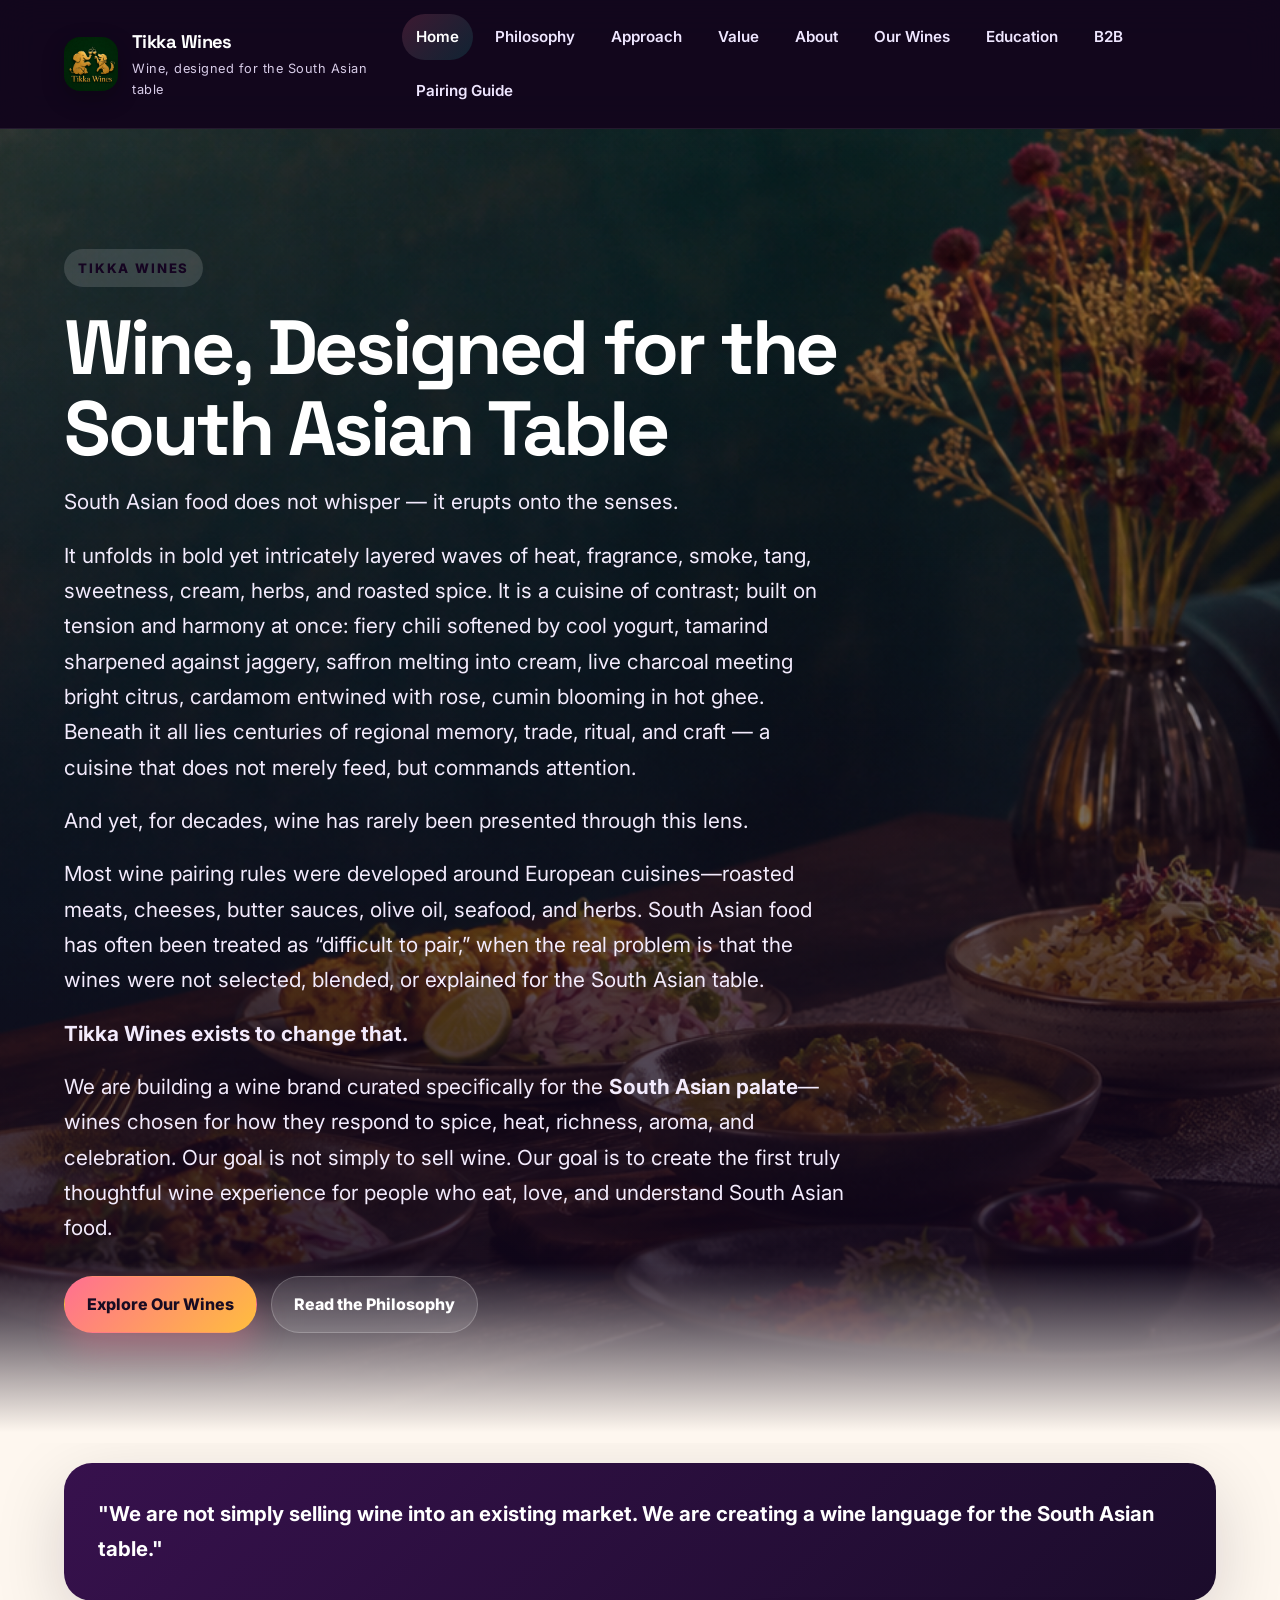
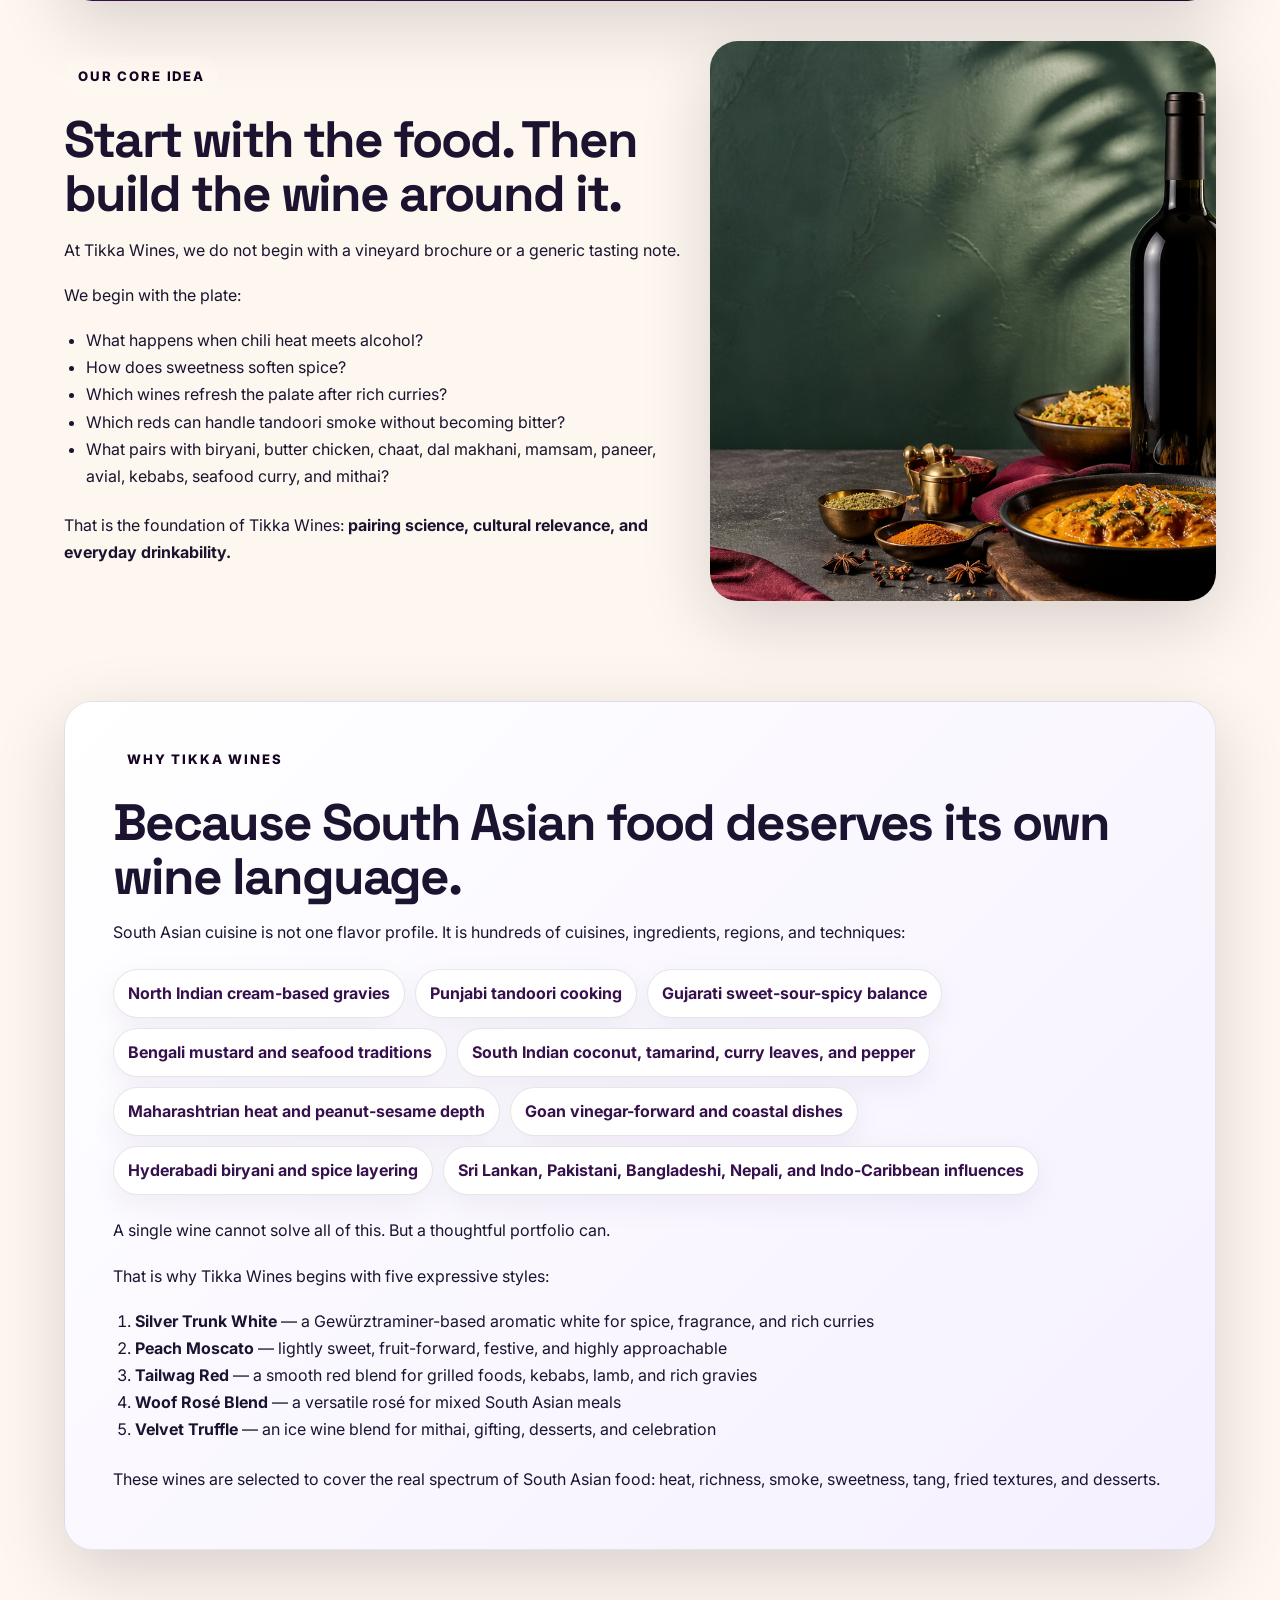
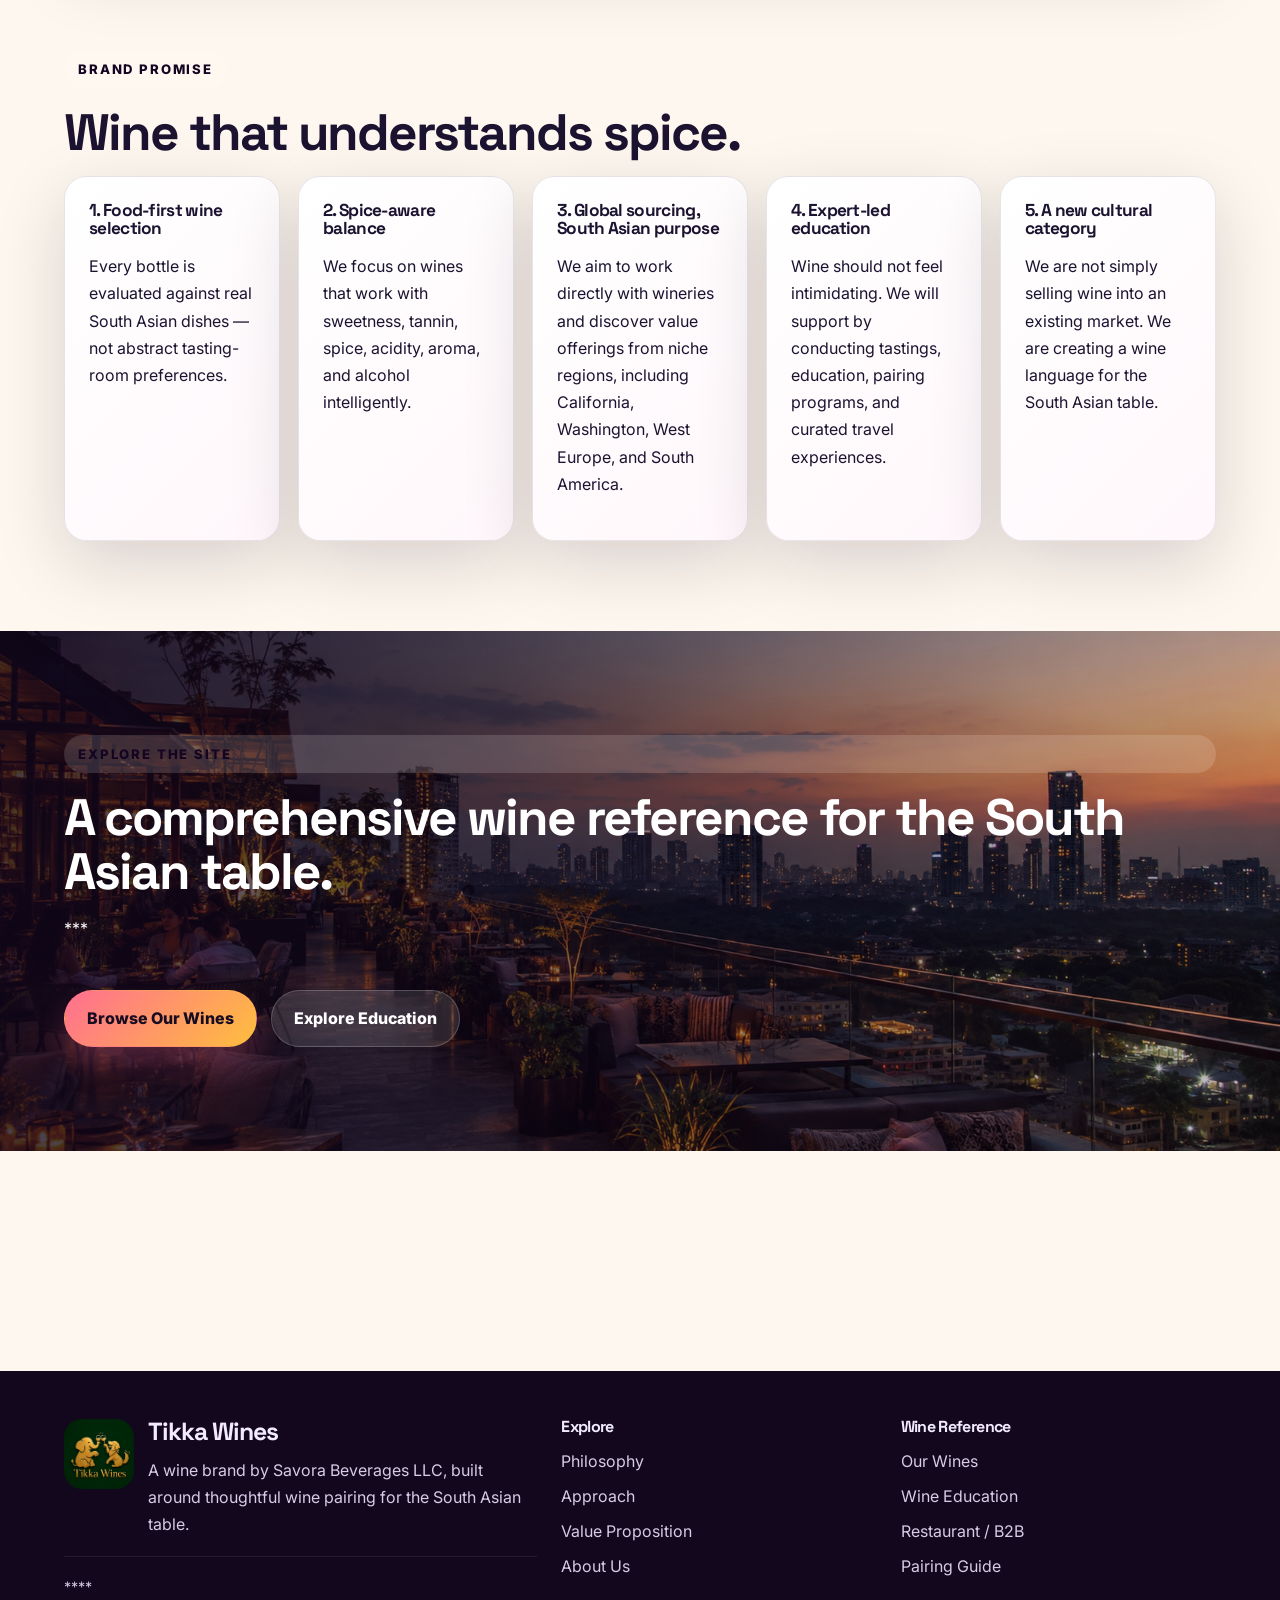
<file: index.html>
<!DOCTYPE html>
<html lang="en">
<head>
  <meta charset="UTF-8">
  <meta name="viewport" content="width=device-width, initial-scale=1.0">
  <title>Tikka Wines | Wine, Designed for the South Asian Table</title>
  <link rel="icon" type="image/x-icon" href="/assets/images/logo.png">
  <meta name="description" content="Tikka Wines is building a new wine language for the South Asian table.">
  <link rel="preconnect" href="https://fonts.googleapis.com"><link rel="preconnect" href="https://fonts.gstatic.com" crossorigin><link href="https://fonts.googleapis.com/css2?family=Inter:wght@400;500;600;700;800&family=Space+Grotesk:wght@500;700&display=swap" rel="stylesheet">
  <link rel="stylesheet" href="/styles.css">
</head>
<body>
  
<header class="site-header">
  <div class="nav-wrap">
    <a class="brand" href="/index.html">
      <img src="/assets/images/logo.png" alt="Tikka Wines logo">
      <div>
        <div class="brand-title">Tikka Wines</div>
        <small>Wine, designed for the South Asian table</small>
      </div>
    </a>
    <button class="nav-toggle" aria-label="Open menu">☰</button>
    <nav class="nav-links"><a href="/index.html" class="active">Home</a><a href="/philosophy.html" class="">Philosophy</a><a href="/approach.html" class="">Approach</a><a href="/value-proposition.html" class="">Value</a><a href="/about.html" class="">About</a><a href="/our-wines/" class="">Our Wines</a><a href="/education.html" class="">Education</a><a href="/restaurant-b2b.html" class="">B2B</a><a href="/pairing-guide.html" class="">Pairing Guide</a></nav>
  </div>
</header>

  <section class="hero" style="--hero-image:url('/assets/images/hero-food.png')">
    <div class="hero-inner">
      <span class="eyebrow">Tikka Wines</span>
      <h1>Wine, Designed for the South Asian Table</h1>
      <p class="lead">South Asian food does not whisper — it erupts onto the senses.</p>
      <p class="lead">It unfolds in bold yet intricately layered waves of heat, fragrance, smoke, tang, sweetness, cream, herbs, and roasted spice. It is a cuisine of contrast; built on tension and harmony at once: fiery chili softened by cool yogurt, tamarind sharpened against jaggery, saffron melting into cream, live charcoal meeting bright citrus, cardamom entwined with rose, cumin blooming in hot ghee. Beneath it all lies centuries of regional memory, trade, ritual, and craft — a cuisine that does not merely feed, but commands attention.</p>
      <p class="lead">And yet, for decades, wine has rarely been presented through this lens.</p>
      <p class="lead">Most wine pairing rules were developed around European cuisines—roasted meats, cheeses, butter sauces, olive oil, seafood, and herbs. South Asian food has often been treated as “difficult to pair,” when the real problem is that the wines were not selected, blended, or explained for the South Asian table.</p>
      <p class="lead"><strong>Tikka Wines exists to change that.</strong></p>
      <p class="lead">We are building a wine brand curated specifically for the <strong>South Asian palate</strong>—wines chosen for how they respond to spice, heat, richness, aroma, and celebration. Our goal is not simply to sell wine. Our goal is to create the first truly thoughtful wine experience for people who eat, love, and understand South Asian food.</p>
      <div class="hero-actions">
        <a class="btn btn-primary" href="/our-wines/">Explore Our Wines</a>
        <a class="btn btn-secondary" href="/philosophy.html">Read the Philosophy</a>
      </div>
    </div>
  </section>
  <div class="quote-strip"><blockquote>"We are not simply selling wine into an existing market. We are creating a wine language for the South Asian table."</blockquote></div>
  <main class="main">
<section class="page-section split-section">
  <div>
    <p class="eyebrow">Our Core Idea</p>
    <h2>Start with the food. Then build the wine around it.</h2>
    <p>At Tikka Wines, we do not begin with a vineyard brochure or a generic tasting note.</p>
    <p>We begin with the plate:</p>
    <ul class="bullet-list">
      <li>What happens when chili heat meets alcohol?</li>
      <li>How does sweetness soften spice?</li>
      <li>Which wines refresh the palate after rich curries?</li>
      <li>Which reds can handle tandoori smoke without becoming bitter?</li>
      <li>What pairs with biryani, butter chicken, chaat, dal makhani, mamsam, paneer, avial, kebabs, seafood curry, and mithai?</li>
    </ul>
    <p>That is the foundation of Tikka Wines: <strong>pairing science, cultural relevance, and everyday drinkability.</strong></p>
  </div>
  <div class="media-card tall" style="background-image:url('/assets/images/hero-stilllife.png')"></div>
</section>

<section class="page-section alt-section">
  <div class="section-inner">
    <p class="eyebrow">Why Tikka Wines</p>
    <h2>Because South Asian food deserves its own wine language.</h2>
    <p>South Asian cuisine is not one flavor profile. It is hundreds of cuisines, ingredients, regions, and techniques:</p>
    <div class="chip-grid">
      <span>North Indian cream-based gravies</span>
      <span>Punjabi tandoori cooking</span>
      <span>Gujarati sweet-sour-spicy balance</span>
      <span>Bengali mustard and seafood traditions</span>
      <span>South Indian coconut, tamarind, curry leaves, and pepper</span>
      <span>Maharashtrian heat and peanut-sesame depth</span>
      <span>Goan vinegar-forward and coastal dishes</span>
      <span>Hyderabadi biryani and spice layering</span>
      <span>Sri Lankan, Pakistani, Bangladeshi, Nepali, and Indo-Caribbean influences</span>
    </div>
    <p>A single wine cannot solve all of this. But a thoughtful portfolio can.</p>
    <p>That is why Tikka Wines begins with five expressive styles:</p>
    <ol class="number-list">
      <li><strong>Silver Trunk White</strong> — a Gewürztraminer-based aromatic white for spice, fragrance, and rich curries</li>
      <li><strong>Peach Moscato</strong> — lightly sweet, fruit-forward, festive, and highly approachable</li>
      <li><strong>Tailwag Red</strong> — a smooth red blend for grilled foods, kebabs, lamb, and rich gravies</li>
      <li><strong>Woof Rosé Blend</strong> — a versatile rosé for mixed South Asian meals</li>
      <li><strong>Velvet Truffle</strong> — an ice wine blend for mithai, gifting, desserts, and celebration</li>
    </ol>
    <p>These wines are selected to cover the real spectrum of South Asian food: heat, richness, smoke, sweetness, tang, fried textures, and desserts.</p>
  </div>
</section>

<section class="page-section">
  <p class="eyebrow">Brand Promise</p>
  <h2>Wine that understands spice.</h2>
  <div class="card-grid five">
    <article class="info-card"><h3>1. Food-first wine selection</h3><p>Every bottle is evaluated against real South Asian dishes — not abstract tasting-room preferences.</p></article>
    <article class="info-card"><h3>2. Spice-aware balance</h3><p>We focus on wines that work with sweetness, tannin, spice, acidity, aroma, and alcohol intelligently.</p></article>
    <article class="info-card"><h3>3. Global sourcing, South Asian purpose</h3><p>We aim to work directly with wineries and discover value offerings from niche regions, including California, Washington, West Europe, and South America.</p></article>
    <article class="info-card"><h3>4. Expert-led education</h3><p>Wine should not feel intimidating. We will support by conducting tastings, education, pairing programs, and curated travel experiences.</p></article>
    <article class="info-card"><h3>5. A new cultural category</h3><p>We are not simply selling wine into an existing market. We are creating a wine language for the South Asian table.</p></article>
  </div>
</section>

<section class="page-section image-band" style="--bg:url('/assets/images/hero-urban.png')">
  <div class="overlay-copy">
    <p class="eyebrow">Explore the site</p>
    <h2>A comprehensive wine reference for the South Asian table.</h2>
    <p>***</p>
    <div class="cta-row">
      <a class="btn btn-primary" href="/our-wines/">Browse Our Wines</a>
      <a class="btn btn-secondary" href="/education.html">Explore Education</a>
    </div>
  </div>
</section>

    <section class="page-section">
      <!--
      <p class="eyebrow">Authoritative Reference</p>
      <h2>This website is designed to function as both brand home and educational reference.</h2>
      <div class="banner-cards">
        <div class="stat-card"><strong>Brand Story</strong><p>Business motivation, philosophy, approach, and value proposition all live in dedicated pages.</p></div>
        <div class="stat-card"><strong>Wine Education</strong><p>Dedicated resources explain how wine behaves with spice, richness, aromatics, and the South Asian plate.</p></div>
        <div class="stat-card"><strong>Wine Reference</strong><p>Each wine has its own in-depth page covering origin, structure, pairings, and serving recommendations.</p></div>
      </div>
      -->
    </section>
  </main>
  
<footer class="footer">
  <div class="footer-inner">
    <div>
      <div class="footer-brand">
        <img src="/assets/images/logo.png" alt="Tikka Wines logo">
        <div>
          <h3>Tikka Wines</h3>
          <p>A wine brand by Savora Beverages LLC, built around thoughtful wine pairing for the South Asian table.</p>
        </div>
      </div>
      <p class="footer-note">****</p>
    </div>
    <div>
      <h4>Explore</h4>
      <a href="/philosophy.html">Philosophy</a>
      <a href="/approach.html">Approach</a>
      <a href="/value-proposition.html">Value Proposition</a>
      <a href="/about.html">About Us</a>
    </div>
    <div>
      <h4>Wine Reference</h4>
      <a href="/our-wines/">Our Wines</a>
      <a href="/education.html">Wine Education</a>
      <a href="/restaurant-b2b.html">Restaurant / B2B</a>
      <a href="/pairing-guide.html">Pairing Guide</a>
    </div>
  </div>
</footer>

  <script src="/script.js"></script>
</body>
</html>
</file>
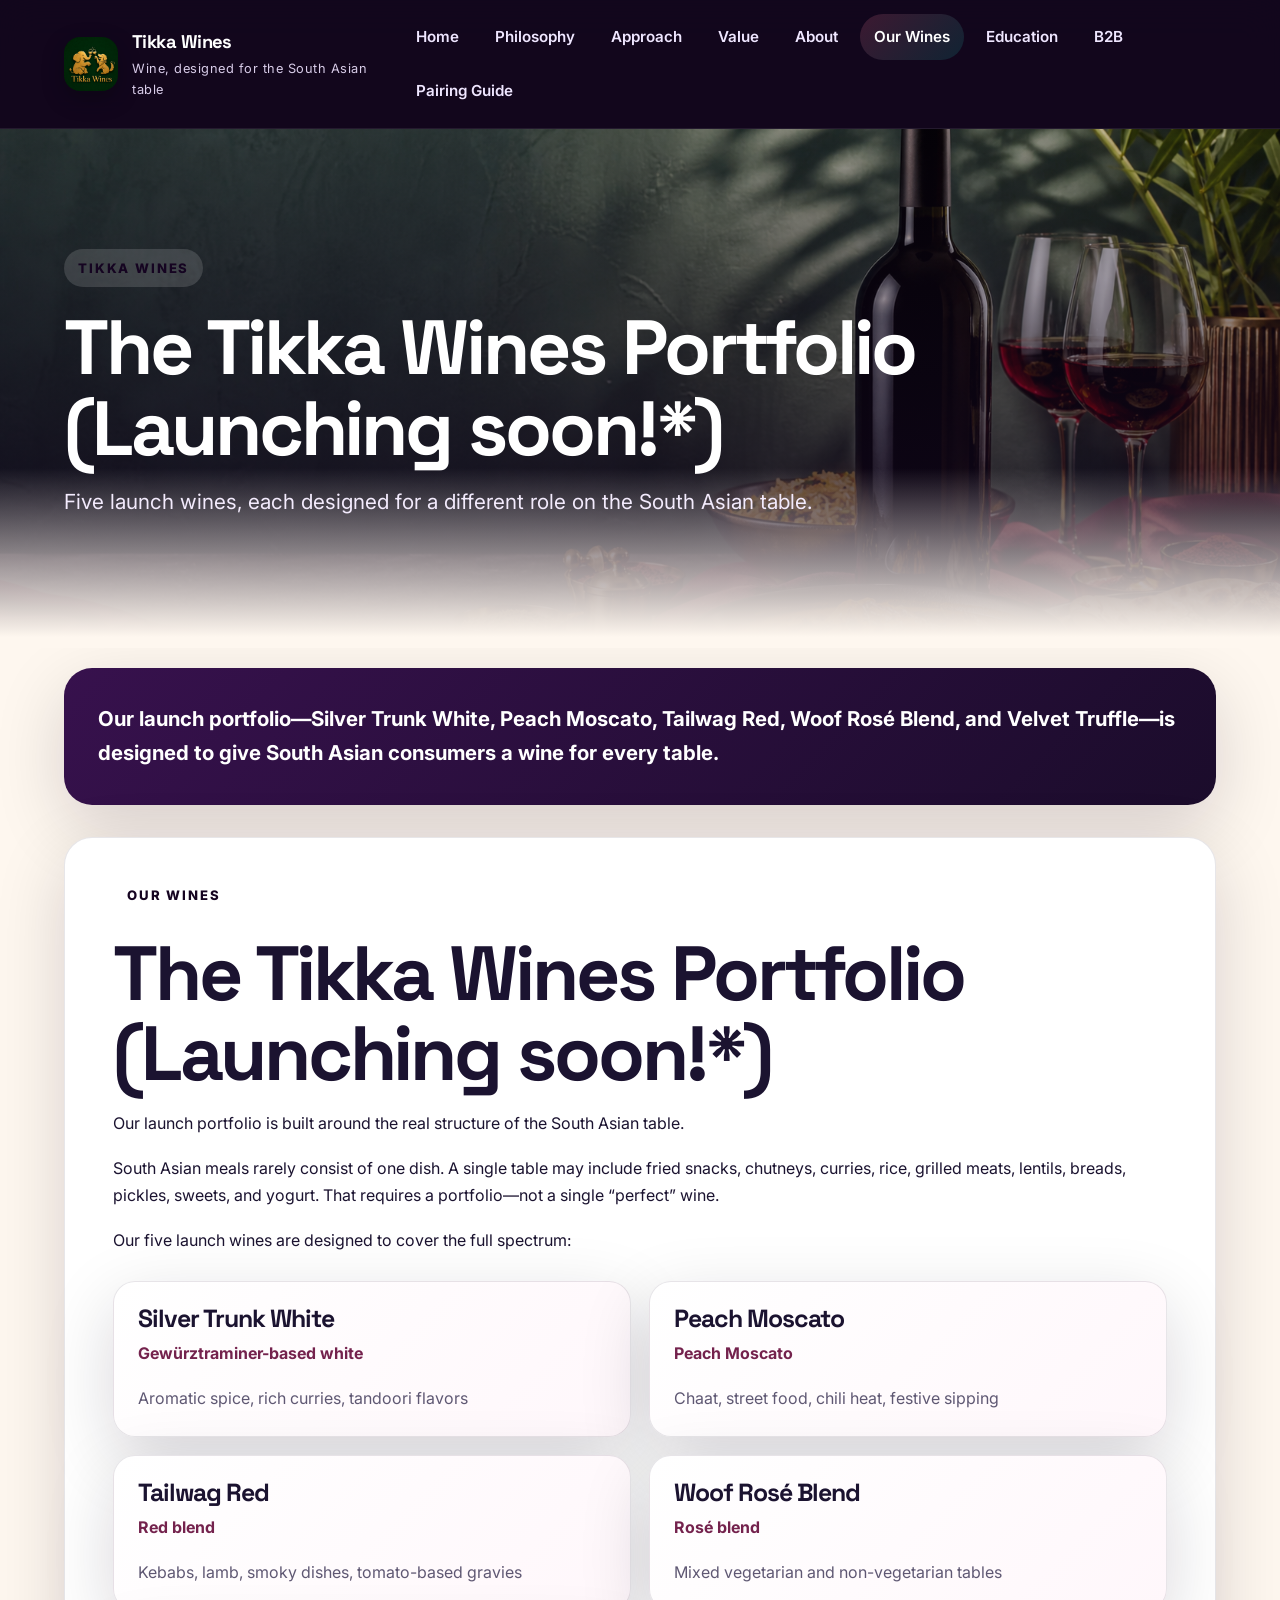
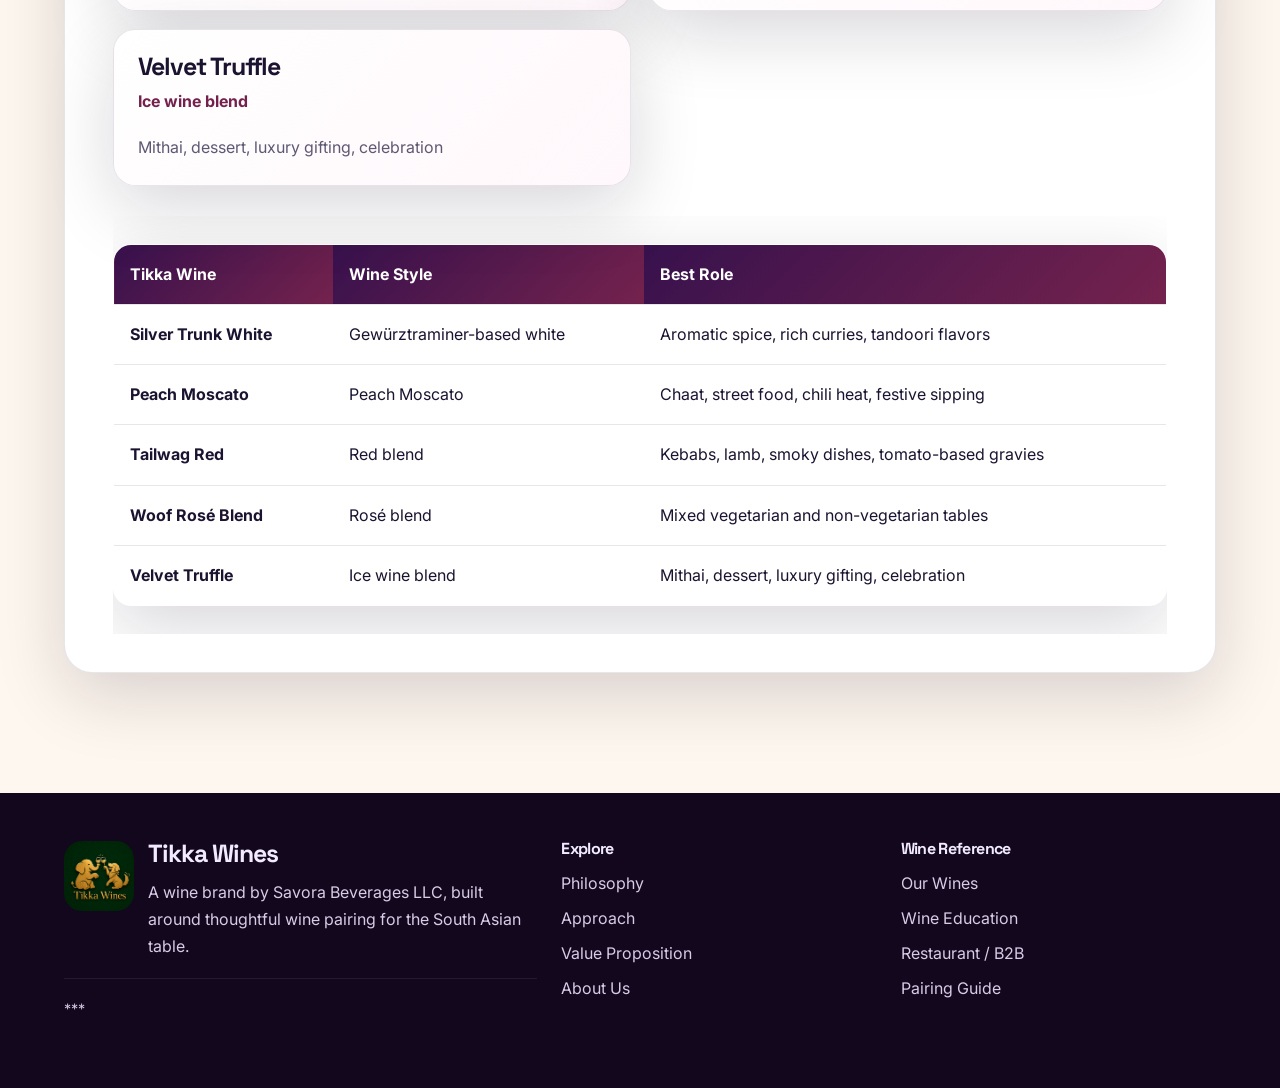
<file: our-wines/index.html>
<!DOCTYPE html>
<html lang="en">
<head>
  <meta charset="UTF-8">
  <meta name="viewport" content="width=device-width, initial-scale=1.0">
  <title>Our Wines | Tikka Wines</title>
  <link rel="icon" type="image/x-icon" href="/assets/images/logo.png">
  <meta name="description" content="Tikka Wines — wine, designed for the South Asian table.">
  <link rel="preconnect" href="https://fonts.googleapis.com"><link rel="preconnect" href="https://fonts.gstatic.com" crossorigin><link href="https://fonts.googleapis.com/css2?family=Inter:wght@400;500;600;700;800&family=Space+Grotesk:wght@500;700&display=swap" rel="stylesheet">
  <link rel="stylesheet" href="/styles.css">
</head>
<body>
  
<header class="site-header">
  <div class="nav-wrap">
    <a class="brand" href="/index.html">
      <img src="/assets/images/logo.png" alt="Tikka Wines logo">
      <div>
        <div class="brand-title">Tikka Wines</div>
        <small>Wine, designed for the South Asian table</small>
      </div>
    </a>
    <button class="nav-toggle" aria-label="Open menu">☰</button>
    <nav class="nav-links"><a href="/index.html" class="">Home</a><a href="/philosophy.html" class="">Philosophy</a><a href="/approach.html" class="">Approach</a><a href="/value-proposition.html" class="">Value</a><a href="/about.html" class="">About</a><a href="/our-wines/" class="active">Our Wines</a><a href="/education.html" class="">Education</a><a href="/restaurant-b2b.html" class="">B2B</a><a href="/pairing-guide.html" class="">Pairing Guide</a></nav>
  </div>
</header>

  <section class="hero small" style="--hero-image:url('/assets/images/hero-stilllife.png')">
    <div class="hero-inner">
      <span class="eyebrow">Tikka Wines</span>
      <h1>The Tikka Wines Portfolio (Launching soon!*)</h1>
      <p class="lead">Five launch wines, each designed for a different role on the South Asian table.</p>
    </div>
  </section>
  <div class="quote-strip"><blockquote>Our launch portfolio—Silver Trunk White, Peach Moscato, Tailwag Red, Woof Rosé Blend, and Velvet Truffle—is designed to give South Asian consumers a wine for every table.</blockquote></div>
  <main class="main">
    <div class="longform">
      <article>
<p class="eyebrow">Our Wines</p>
<h1>The Tikka Wines Portfolio (Launching soon!*)</h1>
<p>Our launch portfolio is built around the real structure of the South Asian table.</p>
<p>South Asian meals rarely consist of one dish. A single table may include fried snacks, chutneys, curries, rice, grilled meats, lentils, breads, pickles, sweets, and yogurt. That requires a portfolio—not a single “perfect” wine.</p>
<p>Our five launch wines are designed to cover the full spectrum:</p>
<div class="wine-cards">
  <a class="wine-card" href="/our-wines/silver-trunk-white.html"><h3>Silver Trunk White</h3><p>Gewürztraminer-based white</p><span>Aromatic spice, rich curries, tandoori flavors</span></a>
  <a class="wine-card" href="/our-wines/peach-moscato.html"><h3>Peach Moscato</h3><p>Peach Moscato</p><span>Chaat, street food, chili heat, festive sipping</span></a>
  <a class="wine-card" href="/our-wines/tailwag-red.html"><h3>Tailwag Red</h3><p>Red blend</p><span>Kebabs, lamb, smoky dishes, tomato-based gravies</span></a>
  <a class="wine-card" href="/our-wines/woof-rose-blend.html"><h3>Woof Rosé Blend</h3><p>Rosé blend</p><span>Mixed vegetarian and non-vegetarian tables</span></a>
  <a class="wine-card" href="/our-wines/velvet-truffle.html"><h3>Velvet Truffle</h3><p>Ice wine blend</p><span>Mithai, dessert, luxury gifting, celebration</span></a>
</div>
<div class="table-wrap">
<table class="styled-table">
<thead><tr><th>Tikka Wine</th><th>Wine Style</th><th>Best Role</th></tr></thead>
<tbody>
<tr><td><strong>Silver Trunk White</strong></td><td>Gewürztraminer-based white</td><td>Aromatic spice, rich curries, tandoori flavors</td></tr>
<tr><td><strong>Peach Moscato</strong></td><td>Peach Moscato</td><td>Chaat, street food, chili heat, festive sipping</td></tr>
<tr><td><strong>Tailwag Red</strong></td><td>Red blend</td><td>Kebabs, lamb, smoky dishes, tomato-based gravies</td></tr>
<tr><td><strong>Woof Rosé Blend</strong></td><td>Rosé blend</td><td>Mixed vegetarian and non-vegetarian tables</td></tr>
<tr><td><strong>Velvet Truffle</strong></td><td>Ice wine blend</td><td>Mithai, dessert, luxury gifting, celebration</td></tr>
</tbody></table>
  </div>
</article>
    </div>
  </main>
  
<footer class="footer">
  <div class="footer-inner">
    <div>
      <div class="footer-brand">
        <img src="/assets/images/logo.png" alt="Tikka Wines logo">
        <div>
          <h3>Tikka Wines</h3>
          <p>A wine brand by Savora Beverages LLC, built around thoughtful wine pairing for the South Asian table.</p>
        </div>
      </div>
      <p class="footer-note">***</p>
    </div>
    <div>
      <h4>Explore</h4>
      <a href="/philosophy.html">Philosophy</a>
      <a href="/approach.html">Approach</a>
      <a href="/value-proposition.html">Value Proposition</a>
      <a href="/about.html">About Us</a>
    </div>
    <div>
      <h4>Wine Reference</h4>
      <a href="/our-wines/">Our Wines</a>
      <a href="/education.html">Wine Education</a>
      <a href="/restaurant-b2b.html">Restaurant / B2B</a>
      <a href="/pairing-guide.html">Pairing Guide</a>
    </div>
  </div>
</footer>

  <script src="/script.js"></script>
</body>
</html>
</file>
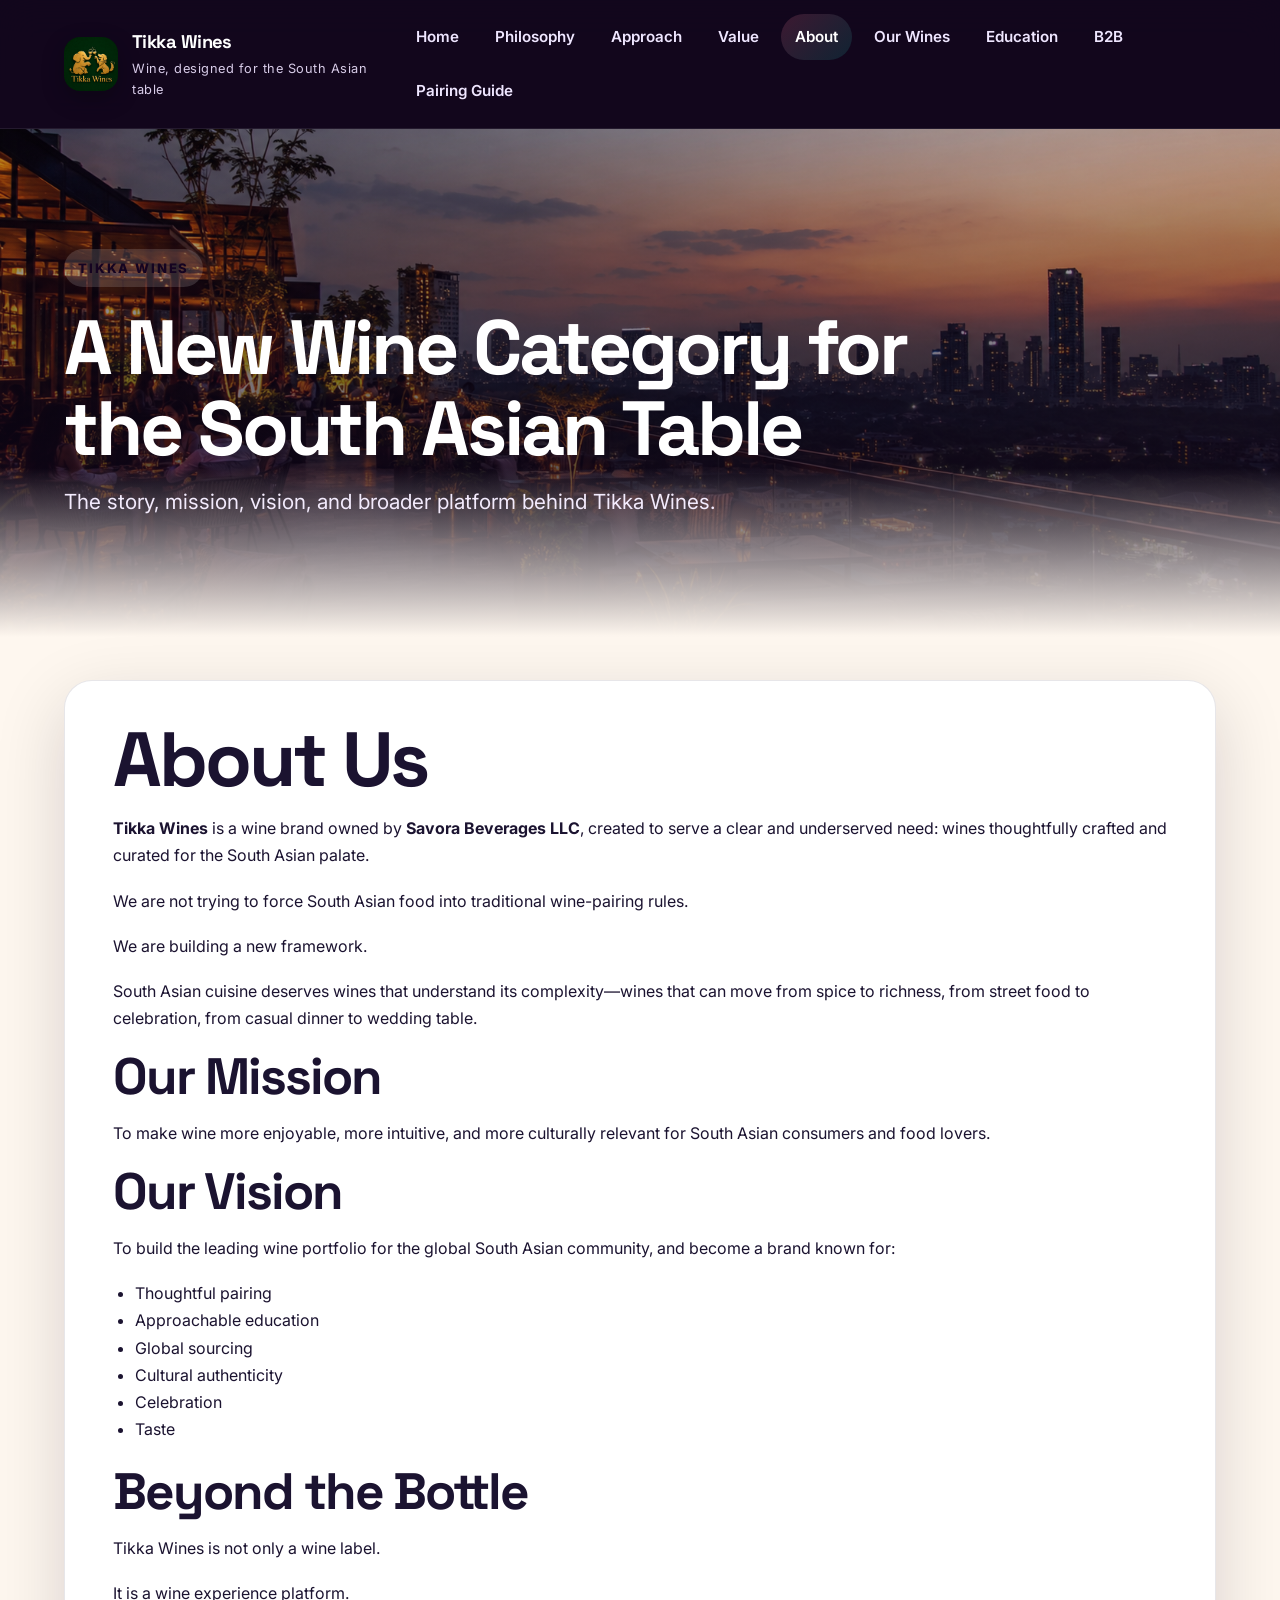
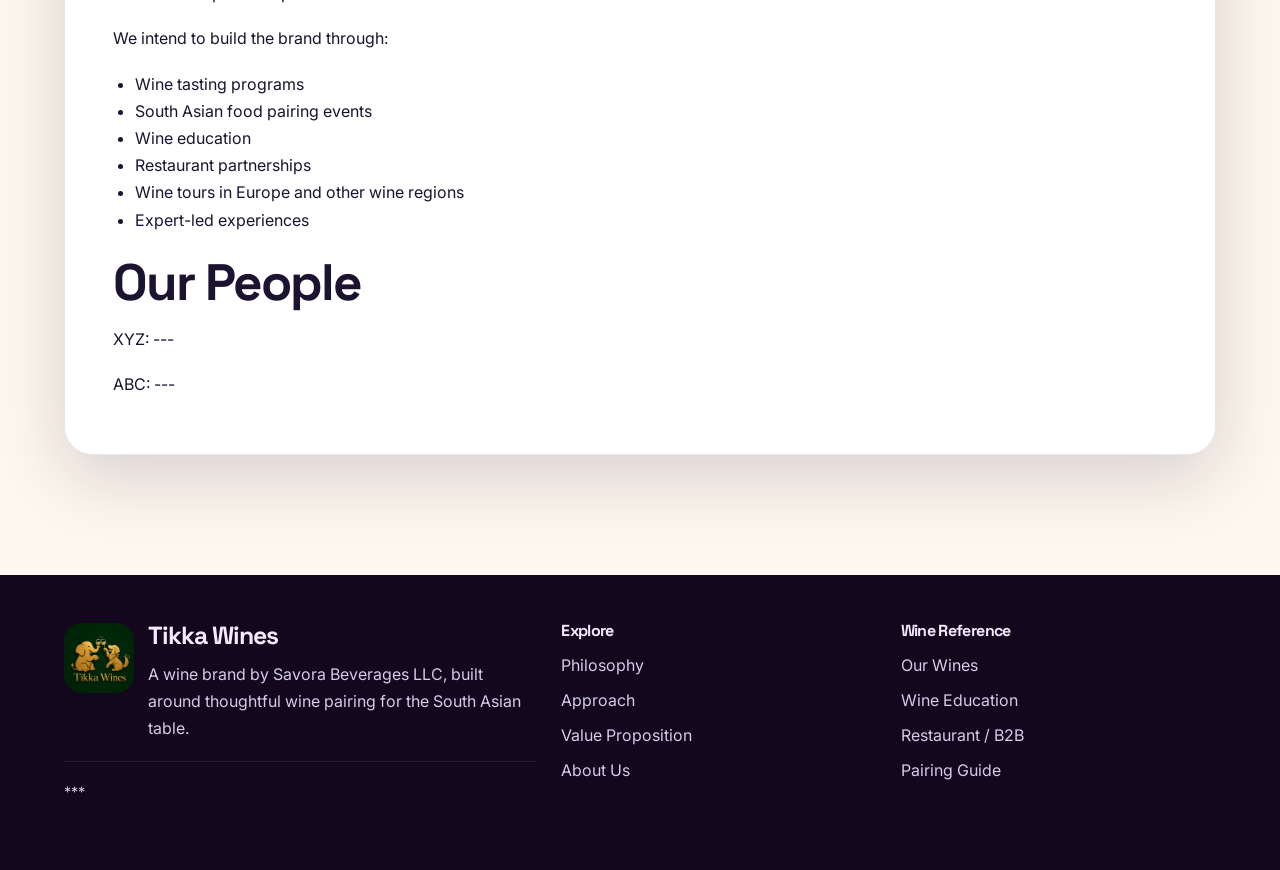
<file: about.html>
<!DOCTYPE html>
<html lang="en">
<head>
  <meta charset="UTF-8"> 
  <meta name="viewport" content="width=device-width, initial-scale=1.0">
  <title>About Us | Tikka Wines</title>
  <meta name="description" content="Tikka Wines — wine, designed for the South Asian table.">
  <link rel="preconnect" href="https://fonts.googleapis.com"><link rel="preconnect" href="https://fonts.gstatic.com" crossorigin><link href="https://fonts.googleapis.com/css2?family=Inter:wght@400;500;600;700;800&family=Space+Grotesk:wght@500;700&display=swap" rel="stylesheet">
  <link rel="stylesheet" href="/styles.css">
</head>
<body>
  
<header class="site-header">
  <div class="nav-wrap">
    <a class="brand" href="/index.html">
      <img src="/assets/images/logo.png" alt="Tikka Wines logo">
      <div>
        <div class="brand-title">Tikka Wines</div>
        <small>Wine, designed for the South Asian table</small>
      </div>
    </a>
    <button class="nav-toggle" aria-label="Open menu">☰</button>
    <nav class="nav-links"><a href="/index.html" class="">Home</a><a href="/philosophy.html" class="">Philosophy</a><a href="/approach.html" class="">Approach</a><a href="/value-proposition.html" class="">Value</a><a href="/about.html" class="active">About</a><a href="/our-wines/" class="">Our Wines</a><a href="/education.html" class="">Education</a><a href="/restaurant-b2b.html" class="">B2B</a><a href="/pairing-guide.html" class="">Pairing Guide</a></nav>
  </div>
</header>

  <section class="hero small" style="--hero-image:url('/assets/images/hero-urban.png')">
    <div class="hero-inner">
      <span class="eyebrow">Tikka Wines</span>
      <h1>A New Wine Category for the South Asian Table</h1>
      <p class="lead">The story, mission, vision, and broader platform behind Tikka Wines.</p>
    </div>
  </section>
  
  <main class="main">
    <div class="longform">
      <article>
<!-- <p class="eyebrow">About Us</p> -->
<!--<h1>A New Wine Category for the South Asian Table</h1> -->
<h1>About Us</h1> 
<p><strong>Tikka Wines</strong> is a wine brand owned by <strong>Savora Beverages LLC</strong>, created to serve a clear and underserved need: wines thoughtfully crafted and curated for the South Asian palate.</p>
<p>We are not trying to force South Asian food into traditional wine-pairing rules.</p>
<p>We are building a new framework.</p>
<p>South Asian cuisine deserves wines that understand its complexity—wines that can move from spice to richness, from street food to celebration, from casual dinner to wedding table.</p>
<h2>Our Mission</h2>
<p>To make wine more enjoyable, more intuitive, and more culturally relevant for South Asian consumers and food lovers.</p>
<h2>Our Vision</h2>
<p>To build the leading wine portfolio for the global South Asian community, and become a brand known for:</p>
<ul class="bullet-list">
<li>Thoughtful pairing</li>
<li>Approachable education</li>
<li>Global sourcing</li>
<li>Cultural authenticity</li>
<li>Celebration</li>
<li>Taste</li>
</ul>
<h2>Beyond the Bottle</h2>
<p>Tikka Wines is not only a wine label.</p>
<p>It is a wine experience platform.</p>
<p>We intend to build the brand through:</p>
<ul class="bullet-list">
<li>Wine tasting programs</li>
<li>South Asian food pairing events</li>
<li>Wine education</li>
<li>Restaurant partnerships</li>
<li>Wine tours in Europe and other wine regions</li>
<li>Expert-led experiences</li>
</ul>
<h2>Our People</h2>
<p>XYZ: ---</p>
<p>ABC: ---</p>
<p></p>
</article>
    </div>
  </main>
  
<footer class="footer">
  <div class="footer-inner">
    <div>
      <div class="footer-brand">
        <img src="/assets/images/logo.png" alt="Tikka Wines logo">
        <div>
          <h3>Tikka Wines</h3>
          <p>A wine brand by Savora Beverages LLC, built around thoughtful wine pairing for the South Asian table.</p>
        </div>
      </div>
      <p class="footer-note">***</p>
    </div>
    <div>
      <h4>Explore</h4>
      <a href="/philosophy.html">Philosophy</a>
      <a href="/approach.html">Approach</a>
      <a href="/value-proposition.html">Value Proposition</a>
      <a href="/about.html">About Us</a>
    </div>
    <div>
      <h4>Wine Reference</h4>
      <a href="/our-wines/">Our Wines</a>
      <a href="/education.html">Wine Education</a>
      <a href="/restaurant-b2b.html">Restaurant / B2B</a>
      <a href="/pairing-guide.html">Pairing Guide</a>
    </div>
  </div>
</footer>

  <script src="/script.js"></script>
</body>
</html>
</file>
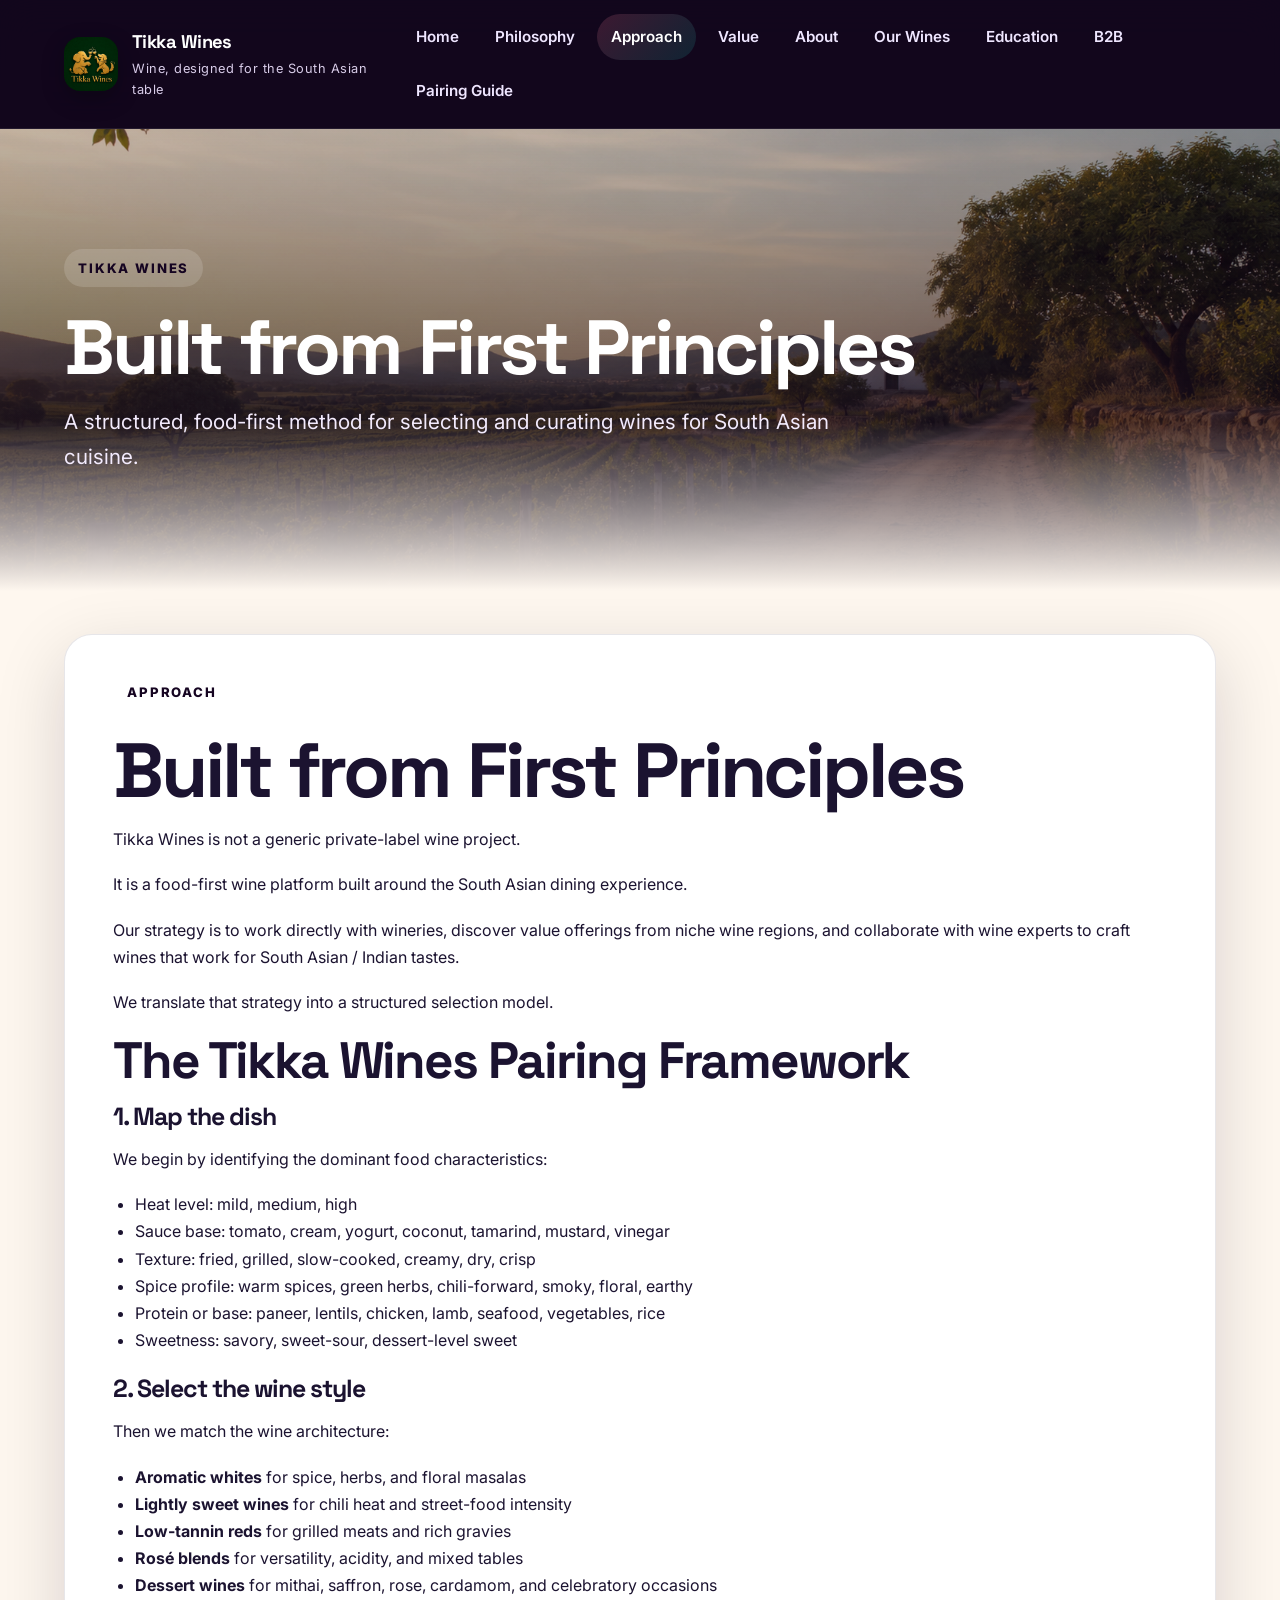
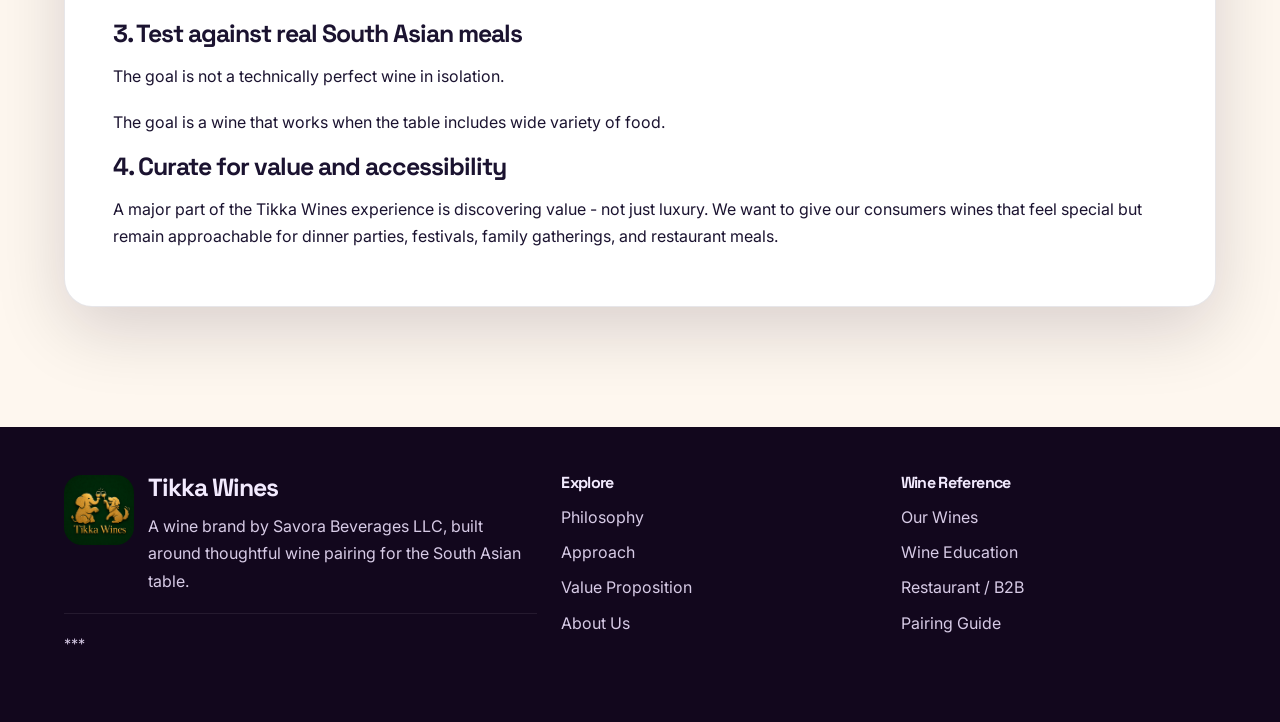
<file: approach.html>
<!DOCTYPE html>
<html lang="en">
<head>
  <meta charset="UTF-8">
  <meta name="viewport" content="width=device-width, initial-scale=1.0">
  <title>Approach | Tikka Wines</title>
  <meta name="description" content="Tikka Wines — wine, designed for the South Asian table.">
  <link rel="preconnect" href="https://fonts.googleapis.com"><link rel="preconnect" href="https://fonts.gstatic.com" crossorigin><link href="https://fonts.googleapis.com/css2?family=Inter:wght@400;500;600;700;800&family=Space+Grotesk:wght@500;700&display=swap" rel="stylesheet">
  <link rel="stylesheet" href="/styles.css">
</head>
<body>
  
<header class="site-header">
  <div class="nav-wrap">
    <a class="brand" href="/index.html">
      <img src="/assets/images/logo.png" alt="Tikka Wines logo">
      <div>
        <div class="brand-title">Tikka Wines</div>
        <small>Wine, designed for the South Asian table</small>
      </div>
    </a>
    <button class="nav-toggle" aria-label="Open menu">☰</button>
    <nav class="nav-links"><a href="/index.html" class="">Home</a><a href="/philosophy.html" class="">Philosophy</a><a href="/approach.html" class="active">Approach</a><a href="/value-proposition.html" class="">Value</a><a href="/about.html" class="">About</a><a href="/our-wines/" class="">Our Wines</a><a href="/education.html" class="">Education</a><a href="/restaurant-b2b.html" class="">B2B</a><a href="/pairing-guide.html" class="">Pairing Guide</a></nav>
  </div>
</header>

  <section class="hero small" style="--hero-image:url('/assets/images/hero-rural.png')">
    <div class="hero-inner">
      <span class="eyebrow">Tikka Wines</span>
      <h1>Built from First Principles</h1>
      <p class="lead">A structured, food-first method for selecting and curating wines for South Asian cuisine.</p>
    </div>
  </section>
  
  <main class="main">
    <div class="longform">
      <article>
<p class="eyebrow">Approach</p>
<h1>Built from First Principles</h1>
<p>Tikka Wines is not a generic private-label wine project.</p>
<p>It is a food-first wine platform built around the South Asian dining experience.</p>
<p>Our strategy is to work directly with wineries, discover value offerings from niche wine regions, and collaborate with wine experts to craft wines that work for South Asian / Indian tastes.</p>
<p>We translate that strategy into a structured selection model.</p>

<h2>The Tikka Wines Pairing Framework</h2>
<h3>1. Map the dish</h3>
<p>We begin by identifying the dominant food characteristics:</p>
<ul class="bullet-list">
<li>Heat level: mild, medium, high</li>
<li>Sauce base: tomato, cream, yogurt, coconut, tamarind, mustard, vinegar</li>
<li>Texture: fried, grilled, slow-cooked, creamy, dry, crisp</li>
<li>Spice profile: warm spices, green herbs, chili-forward, smoky, floral, earthy</li>
<li>Protein or base: paneer, lentils, chicken, lamb, seafood, vegetables, rice</li>
<li>Sweetness: savory, sweet-sour, dessert-level sweet</li>
</ul>
<h3>2. Select the wine style</h3>
<p>Then we match the wine architecture:</p>
<ul class="bullet-list">
<li><strong>Aromatic whites</strong> for spice, herbs, and floral masalas</li>
<li><strong>Lightly sweet wines</strong> for chili heat and street-food intensity</li>
<li><strong>Low-tannin reds</strong> for grilled meats and rich gravies</li>
<li><strong>Rosé blends</strong> for versatility, acidity, and mixed tables</li>
<li><strong>Dessert wines</strong> for mithai, saffron, rose, cardamom, and celebratory occasions</li>
</ul>
<h3>3. Test against real South Asian meals</h3>
<p>The goal is not a technically perfect wine in isolation.</p>
<p>The goal is a wine that works when the table includes wide variety of food. </p>
<!--
<ul class="bullet-list two-col">
<li>Butter chicken</li><li>Paneer tikka</li><li>Lamb rogan josh</li><li>Dal makhani</li><li>Chole</li><li>Samosa chaat</li><li>Biryani</li><li>Fish curry</li><li>Dosa</li><li>Chicken 65</li><li>Gulab jamun</li><li>Rasmalai</li>
</ul>
-->
<h3>4. Curate for value and accessibility</h3>
<p>A major part of the Tikka Wines experience is discovering value - not just luxury. We want to give our consumers wines that feel special but remain approachable for dinner parties, festivals, family gatherings, and restaurant meals.</p>
<!-- <p>Your business description specifically identifies value creation through direct winery relationships and niche regions across California, Washington, Europe, and South America.</p> -->
</article>
    </div>
  </main>
  
<footer class="footer">
  <div class="footer-inner">
    <div>
      <div class="footer-brand">
        <img src="/assets/images/logo.png" alt="Tikka Wines logo">
        <div>
          <h3>Tikka Wines</h3>
          <p>A wine brand by Savora Beverages LLC, built around thoughtful wine pairing for the South Asian table.</p>
        </div>
      </div>
      <p class="footer-note">***</p>
    </div>
    <div>
      <h4>Explore</h4>
      <a href="/philosophy.html">Philosophy</a>
      <a href="/approach.html">Approach</a>
      <a href="/value-proposition.html">Value Proposition</a>
      <a href="/about.html">About Us</a>
    </div>
    <div>
      <h4>Wine Reference</h4>
      <a href="/our-wines/">Our Wines</a>
      <a href="/education.html">Wine Education</a>
      <a href="/restaurant-b2b.html">Restaurant / B2B</a>
      <a href="/pairing-guide.html">Pairing Guide</a>
    </div>
  </div>
</footer>

  <script src="/script.js"></script>
</body>
</html>
</file>
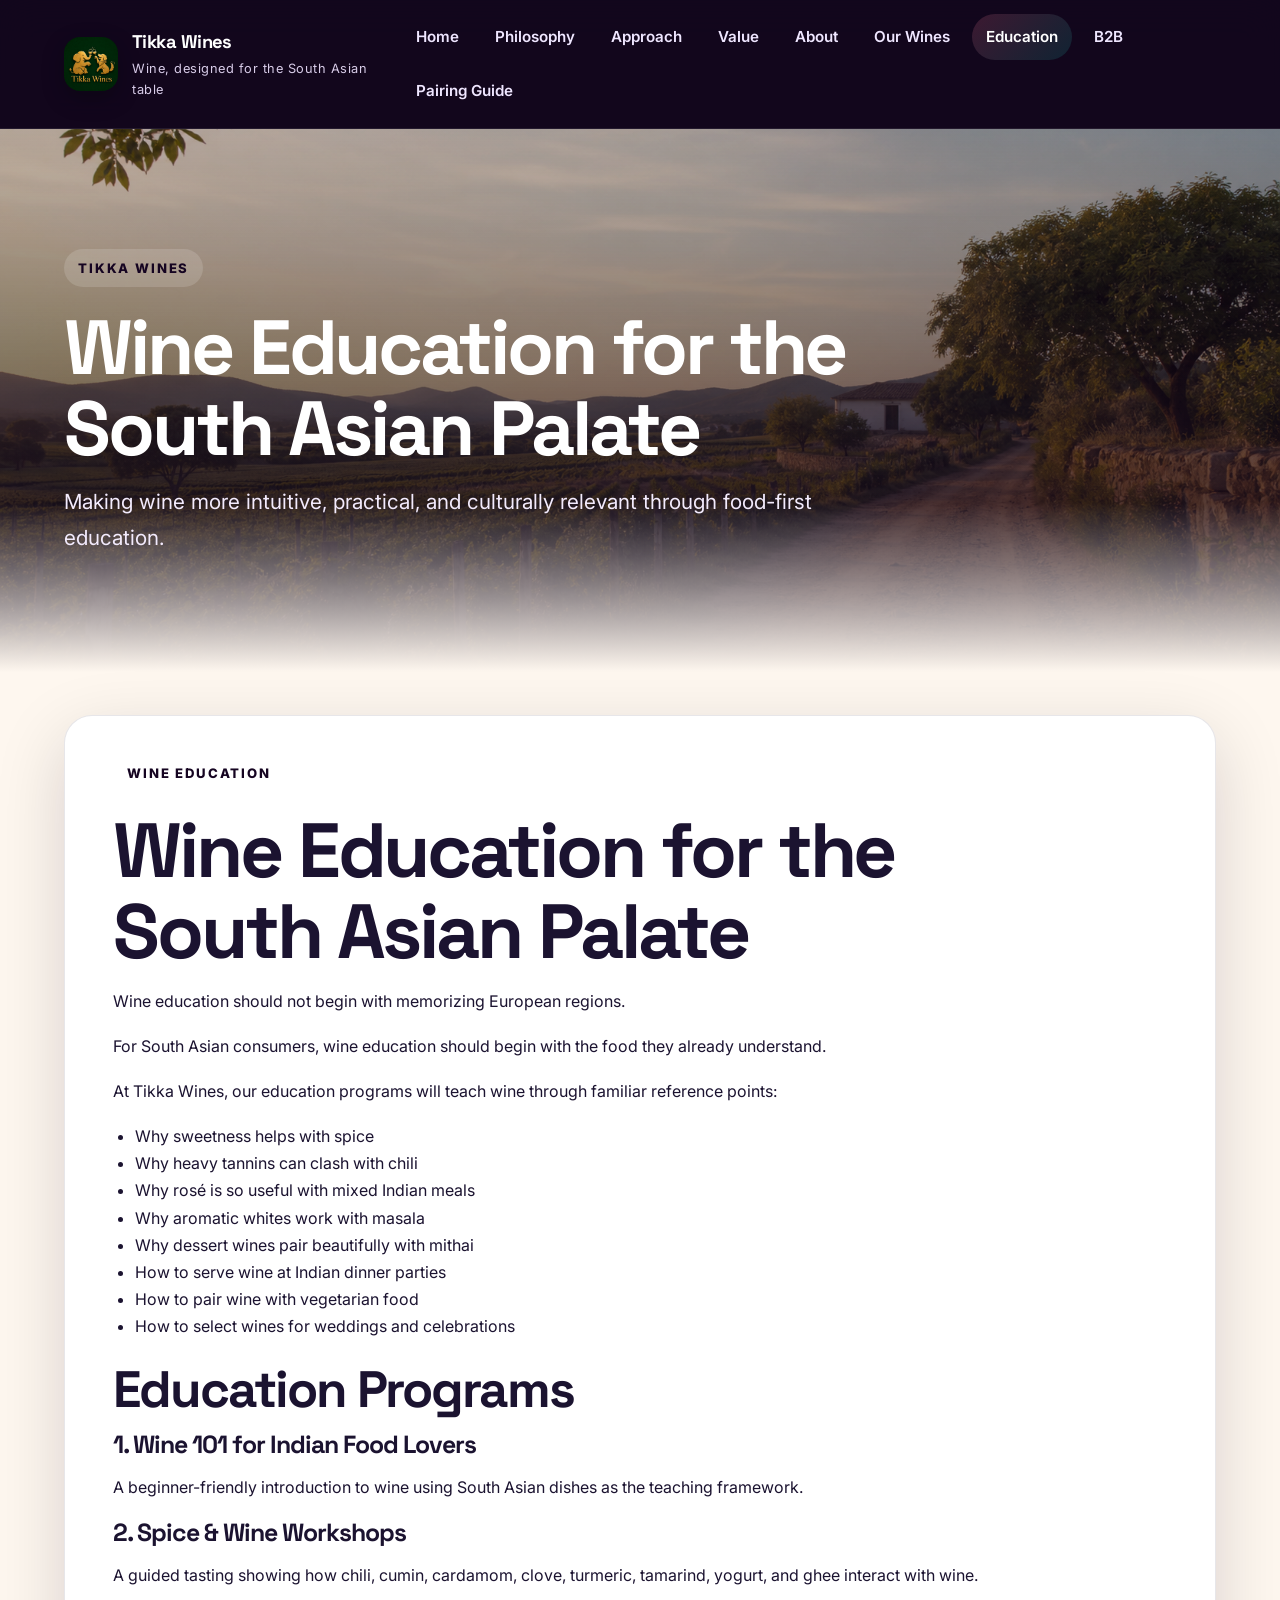
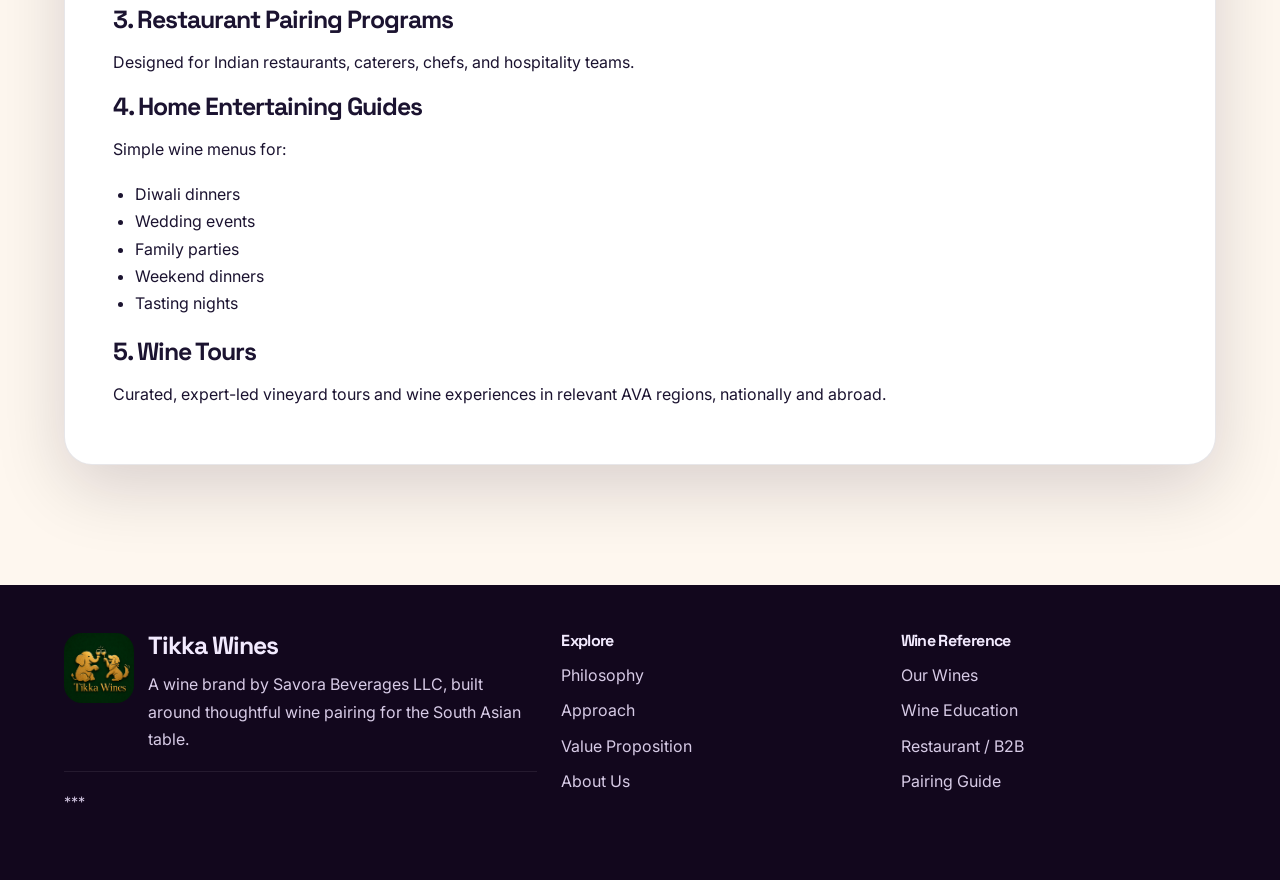
<file: education.html>
<!DOCTYPE html>
<html lang="en">
<head>
  <meta charset="UTF-8">
  <meta name="viewport" content="width=device-width, initial-scale=1.0">
  <title>Wine Education | Tikka Wines</title>
  <meta name="description" content="Tikka Wines — wine, designed for the South Asian table.">
  <link rel="preconnect" href="https://fonts.googleapis.com"><link rel="preconnect" href="https://fonts.gstatic.com" crossorigin><link href="https://fonts.googleapis.com/css2?family=Inter:wght@400;500;600;700;800&family=Space+Grotesk:wght@500;700&display=swap" rel="stylesheet">
  <link rel="stylesheet" href="/styles.css">
</head>
<body>
  
<header class="site-header">
  <div class="nav-wrap">
    <a class="brand" href="/index.html">
      <img src="/assets/images/logo.png" alt="Tikka Wines logo">
      <div>
        <div class="brand-title">Tikka Wines</div>
        <small>Wine, designed for the South Asian table</small>
      </div>
    </a>
    <button class="nav-toggle" aria-label="Open menu">☰</button>
    <nav class="nav-links"><a href="/index.html" class="">Home</a><a href="/philosophy.html" class="">Philosophy</a><a href="/approach.html" class="">Approach</a><a href="/value-proposition.html" class="">Value</a><a href="/about.html" class="">About</a><a href="/our-wines/" class="">Our Wines</a><a href="/education.html" class="active">Education</a><a href="/restaurant-b2b.html" class="">B2B</a><a href="/pairing-guide.html" class="">Pairing Guide</a></nav>
  </div>
</header>

  <section class="hero small" style="--hero-image:url('/assets/images/hero-rural.png')">
    <div class="hero-inner">
      <span class="eyebrow">Tikka Wines</span>
      <h1>Wine Education for the South Asian Palate</h1>
      <p class="lead">Making wine more intuitive, practical, and culturally relevant through food-first education.</p>
    </div>
  </section>
  
  <main class="main">
    <div class="longform">
      <article>
<p class="eyebrow">Wine Education</p>
<h1>Wine Education for the South Asian Palate</h1>
<p>Wine education should not begin with memorizing European regions.</p>
<p>For South Asian consumers, wine education should begin with the food they already understand.</p>
<p>At Tikka Wines, our education programs will teach wine through familiar reference points:</p>
<ul class="bullet-list">
<li>Why sweetness helps with spice</li>
<li>Why heavy tannins can clash with chili</li>
<li>Why rosé is so useful with mixed Indian meals</li>
<li>Why aromatic whites work with masala</li>
<li>Why dessert wines pair beautifully with mithai</li>
<li>How to serve wine at Indian dinner parties</li>
<li>How to pair wine with vegetarian food</li>
<li>How to select wines for weddings and celebrations</li>
</ul>
<h2>Education Programs</h2>
<h3>1. Wine 101 for Indian Food Lovers</h3>
<p>A beginner-friendly introduction to wine using South Asian dishes as the teaching framework.</p>
<h3>2. Spice &amp; Wine Workshops</h3>
<p>A guided tasting showing how chili, cumin, cardamom, clove, turmeric, tamarind, yogurt, and ghee interact with wine.</p>
<h3>3. Restaurant Pairing Programs</h3>
<p>Designed for Indian restaurants, caterers, chefs, and hospitality teams.</p>
<h3>4. Home Entertaining Guides</h3>
<p>Simple wine menus for:</p>
<ul class="bullet-list">
<li>Diwali dinners</li>
<li>Wedding events</li>
<li>Family parties</li>
<li>Weekend dinners</li>
<li>Tasting nights</li>
</ul>
<h3>5. Wine Tours</h3>
<p>Curated, expert-led vineyard tours and wine experiences in relevant AVA regions, nationally and abroad.</p>
</article>
    </div>
  </main>
  
<footer class="footer">
  <div class="footer-inner">
    <div>
      <div class="footer-brand">
        <img src="/assets/images/logo.png" alt="Tikka Wines logo">
        <div>
          <h3>Tikka Wines</h3>
          <p>A wine brand by Savora Beverages LLC, built around thoughtful wine pairing for the South Asian table.</p>
        </div>
      </div>
      <p class="footer-note">***</p>
    </div>
    <div>
      <h4>Explore</h4>
      <a href="/philosophy.html">Philosophy</a>
      <a href="/approach.html">Approach</a>
      <a href="/value-proposition.html">Value Proposition</a>
      <a href="/about.html">About Us</a>
    </div>
    <div>
      <h4>Wine Reference</h4>
      <a href="/our-wines/">Our Wines</a>
      <a href="/education.html">Wine Education</a>
      <a href="/restaurant-b2b.html">Restaurant / B2B</a>
      <a href="/pairing-guide.html">Pairing Guide</a>
    </div>
  </div>
</footer>

  <script src="/script.js"></script>
</body>
</html>
</file>
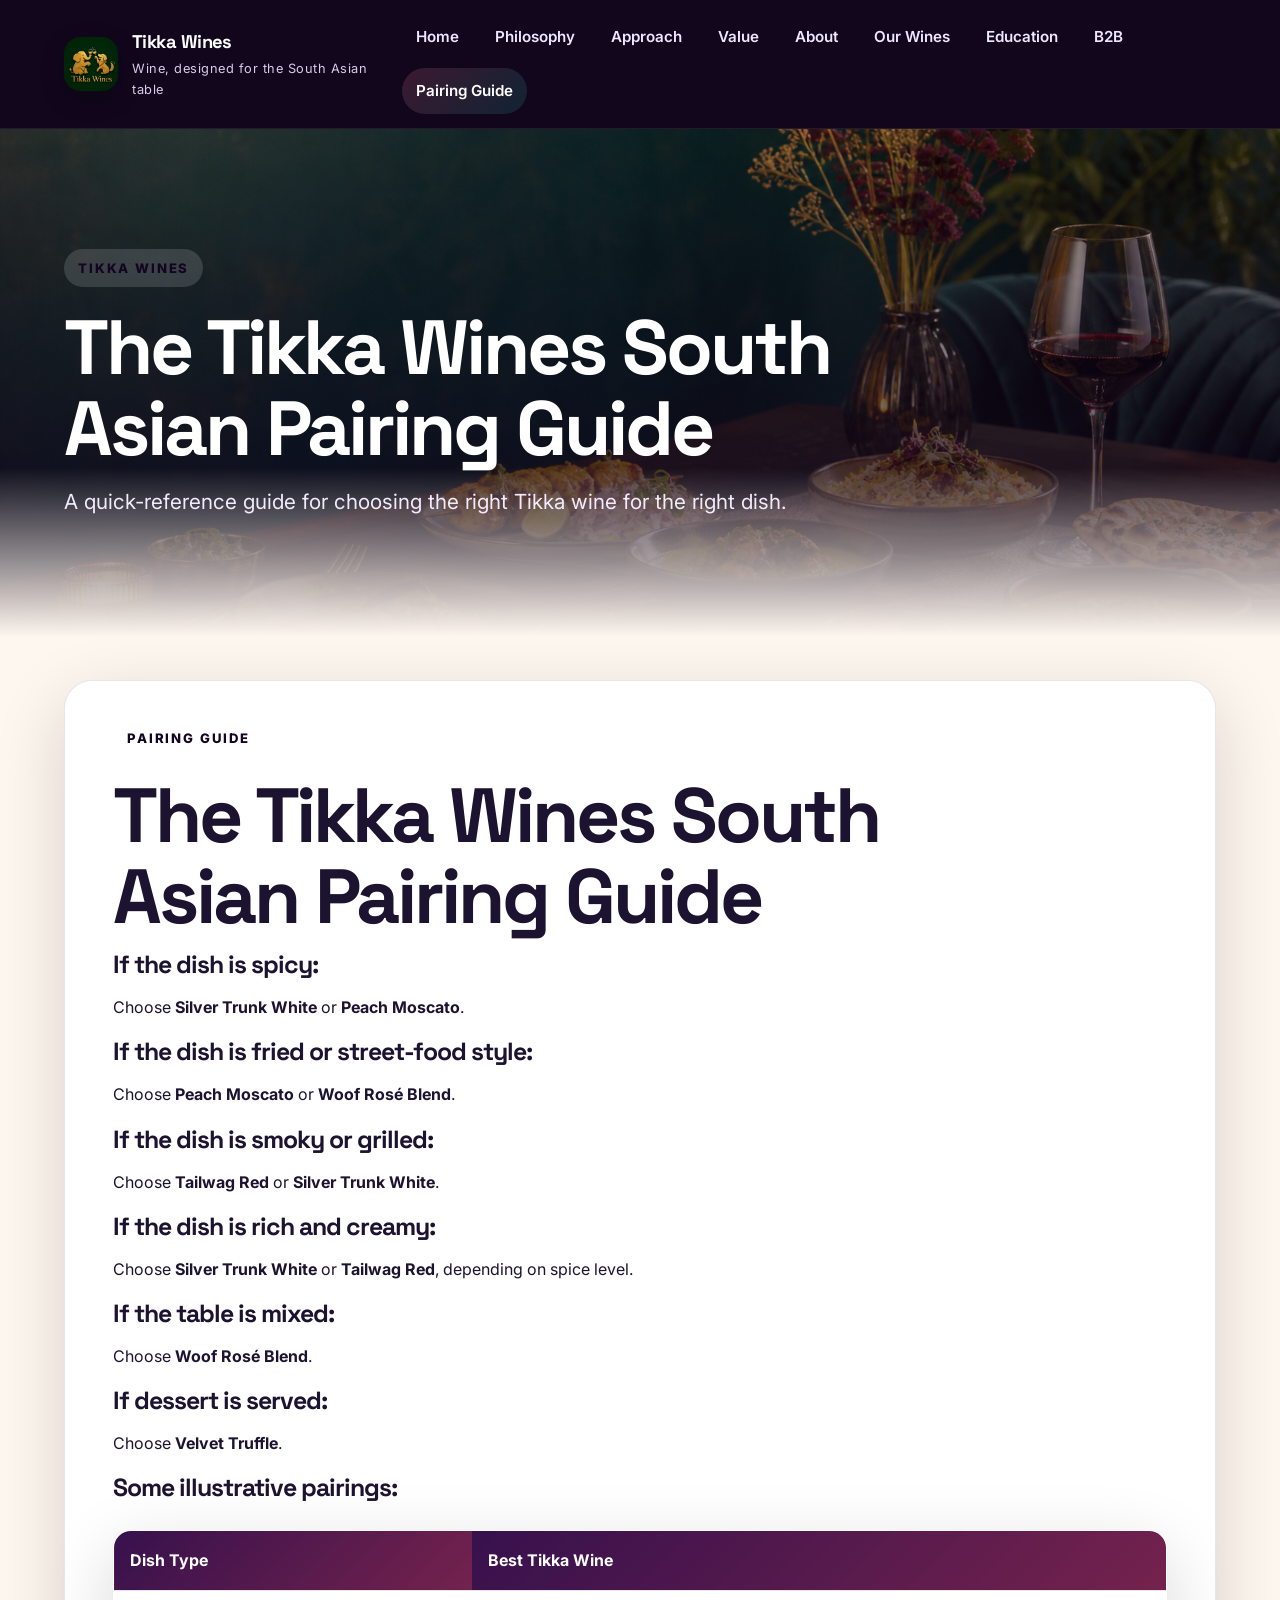
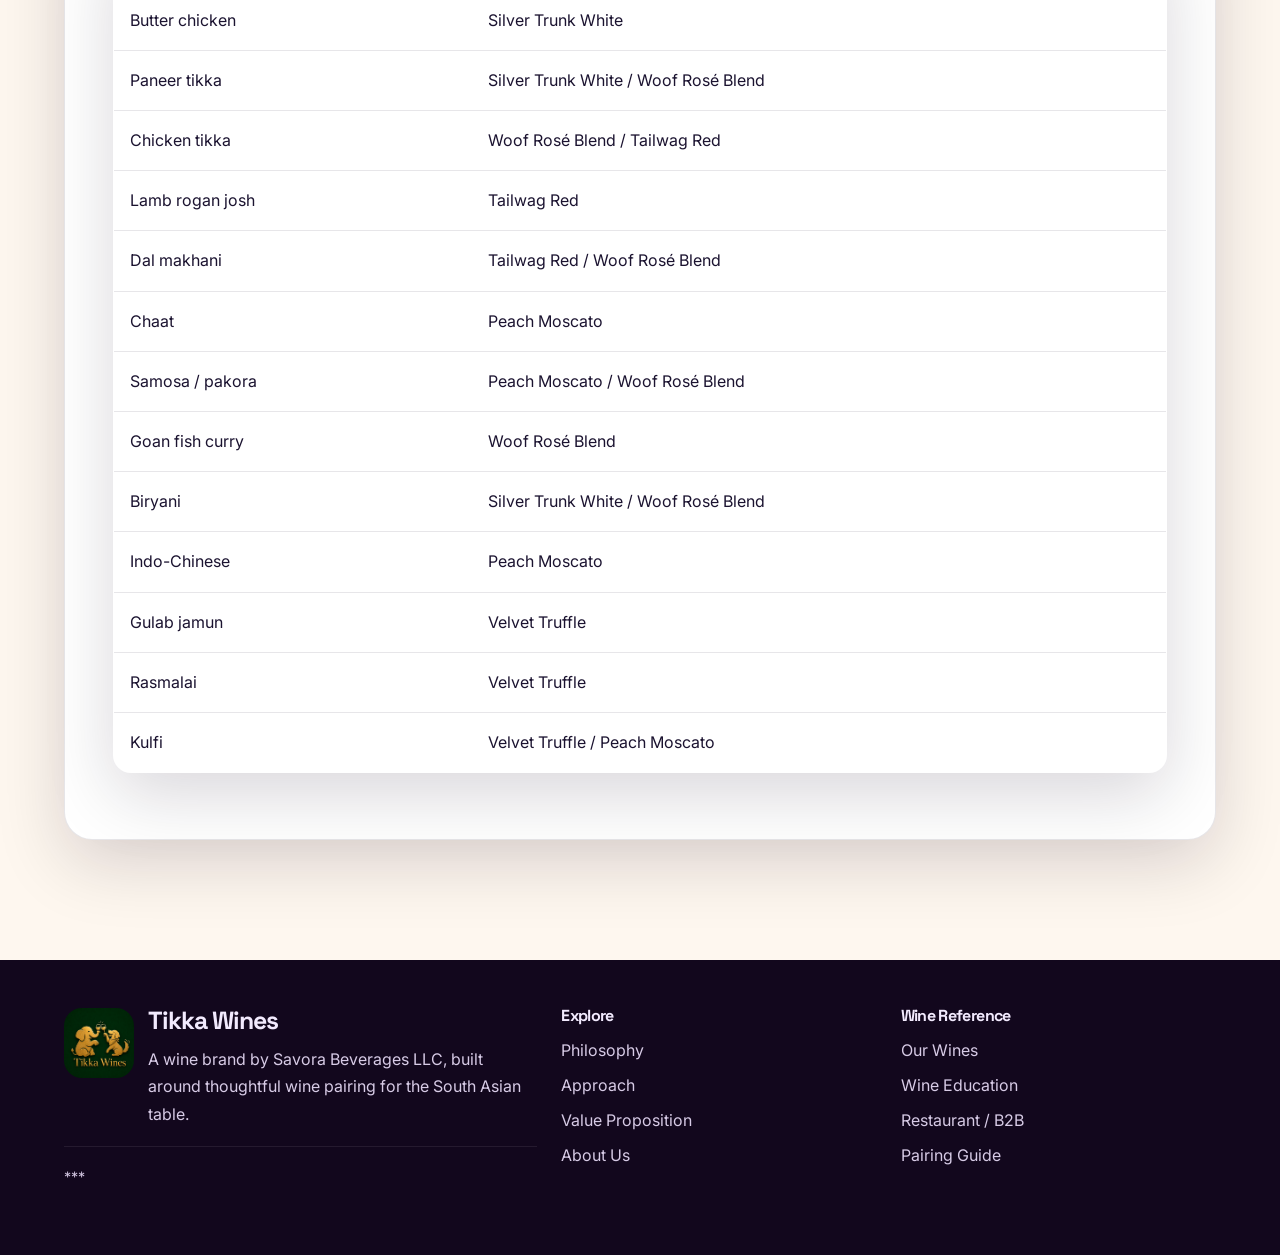
<file: pairing-guide.html>
<!DOCTYPE html>
<html lang="en">
<head>
  <meta charset="UTF-8">
  <meta name="viewport" content="width=device-width, initial-scale=1.0">
  <title>Pairing Guide | Tikka Wines</title>
  <meta name="description" content="Tikka Wines — wine, designed for the South Asian table.">
  <link rel="preconnect" href="https://fonts.googleapis.com"><link rel="preconnect" href="https://fonts.gstatic.com" crossorigin><link href="https://fonts.googleapis.com/css2?family=Inter:wght@400;500;600;700;800&family=Space+Grotesk:wght@500;700&display=swap" rel="stylesheet">
  <link rel="stylesheet" href="/styles.css">
</head>
<body>
  
<header class="site-header">
  <div class="nav-wrap">
    <a class="brand" href="/index.html">
      <img src="/assets/images/logo.png" alt="Tikka Wines logo">
      <div>
        <div class="brand-title">Tikka Wines</div>
        <small>Wine, designed for the South Asian table</small>
      </div>
    </a>
    <button class="nav-toggle" aria-label="Open menu">☰</button>
    <nav class="nav-links"><a href="/index.html" class="">Home</a><a href="/philosophy.html" class="">Philosophy</a><a href="/approach.html" class="">Approach</a><a href="/value-proposition.html" class="">Value</a><a href="/about.html" class="">About</a><a href="/our-wines/" class="">Our Wines</a><a href="/education.html" class="">Education</a><a href="/restaurant-b2b.html" class="">B2B</a><a href="/pairing-guide.html" class="active">Pairing Guide</a></nav>
  </div>
</header>

  <section class="hero small" style="--hero-image:url('/assets/images/hero-food.png')">
    <div class="hero-inner">
      <span class="eyebrow">Tikka Wines</span>
      <h1>The Tikka Wines South Asian Pairing Guide</h1>
      <p class="lead">A quick-reference guide for choosing the right Tikka wine for the right dish.</p>
    </div>
  </section>
  
  <main class="main">
    <div class="longform">
      <article>
<p class="eyebrow">Pairing Guide</p>
<h1>The Tikka Wines South Asian Pairing Guide</h1>
<h3>If the dish is spicy:</h3>
<p>Choose <strong>Silver Trunk White</strong> or <strong>Peach Moscato</strong>.</p>
<h3>If the dish is fried or street-food style:</h3>
<p>Choose <strong>Peach Moscato</strong> or <strong>Woof Rosé Blend</strong>.</p>
<h3>If the dish is smoky or grilled:</h3>
<p>Choose <strong>Tailwag Red</strong> or <strong>Silver Trunk White</strong>.</p>
<h3>If the dish is rich and creamy:</h3>
<p>Choose <strong>Silver Trunk White</strong> or <strong>Tailwag Red</strong>, depending on spice level.</p>
<h3>If the table is mixed:</h3>
<p>Choose <strong>Woof Rosé Blend</strong>.</p>
<h3>If dessert is served:</h3>
<p>Choose <strong>Velvet Truffle</strong>.</p>
<h3>Some illustrative pairings:</h3>
<table class="styled-table">
<thead><tr><th>Dish Type</th><th>Best Tikka Wine</th></tr></thead>
<tbody>
<tr><td>Butter chicken</td><td>Silver Trunk White</td></tr>
<tr><td>Paneer tikka</td><td>Silver Trunk White / Woof Rosé Blend</td></tr>
<tr><td>Chicken tikka</td><td>Woof Rosé Blend / Tailwag Red</td></tr>
<tr><td>Lamb rogan josh</td><td>Tailwag Red</td></tr>
<tr><td>Dal makhani</td><td>Tailwag Red / Woof Rosé Blend</td></tr>
<tr><td>Chaat</td><td>Peach Moscato</td></tr>
<tr><td>Samosa / pakora</td><td>Peach Moscato / Woof Rosé Blend</td></tr>
<tr><td>Goan fish curry</td><td>Woof Rosé Blend</td></tr>
<tr><td>Biryani</td><td>Silver Trunk White / Woof Rosé Blend</td></tr>
<tr><td>Indo-Chinese</td><td>Peach Moscato</td></tr>
<tr><td>Gulab jamun</td><td>Velvet Truffle</td></tr>
<tr><td>Rasmalai</td><td>Velvet Truffle</td></tr>
<tr><td>Kulfi</td><td>Velvet Truffle / Peach Moscato</td></tr>
</tbody></table>
<!--
<h2>Final Brand Language Options</h2>
<h3>Tagline Options</h3>
<ul class="bullet-list">
<li>Wine, Designed for Spice</li>
<li>The Wine of the South Asian Table</li>
<li>Pairing Wine with Masala, Memory, and Modern Taste</li>
<li>Where Wine Meets the Indian Plate</li>
<li>Crafted for Curry. Ready for Celebration.</li>
<li>From Tikka to Toast</li>
</ul>
 
<h3>Brand Promise</h3>
<p><strong>Tikka Wines creates wines for the way South Asians actually eat—layered, spiced, joyful, and shared.</strong></p>
<h3>Short Brand Story</h3>
<p>Tikka Wines was created because South Asian cuisine deserves better than generic wine pairings. Our wines are curated around spice, richness, aroma, and celebration—bringing together global vineyards and the South Asian table in a way that feels intuitive, modern, and deeply cultural.</p>
<p>Our launch portfolio—<strong>Silver Trunk White, Peach Moscato, Tailwag Red, Woof Rosé Blend, and Velvet Truffle</strong>—is designed to give South Asian consumers a wine for every table: from chaat nights and tandoori dinners to biryani feasts, mithai pairings, and festival celebrations.</p>
-->
</article>
    </div>
  </main>
  
<footer class="footer">
  <div class="footer-inner">
    <div>
      <div class="footer-brand">
        <img src="/assets/images/logo.png" alt="Tikka Wines logo">
        <div>
          <h3>Tikka Wines</h3>
          <p>A wine brand by Savora Beverages LLC, built around thoughtful wine pairing for the South Asian table.</p>
        </div>
      </div>
      <p class="footer-note">***</p>
    </div>
    <div>
      <h4>Explore</h4>
      <a href="/philosophy.html">Philosophy</a>
      <a href="/approach.html">Approach</a>
      <a href="/value-proposition.html">Value Proposition</a>
      <a href="/about.html">About Us</a>
    </div>
    <div>
      <h4>Wine Reference</h4>
      <a href="/our-wines/">Our Wines</a>
      <a href="/education.html">Wine Education</a>
      <a href="/restaurant-b2b.html">Restaurant / B2B</a>
      <a href="/pairing-guide.html">Pairing Guide</a>
    </div>
  </div>
</footer>

  <script src="/script.js"></script>
</body>
</html>
</file>
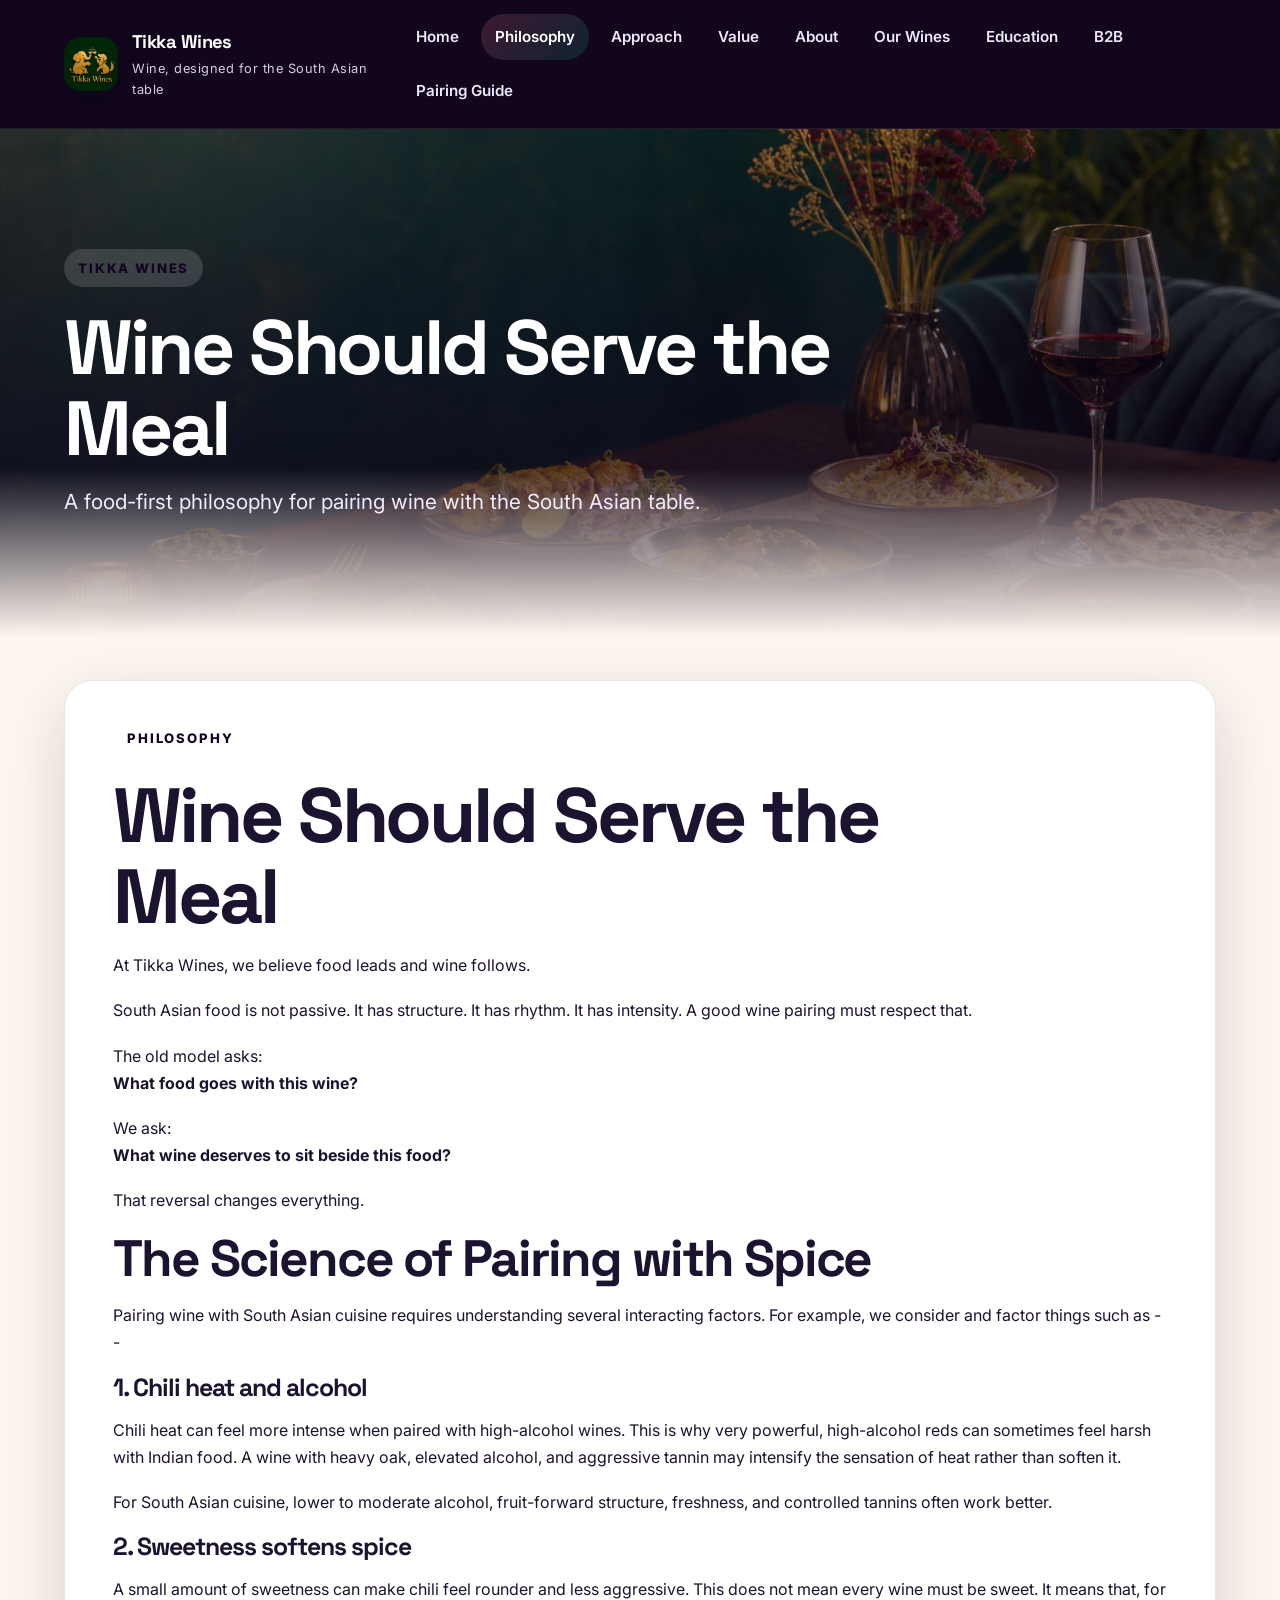
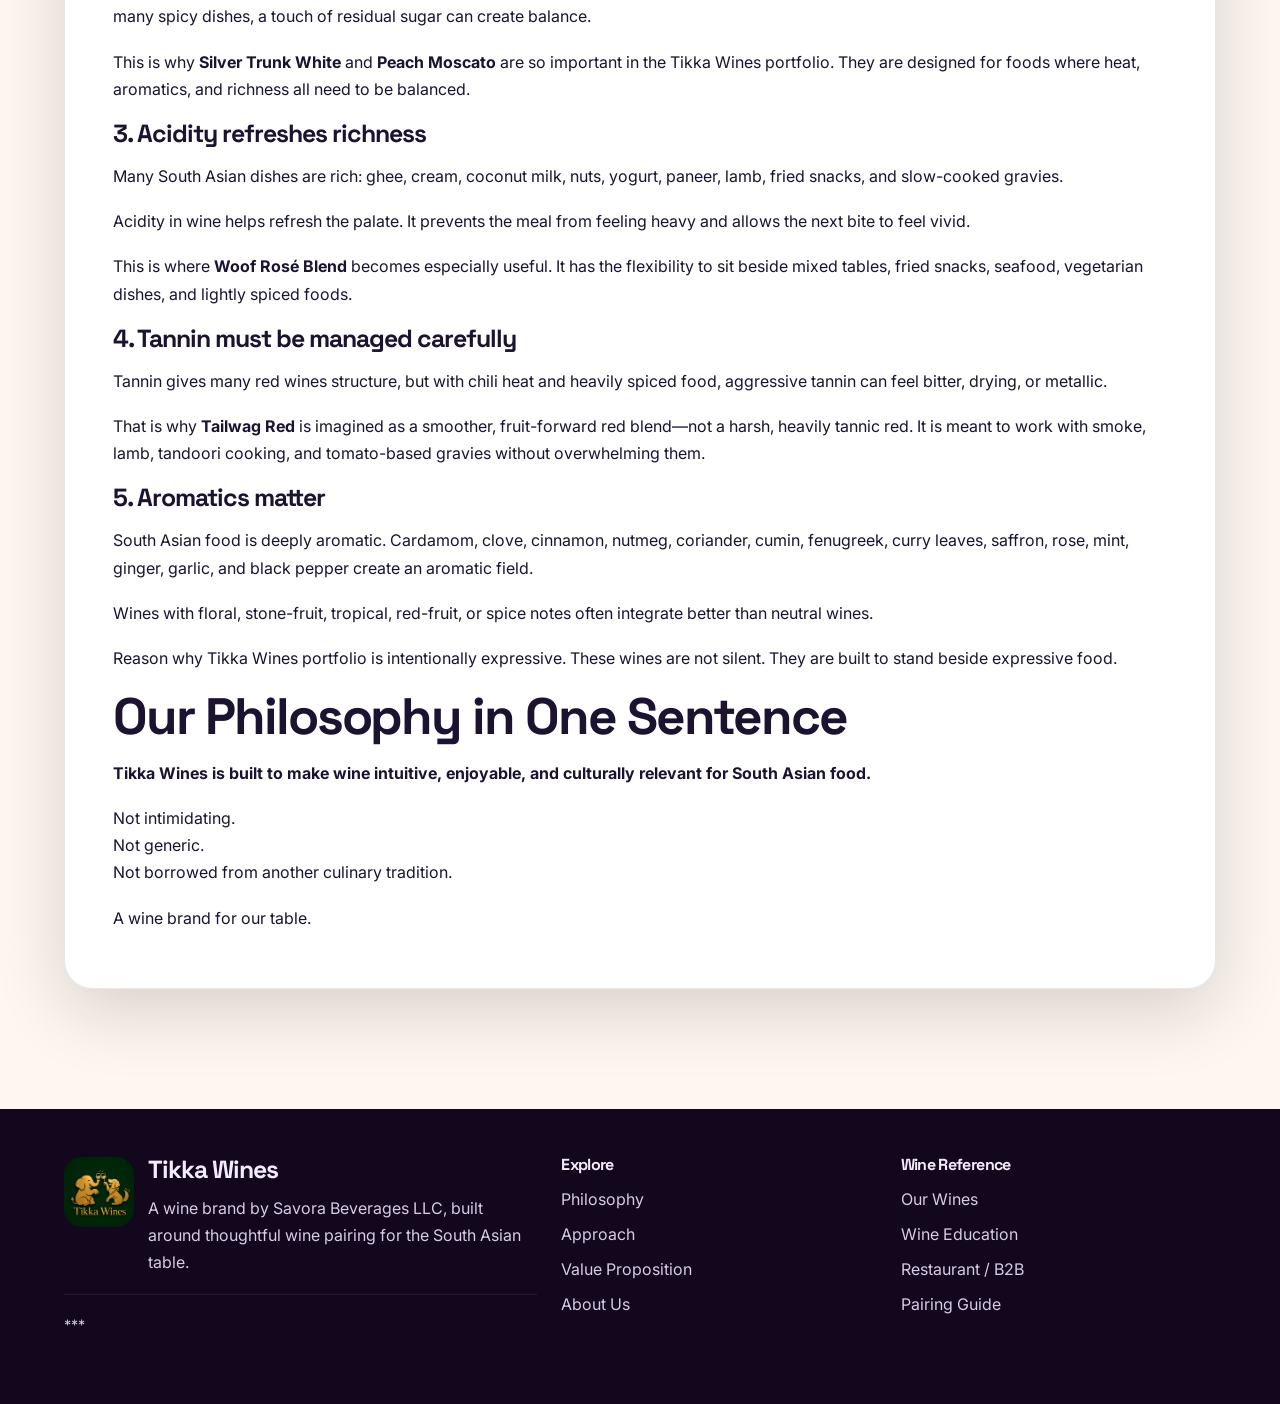
<file: philosophy.html>
<!DOCTYPE html>
<html lang="en">
<head>
  <meta charset="UTF-8">
  <meta name="viewport" content="width=device-width, initial-scale=1.0">
  <title>Philosophy | Tikka Wines</title>
  <meta name="description" content="Tikka Wines — wine, designed for the South Asian table.">
  <link rel="preconnect" href="https://fonts.googleapis.com"><link rel="preconnect" href="https://fonts.gstatic.com" crossorigin><link href="https://fonts.googleapis.com/css2?family=Inter:wght@400;500;600;700;800&family=Space+Grotesk:wght@500;700&display=swap" rel="stylesheet">
  <link rel="stylesheet" href="/styles.css">
</head>
<body>
  
<header class="site-header">
  <div class="nav-wrap">
    <a class="brand" href="/index.html">
      <img src="/assets/images/logo.png" alt="Tikka Wines logo">
      <div>
        <div class="brand-title">Tikka Wines</div>
        <small>Wine, designed for the South Asian table</small>
      </div>
    </a>
    <button class="nav-toggle" aria-label="Open menu">☰</button>
    <nav class="nav-links"><a href="/index.html" class="">Home</a><a href="/philosophy.html" class="active">Philosophy</a><a href="/approach.html" class="">Approach</a><a href="/value-proposition.html" class="">Value</a><a href="/about.html" class="">About</a><a href="/our-wines/" class="">Our Wines</a><a href="/education.html" class="">Education</a><a href="/restaurant-b2b.html" class="">B2B</a><a href="/pairing-guide.html" class="">Pairing Guide</a></nav>
  </div>
</header>

  <section class="hero small" style="--hero-image:url('/assets/images/hero-food.png')">
    <div class="hero-inner">
      <span class="eyebrow">Tikka Wines</span>
      <h1>Wine Should Serve the Meal</h1>
      <p class="lead">A food-first philosophy for pairing wine with the South Asian table.</p>
    </div>
  </section>
  
  <main class="main">
    <div class="longform">
      <article>
<p class="eyebrow">Philosophy</p>
<h1>Wine Should Serve the Meal</h1>
<p>At Tikka Wines, we believe food leads and wine follows.</p>
<p>South Asian food is not passive. It has structure. It has rhythm. It has intensity. A good wine pairing must respect that.</p>
<p>The old model asks:<br><strong>What food goes with this wine?</strong></p>
<p>We ask:<br><strong>What wine deserves to sit beside this food?</strong></p>
<p>That reversal changes everything.</p>

<h2>The Science of Pairing with Spice</h2>
<p>Pairing wine with South Asian cuisine requires understanding several interacting factors. For example, we consider and factor things such as  -- </p>

<h3>1. Chili heat and alcohol</h3>
<p>Chili heat can feel more intense when paired with high-alcohol wines. This is why very powerful, high-alcohol reds can sometimes feel harsh with Indian food. A wine with heavy oak, elevated alcohol, and aggressive tannin may intensify the sensation of heat rather than soften it.</p>
<p>For South Asian cuisine, lower to moderate alcohol, fruit-forward structure, freshness, and controlled tannins often work better.</p>

<h3>2. Sweetness softens spice</h3>
<p>A small amount of sweetness can make chili feel rounder and less aggressive. This does not mean every wine must be sweet. It means that, for many spicy dishes, a touch of residual sugar can create balance.</p>
<p>This is why <strong>Silver Trunk White</strong> and <strong>Peach Moscato</strong> are so important in the Tikka Wines portfolio. They are designed for foods where heat, aromatics, and richness all need to be balanced.</p>

<h3>3. Acidity refreshes richness</h3>
<p>Many South Asian dishes are rich: ghee, cream, coconut milk, nuts, yogurt, paneer, lamb, fried snacks, and slow-cooked gravies.</p>
<p>Acidity in wine helps refresh the palate. It prevents the meal from feeling heavy and allows the next bite to feel vivid.</p>
<p>This is where <strong>Woof Rosé Blend</strong> becomes especially useful. It has the flexibility to sit beside mixed tables, fried snacks, seafood, vegetarian dishes, and lightly spiced foods.</p>

<h3>4. Tannin must be managed carefully</h3>
<p>Tannin gives many red wines structure, but with chili heat and heavily spiced food, aggressive tannin can feel bitter, drying, or metallic.</p>
<p>That is why <strong>Tailwag Red</strong> is imagined as a smoother, fruit-forward red blend—not a harsh, heavily tannic red. It is meant to work with smoke, lamb, tandoori cooking, and tomato-based gravies without overwhelming them.</p>

<h3>5. Aromatics matter</h3>
<p>South Asian food is deeply aromatic. Cardamom, clove, cinnamon, nutmeg, coriander, cumin, fenugreek, curry leaves, saffron, rose, mint, ginger, garlic, and black pepper create an aromatic field.</p>
<p>Wines with floral, stone-fruit, tropical, red-fruit, or spice notes often integrate better than neutral wines.</p>
<p>Reason why Tikka Wines portfolio is intentionally expressive. These wines are not silent. They are built to stand beside expressive food.</p>

<h2>Our Philosophy in One Sentence</h2>
<p><strong>Tikka Wines is built to make wine intuitive, enjoyable, and culturally relevant for South Asian food.</strong></p>
<p>Not intimidating.<br>Not generic.<br>Not borrowed from another culinary tradition.</p>
<p>A wine brand for our table.</p>
</article>
    </div>
  </main>
  
<footer class="footer">
  <div class="footer-inner">
    <div>
      <div class="footer-brand">
        <img src="/assets/images/logo.png" alt="Tikka Wines logo">
        <div>
          <h3>Tikka Wines</h3>
          <p>A wine brand by Savora Beverages LLC, built around thoughtful wine pairing for the South Asian table.</p>
        </div>
      </div>
      <p class="footer-note">***</p>
    </div>
    <div>
      <h4>Explore</h4>
      <a href="/philosophy.html">Philosophy</a>
      <a href="/approach.html">Approach</a>
      <a href="/value-proposition.html">Value Proposition</a>
      <a href="/about.html">About Us</a>
    </div>
    <div>
      <h4>Wine Reference</h4>
      <a href="/our-wines/">Our Wines</a>
      <a href="/education.html">Wine Education</a>
      <a href="/restaurant-b2b.html">Restaurant / B2B</a>
      <a href="/pairing-guide.html">Pairing Guide</a>
    </div>
  </div>
</footer>

  <script src="/script.js"></script>
</body>
</html>
</file>
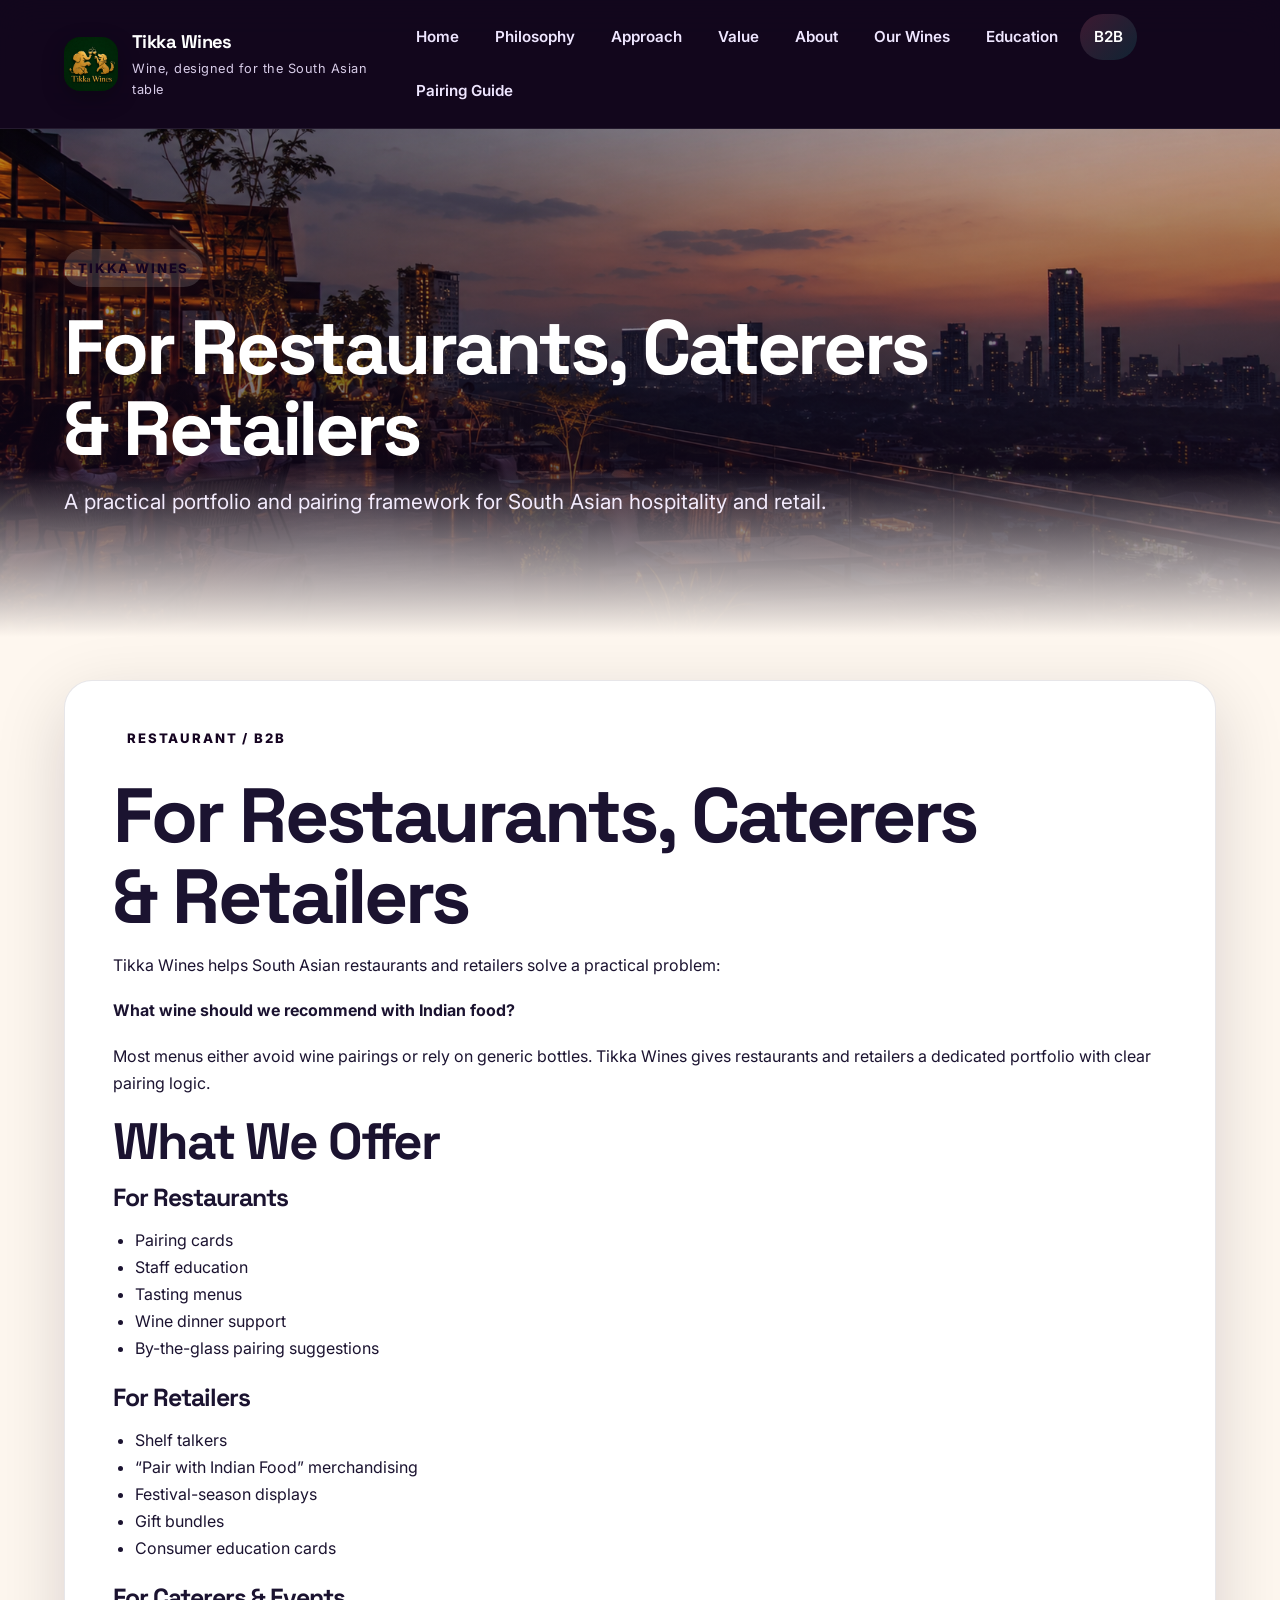
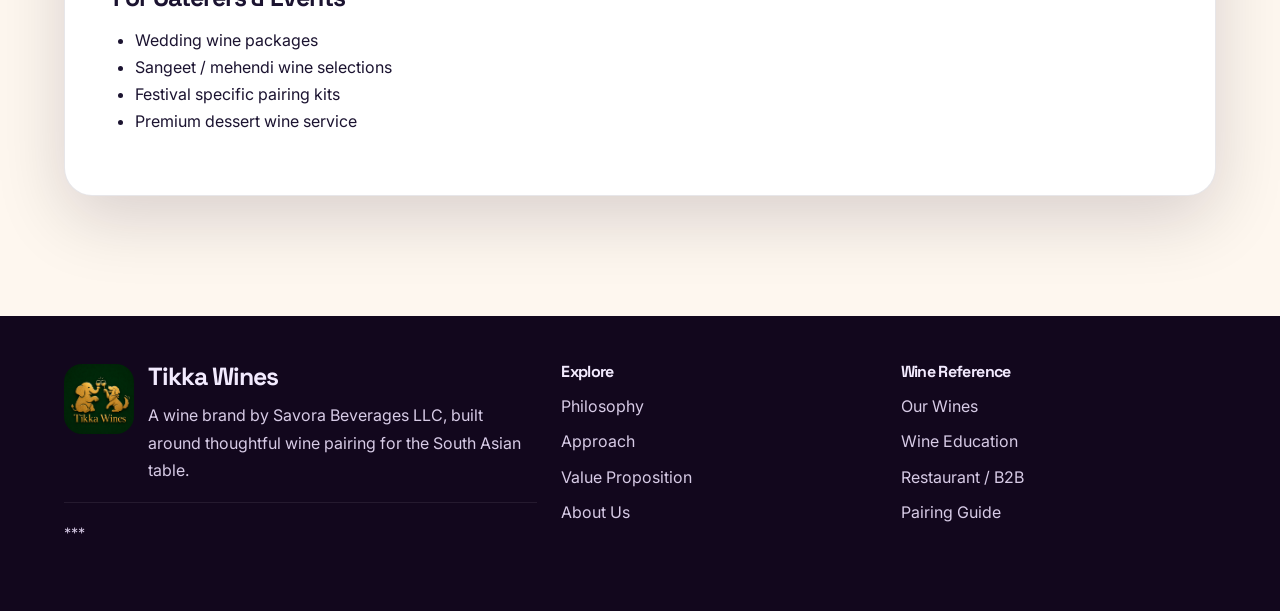
<file: restaurant-b2b.html>
<!DOCTYPE html>
<html lang="en">
<head>
  <meta charset="UTF-8">
  <meta name="viewport" content="width=device-width, initial-scale=1.0">
  <title>Restaurant / B2B | Tikka Wines</title>
  <meta name="description" content="Tikka Wines — wine, designed for the South Asian table.">
  <link rel="preconnect" href="https://fonts.googleapis.com"><link rel="preconnect" href="https://fonts.gstatic.com" crossorigin><link href="https://fonts.googleapis.com/css2?family=Inter:wght@400;500;600;700;800&family=Space+Grotesk:wght@500;700&display=swap" rel="stylesheet">
  <link rel="stylesheet" href="/styles.css">
</head>
<body>
  
<header class="site-header">
  <div class="nav-wrap">
    <a class="brand" href="/index.html">
      <img src="/assets/images/logo.png" alt="Tikka Wines logo">
      <div>
        <div class="brand-title">Tikka Wines</div>
        <small>Wine, designed for the South Asian table</small>
      </div>
    </a>
    <button class="nav-toggle" aria-label="Open menu">☰</button>
    <nav class="nav-links"><a href="/index.html" class="">Home</a><a href="/philosophy.html" class="">Philosophy</a><a href="/approach.html" class="">Approach</a><a href="/value-proposition.html" class="">Value</a><a href="/about.html" class="">About</a><a href="/our-wines/" class="">Our Wines</a><a href="/education.html" class="">Education</a><a href="/restaurant-b2b.html" class="active">B2B</a><a href="/pairing-guide.html" class="">Pairing Guide</a></nav>
  </div>
</header>

  <section class="hero small" style="--hero-image:url('/assets/images/hero-urban.png')">
    <div class="hero-inner">
      <span class="eyebrow">Tikka Wines</span>
      <h1>For Restaurants, Caterers & Retailers</h1>
      <p class="lead">A practical portfolio and pairing framework for South Asian hospitality and retail.</p>
    </div>
  </section>
  
  <main class="main">
    <div class="longform">
      <article>
<p class="eyebrow">Restaurant / B2B</p>
<h1>For Restaurants, Caterers &amp; Retailers</h1>
<p>Tikka Wines helps South Asian restaurants and retailers solve a practical problem:</p>
<p><strong>What wine should we recommend with Indian food?</strong></p>
<p>Most menus either avoid wine pairings or rely on generic bottles. Tikka Wines gives restaurants and retailers a dedicated portfolio with clear pairing logic.</p>
<h2>What We Offer</h2>
<h3>For Restaurants</h3>
<ul class="bullet-list">
<li>Pairing cards</li>
<li>Staff education</li>
<li>Tasting menus</li>
<li>Wine dinner support</li>
<li>By-the-glass pairing suggestions</li>
</ul>
<h3>For Retailers</h3>
<ul class="bullet-list">
<li>Shelf talkers</li>
<li>“Pair with Indian Food” merchandising</li>
<li>Festival-season displays</li>
<li>Gift bundles</li>
<li>Consumer education cards</li>
</ul>
<h3>For Caterers &amp; Events</h3>
<ul class="bullet-list">
<li>Wedding wine packages</li>
<li>Sangeet / mehendi wine selections</li>
<li>Festival specific pairing kits</li>
<li>Premium dessert wine service</li>
</ul>
</article>
    </div>
  </main>
  
<footer class="footer">
  <div class="footer-inner">
    <div>
      <div class="footer-brand">
        <img src="/assets/images/logo.png" alt="Tikka Wines logo">
        <div>
          <h3>Tikka Wines</h3>
          <p>A wine brand by Savora Beverages LLC, built around thoughtful wine pairing for the South Asian table.</p>
        </div>
      </div>
      <p class="footer-note">***</p>
    </div>
    <div>
      <h4>Explore</h4>
      <a href="/philosophy.html">Philosophy</a>
      <a href="/approach.html">Approach</a>
      <a href="/value-proposition.html">Value Proposition</a>
      <a href="/about.html">About Us</a>
    </div>
    <div>
      <h4>Wine Reference</h4>
      <a href="/our-wines/">Our Wines</a>
      <a href="/education.html">Wine Education</a>
      <a href="/restaurant-b2b.html">Restaurant / B2B</a>
      <a href="/pairing-guide.html">Pairing Guide</a>
    </div>
  </div>
</footer>

  <script src="/script.js"></script>
</body>
</html>
</file>
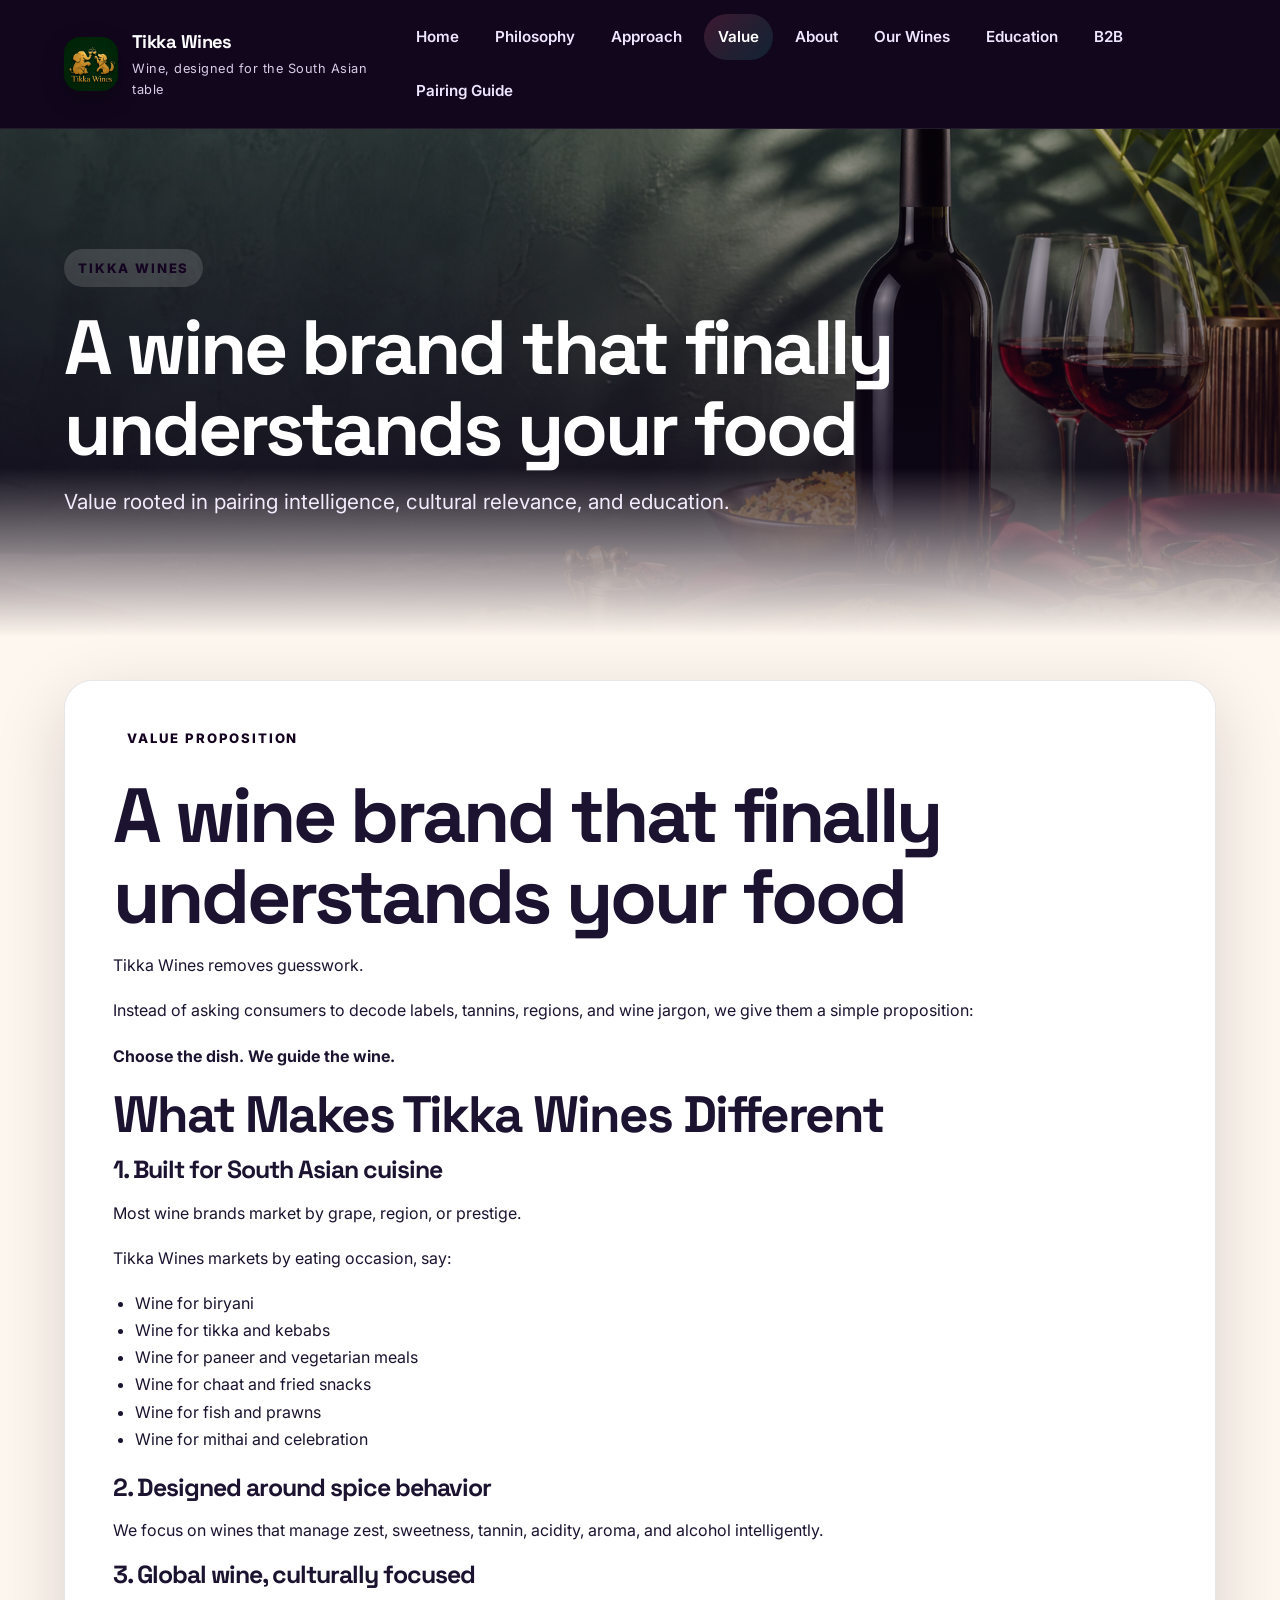
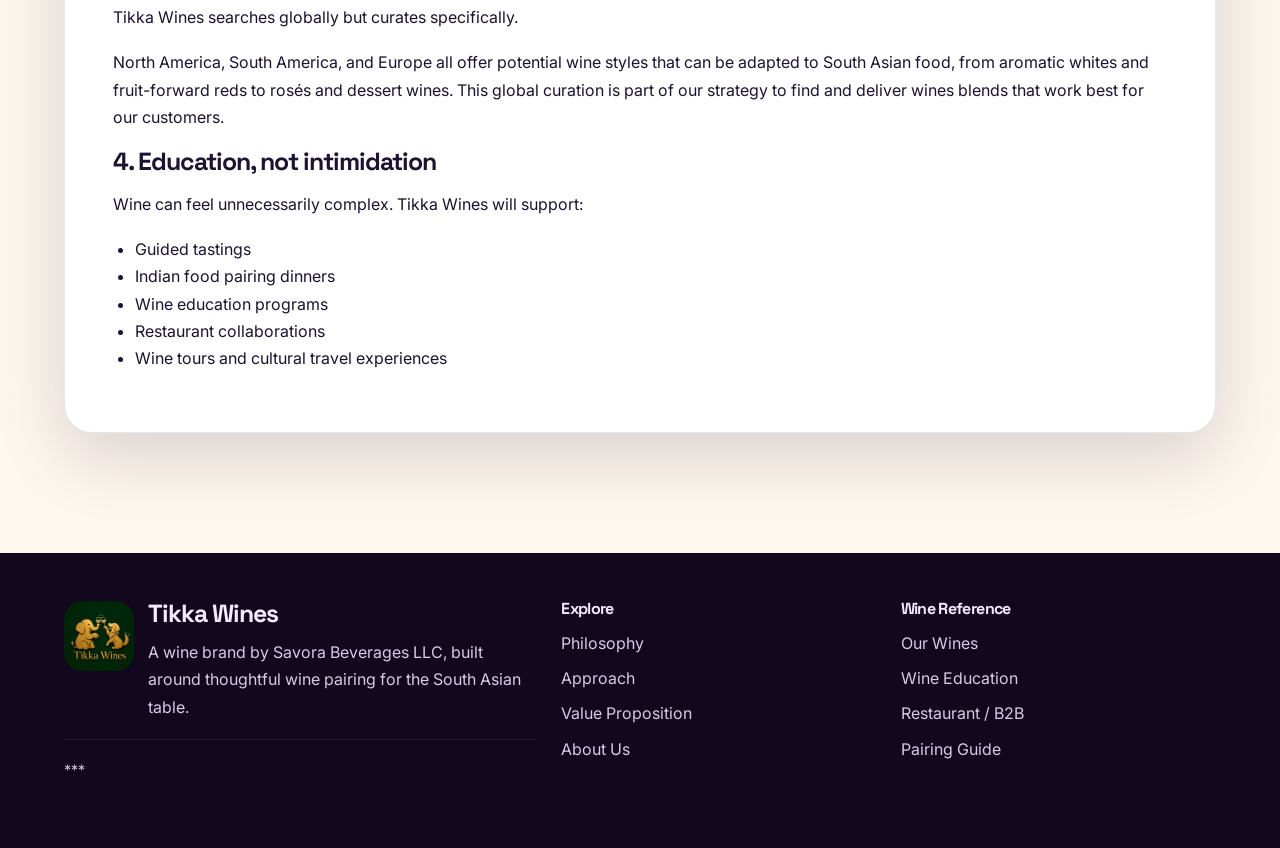
<file: value-proposition.html>
<!DOCTYPE html>
<html lang="en">
<head>
  <meta charset="UTF-8">
  <meta name="viewport" content="width=device-width, initial-scale=1.0">
  <title>Value Proposition | Tikka Wines</title>
  <meta name="description" content="Tikka Wines — wine, designed for the South Asian table.">
  <link rel="preconnect" href="https://fonts.googleapis.com"><link rel="preconnect" href="https://fonts.gstatic.com" crossorigin><link href="https://fonts.googleapis.com/css2?family=Inter:wght@400;500;600;700;800&family=Space+Grotesk:wght@500;700&display=swap" rel="stylesheet">
  <link rel="stylesheet" href="/styles.css">
</head>
<body>
  
<header class="site-header">
  <div class="nav-wrap">
    <a class="brand" href="/index.html">
      <img src="/assets/images/logo.png" alt="Tikka Wines logo">
      <div>
        <div class="brand-title">Tikka Wines</div>
        <small>Wine, designed for the South Asian table</small>
      </div>
    </a>
    <button class="nav-toggle" aria-label="Open menu">☰</button>
    <nav class="nav-links"><a href="/index.html" class="">Home</a><a href="/philosophy.html" class="">Philosophy</a><a href="/approach.html" class="">Approach</a><a href="/value-proposition.html" class="active">Value</a><a href="/about.html" class="">About</a><a href="/our-wines/" class="">Our Wines</a><a href="/education.html" class="">Education</a><a href="/restaurant-b2b.html" class="">B2B</a><a href="/pairing-guide.html" class="">Pairing Guide</a></nav>
  </div>
</header>

  <section class="hero small" style="--hero-image:url('/assets/images/hero-stilllife.png')">
    <div class="hero-inner">
      <span class="eyebrow">Tikka Wines</span>
      <h1>A wine brand that finally understands your food</h1>
      <p class="lead">Value rooted in pairing intelligence, cultural relevance, and education.</p>
    </div>
  </section>
  
  <main class="main">
    <div class="longform">
      <article>
<p class="eyebrow">Value Proposition</p>
<h1>A wine brand that finally understands your food</h1>
<p>Tikka Wines removes guesswork.</p>
<p>Instead of asking consumers to decode labels, tannins, regions, and wine jargon, we give them a simple proposition:</p>
<p><strong>Choose the dish. We guide the wine.</strong></p>

<h2>What Makes Tikka Wines Different</h2>
<h3>1. Built for South Asian cuisine</h3>
<p>Most wine brands market by grape, region, or prestige.</p>
<p>Tikka Wines markets by eating occasion, say:</p>
<ul class="bullet-list">
<li>Wine for biryani</li>
<li>Wine for tikka and kebabs</li>
<li>Wine for paneer and vegetarian meals</li>
<li>Wine for chaat and fried snacks</li>
<li>Wine for fish and prawns</li>
<li>Wine for mithai and celebration</li>
</ul>
<h3>2. Designed around spice behavior</h3>
<p>We focus on wines that manage zest, sweetness, tannin, acidity, aroma, and alcohol intelligently.</p>
<h3>3. Global wine, culturally focused</h3>
<p>Tikka Wines searches globally but curates specifically.</p>
<p>North America, South America, and Europe all offer potential wine styles that can be adapted to South Asian food, from aromatic whites and fruit-forward reds to rosés and dessert wines. This global curation is part of our strategy to find and deliver wines blends that work best for our customers.</p>
<h3>4. Education, not intimidation</h3>
<p>Wine can feel unnecessarily complex. Tikka Wines will support:</p>
<ul class="bullet-list">
<li>Guided tastings</li>
<li>Indian food pairing dinners</li>
<li>Wine education programs</li>
<li>Restaurant collaborations</li>
<li>Wine tours and cultural travel experiences</li>
</ul>
<!-- <p>These experiences are part of the broader brand-building strategy described in your document.</p> -->
</article>
    </div>
  </main>
  
<footer class="footer">
  <div class="footer-inner">
    <div>
      <div class="footer-brand">
        <img src="/assets/images/logo.png" alt="Tikka Wines logo">
        <div>
          <h3>Tikka Wines</h3>
          <p>A wine brand by Savora Beverages LLC, built around thoughtful wine pairing for the South Asian table.</p>
        </div>
      </div>
      <p class="footer-note">***</p>
    </div>
    <div>
      <h4>Explore</h4>
      <a href="/philosophy.html">Philosophy</a>
      <a href="/approach.html">Approach</a>
      <a href="/value-proposition.html">Value Proposition</a>
      <a href="/about.html">About Us</a>
    </div>
    <div>
      <h4>Wine Reference</h4>
      <a href="/our-wines/">Our Wines</a>
      <a href="/education.html">Wine Education</a>
      <a href="/restaurant-b2b.html">Restaurant / B2B</a>
      <a href="/pairing-guide.html">Pairing Guide</a>
    </div>
  </div>
</footer>

  <script src="/script.js"></script>
</body>
</html>
</file>
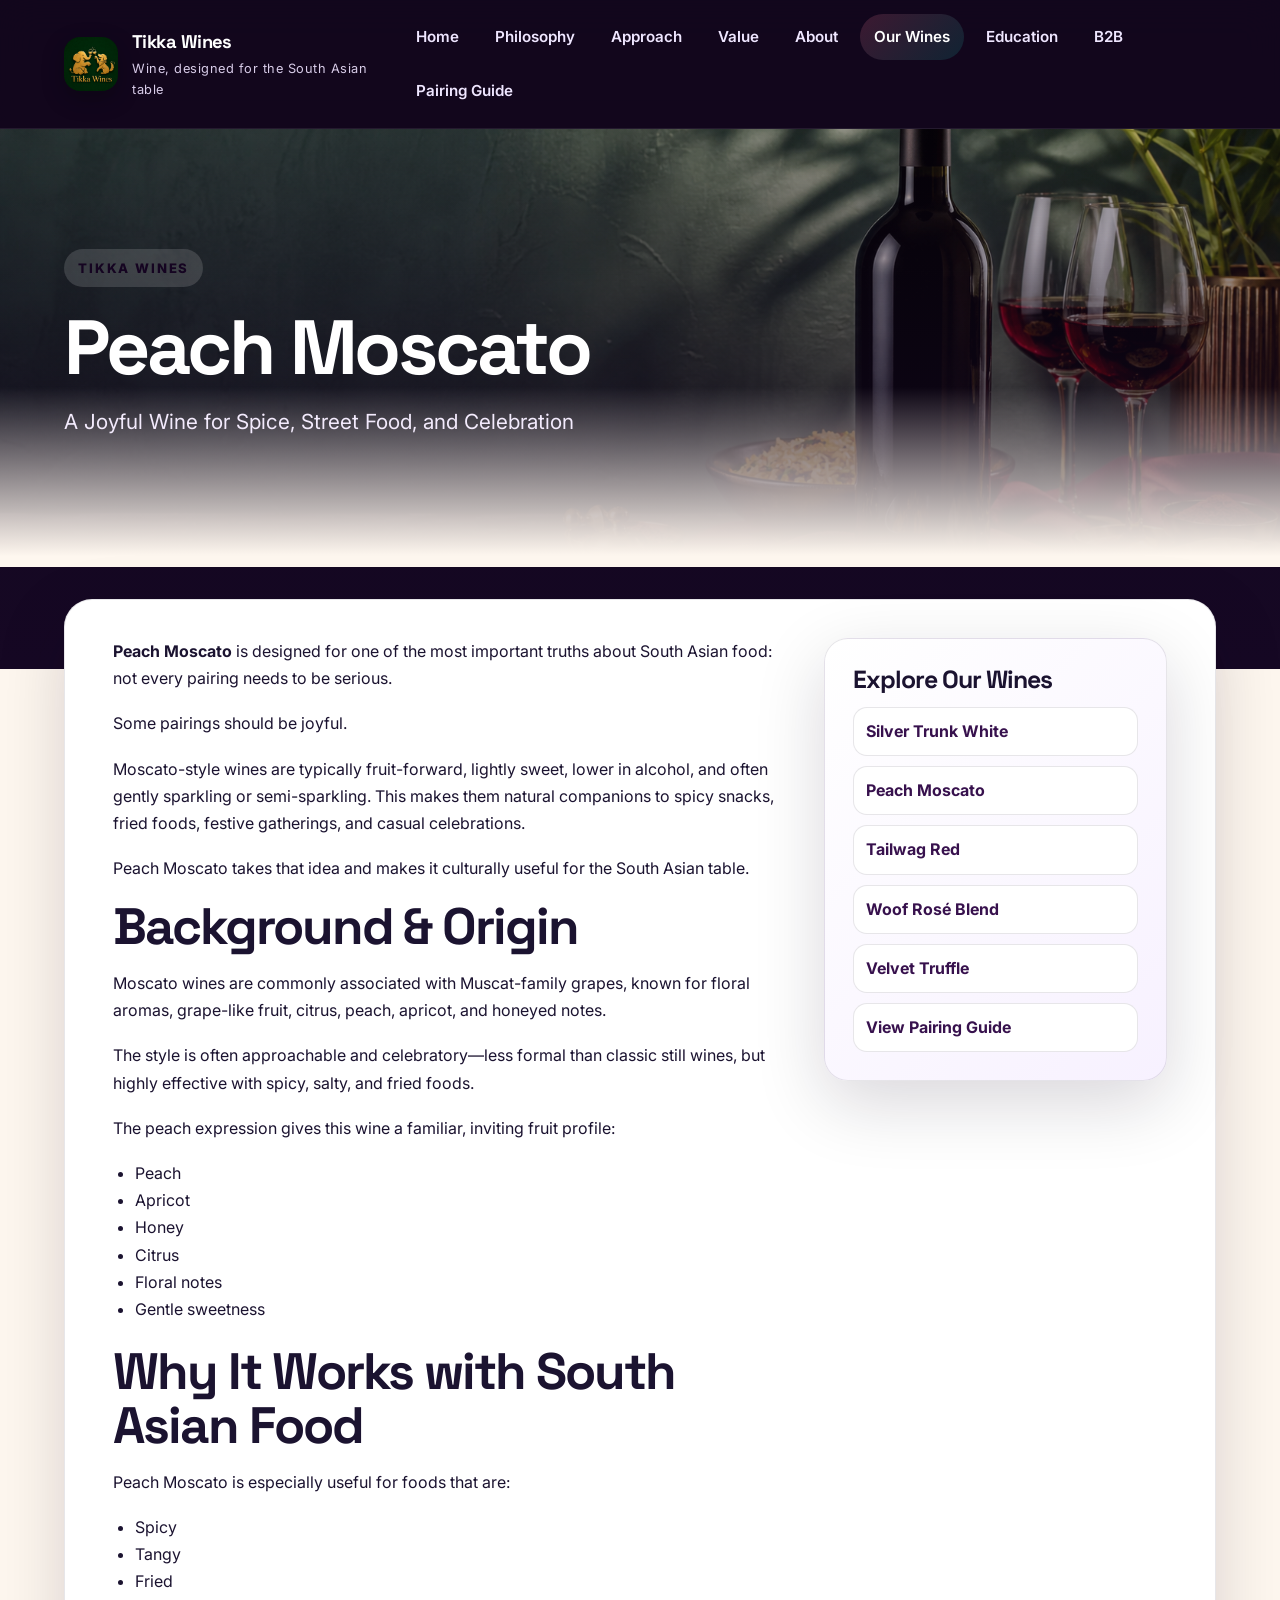
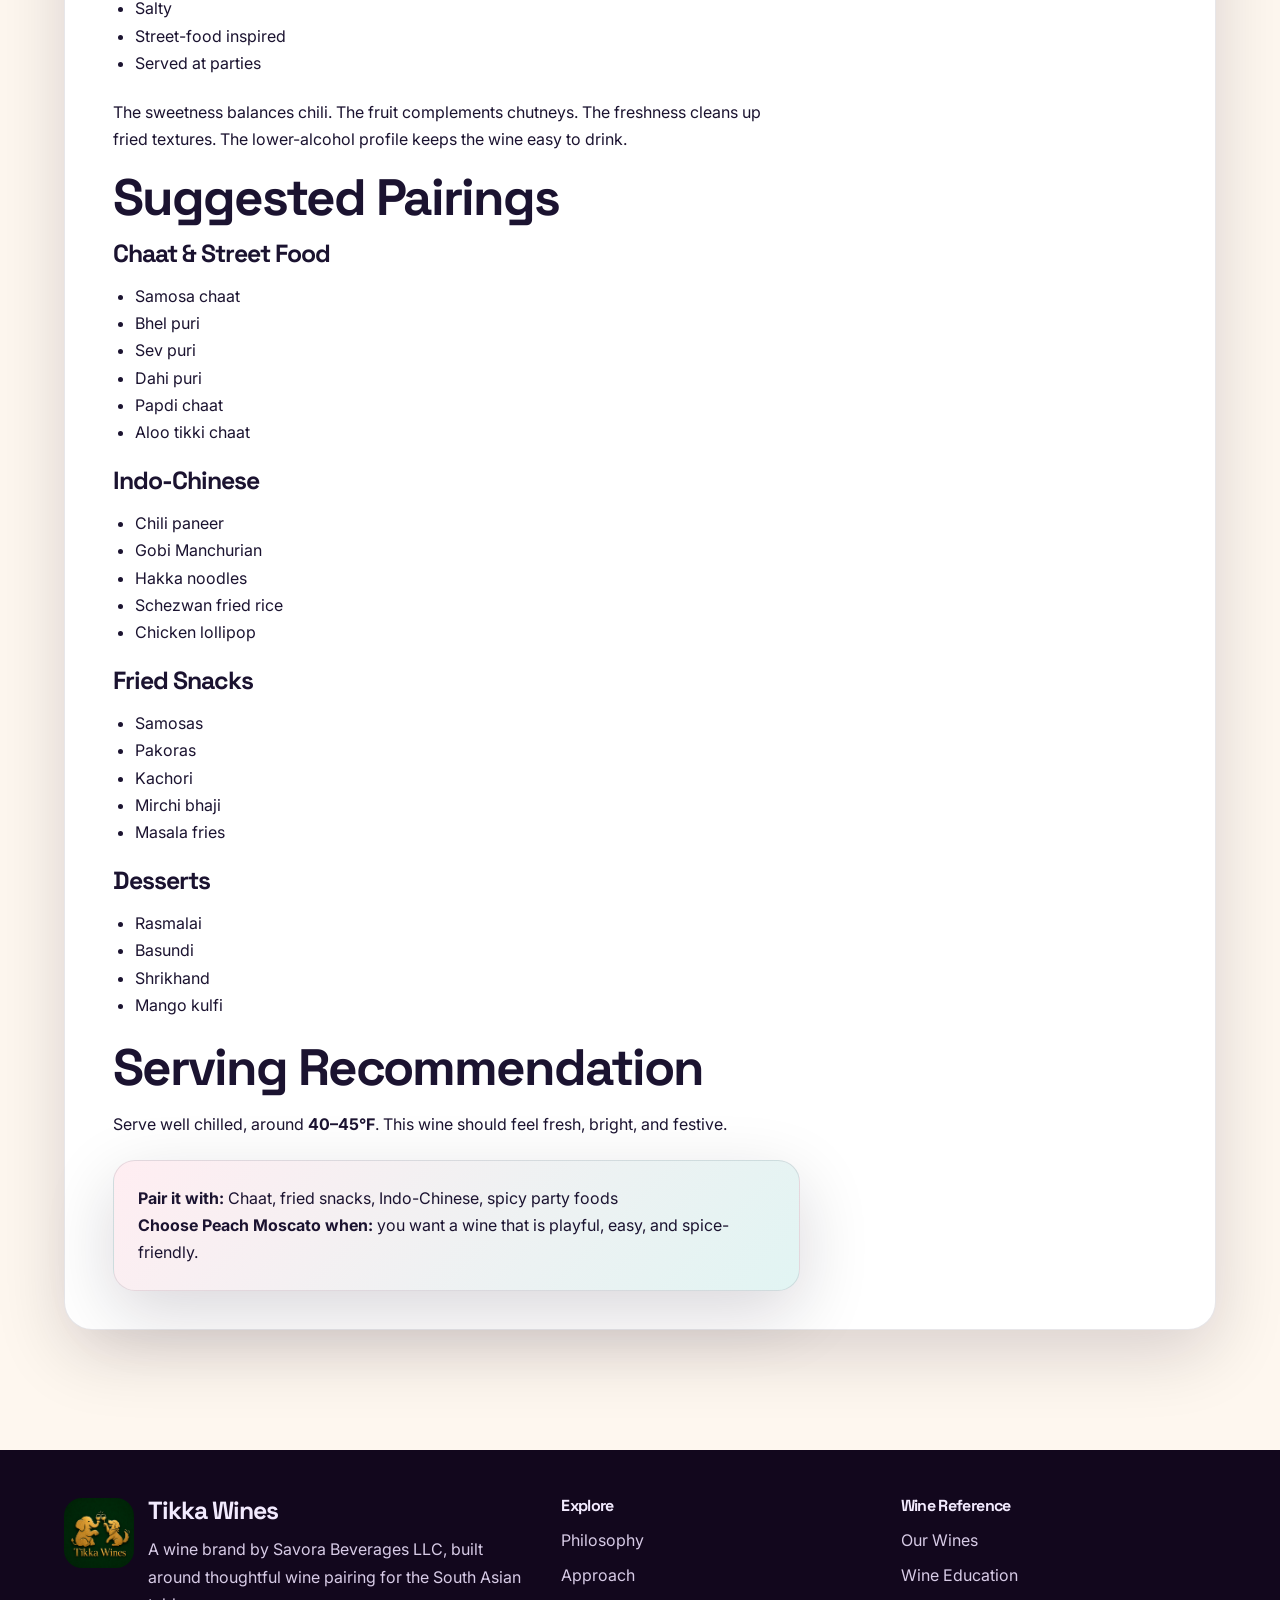
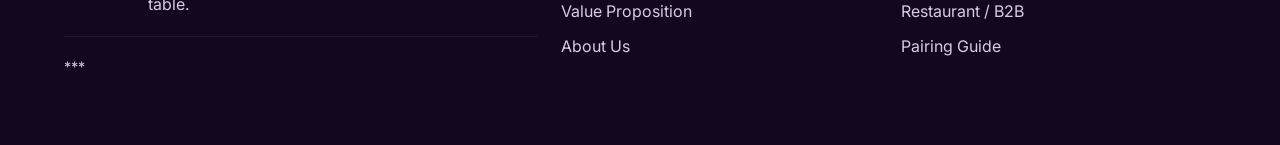
<file: our-wines/peach-moscato.html>
<!DOCTYPE html>
<html lang="en">
<head>
  <meta charset="UTF-8">
  <meta name="viewport" content="width=device-width, initial-scale=1.0">
  <title>Peach Moscato | Tikka Wines</title>
  <meta name="description" content="Tikka Wines — wine, designed for the South Asian table.">
  <link rel="preconnect" href="https://fonts.googleapis.com"><link rel="preconnect" href="https://fonts.gstatic.com" crossorigin><link href="https://fonts.googleapis.com/css2?family=Inter:wght@400;500;600;700;800&family=Space+Grotesk:wght@500;700&display=swap" rel="stylesheet">
  <link rel="stylesheet" href="/styles.css">
</head>
<body>
  
<header class="site-header">
  <div class="nav-wrap">
    <a class="brand" href="/index.html">
      <img src="/assets/images/logo.png" alt="Tikka Wines logo">
      <div>
        <div class="brand-title">Tikka Wines</div>
        <small>Wine, designed for the South Asian table</small>
      </div>
    </a>
    <button class="nav-toggle" aria-label="Open menu">☰</button>
    <nav class="nav-links"><a href="/index.html" class="">Home</a><a href="/philosophy.html" class="">Philosophy</a><a href="/approach.html" class="">Approach</a><a href="/value-proposition.html" class="">Value</a><a href="/about.html" class="">About</a><a href="/our-wines/" class="active">Our Wines</a><a href="/education.html" class="">Education</a><a href="/restaurant-b2b.html" class="">B2B</a><a href="/pairing-guide.html" class="">Pairing Guide</a></nav>
  </div>
</header>

  <section class="hero small" style="--hero-image:url('/assets/images/hero-stilllife.png')">
    <div class="hero-inner">
      <span class="eyebrow">Tikka Wines</span>
      <h1>Peach Moscato</h1>
      <p class="lead">A Joyful Wine for Spice, Street Food, and Celebration</p>
    </div>
  </section>
  
  <main class="main">
    <div class="longform">
      <article>
<div class="page-grid">
  <div class="content-col">
<p><strong>Peach Moscato</strong> is designed for one of the most important truths about South Asian food: not every pairing needs to be serious.</p>
<p>Some pairings should be joyful.</p>
<p>Moscato-style wines are typically fruit-forward, lightly sweet, lower in alcohol, and often gently sparkling or semi-sparkling. This makes them natural companions to spicy snacks, fried foods, festive gatherings, and casual celebrations.</p>
<p>Peach Moscato takes that idea and makes it culturally useful for the South Asian table.</p>
<h2>Background &amp; Origin</h2>
<p>Moscato wines are commonly associated with Muscat-family grapes, known for floral aromas, grape-like fruit, citrus, peach, apricot, and honeyed notes.</p>
<p>The style is often approachable and celebratory—less formal than classic still wines, but highly effective with spicy, salty, and fried foods.</p>
<p>The peach expression gives this wine a familiar, inviting fruit profile:</p>
<ul class="bullet-list"><li>Peach</li><li>Apricot</li><li>Honey</li><li>Citrus</li><li>Floral notes</li><li>Gentle sweetness</li></ul>
<h2>Why It Works with South Asian Food</h2>
<p>Peach Moscato is especially useful for foods that are:</p>
<ul class="bullet-list"><li>Spicy</li><li>Tangy</li><li>Fried</li><li>Salty</li><li>Street-food inspired</li><li>Served at parties</li></ul>
<p>The sweetness balances chili. The fruit complements chutneys. The freshness cleans up fried textures. The lower-alcohol profile keeps the wine easy to drink.</p>
<h2>Suggested Pairings</h2>
<h3>Chaat &amp; Street Food</h3>
<ul class="bullet-list"><li>Samosa chaat</li><li>Bhel puri</li><li>Sev puri</li><li>Dahi puri</li><li>Papdi chaat</li><li>Aloo tikki chaat</li></ul>
<h3>Indo-Chinese</h3>
<ul class="bullet-list"><li>Chili paneer</li><li>Gobi Manchurian</li><li>Hakka noodles</li><li>Schezwan fried rice</li><li>Chicken lollipop</li></ul>
<h3>Fried Snacks</h3>
<ul class="bullet-list"><li>Samosas</li><li>Pakoras</li><li>Kachori</li><li>Mirchi bhaji</li><li>Masala fries</li></ul>
<h3>Desserts</h3>
<ul class="bullet-list"><li>Rasmalai</li><li>Basundi</li><li>Shrikhand</li><li>Mango kulfi</li></ul>
<h2>Serving Recommendation</h2>
<p>Serve well chilled, around <strong>40–45°F</strong>. This wine should feel fresh, bright, and festive.</p>
<div class="cta-box"><strong>Pair it with:</strong> Chaat, fried snacks, Indo-Chinese, spicy party foods<br><strong>Choose Peach Moscato when:</strong> you want a wine that is playful, easy, and spice-friendly.</div>
</div>
  <aside class="side-panel">
    <h3>Explore Our Wines</h3>
    <div class="mini-nav">
      <a href="/our-wines/silver-trunk-white.html">Silver Trunk White</a>
      <a href="/our-wines/peach-moscato.html">Peach Moscato</a>
      <a href="/our-wines/tailwag-red.html">Tailwag Red</a>
      <a href="/our-wines/woof-rose-blend.html">Woof Rosé Blend</a>
      <a href="/our-wines/velvet-truffle.html">Velvet Truffle</a>
      <a href="/pairing-guide.html">View Pairing Guide</a>
    </div>
  </aside>
</div>
</article>
    </div>
  </main>
  
<footer class="footer">
  <div class="footer-inner">
    <div>
      <div class="footer-brand">
        <img src="/assets/images/logo.png" alt="Tikka Wines logo">
        <div>
          <h3>Tikka Wines</h3>
          <p>A wine brand by Savora Beverages LLC, built around thoughtful wine pairing for the South Asian table.</p>
        </div>
      </div>
      <p class="footer-note">***</p>
    </div>
    <div>
      <h4>Explore</h4>
      <a href="/philosophy.html">Philosophy</a>
      <a href="/approach.html">Approach</a>
      <a href="/value-proposition.html">Value Proposition</a>
      <a href="/about.html">About Us</a>
    </div>
    <div>
      <h4>Wine Reference</h4>
      <a href="/our-wines/">Our Wines</a>
      <a href="/education.html">Wine Education</a>
      <a href="/restaurant-b2b.html">Restaurant / B2B</a>
      <a href="/pairing-guide.html">Pairing Guide</a>
    </div>
  </div>
</footer>

  <script src="/script.js"></script>
</body>
</html>
</file>
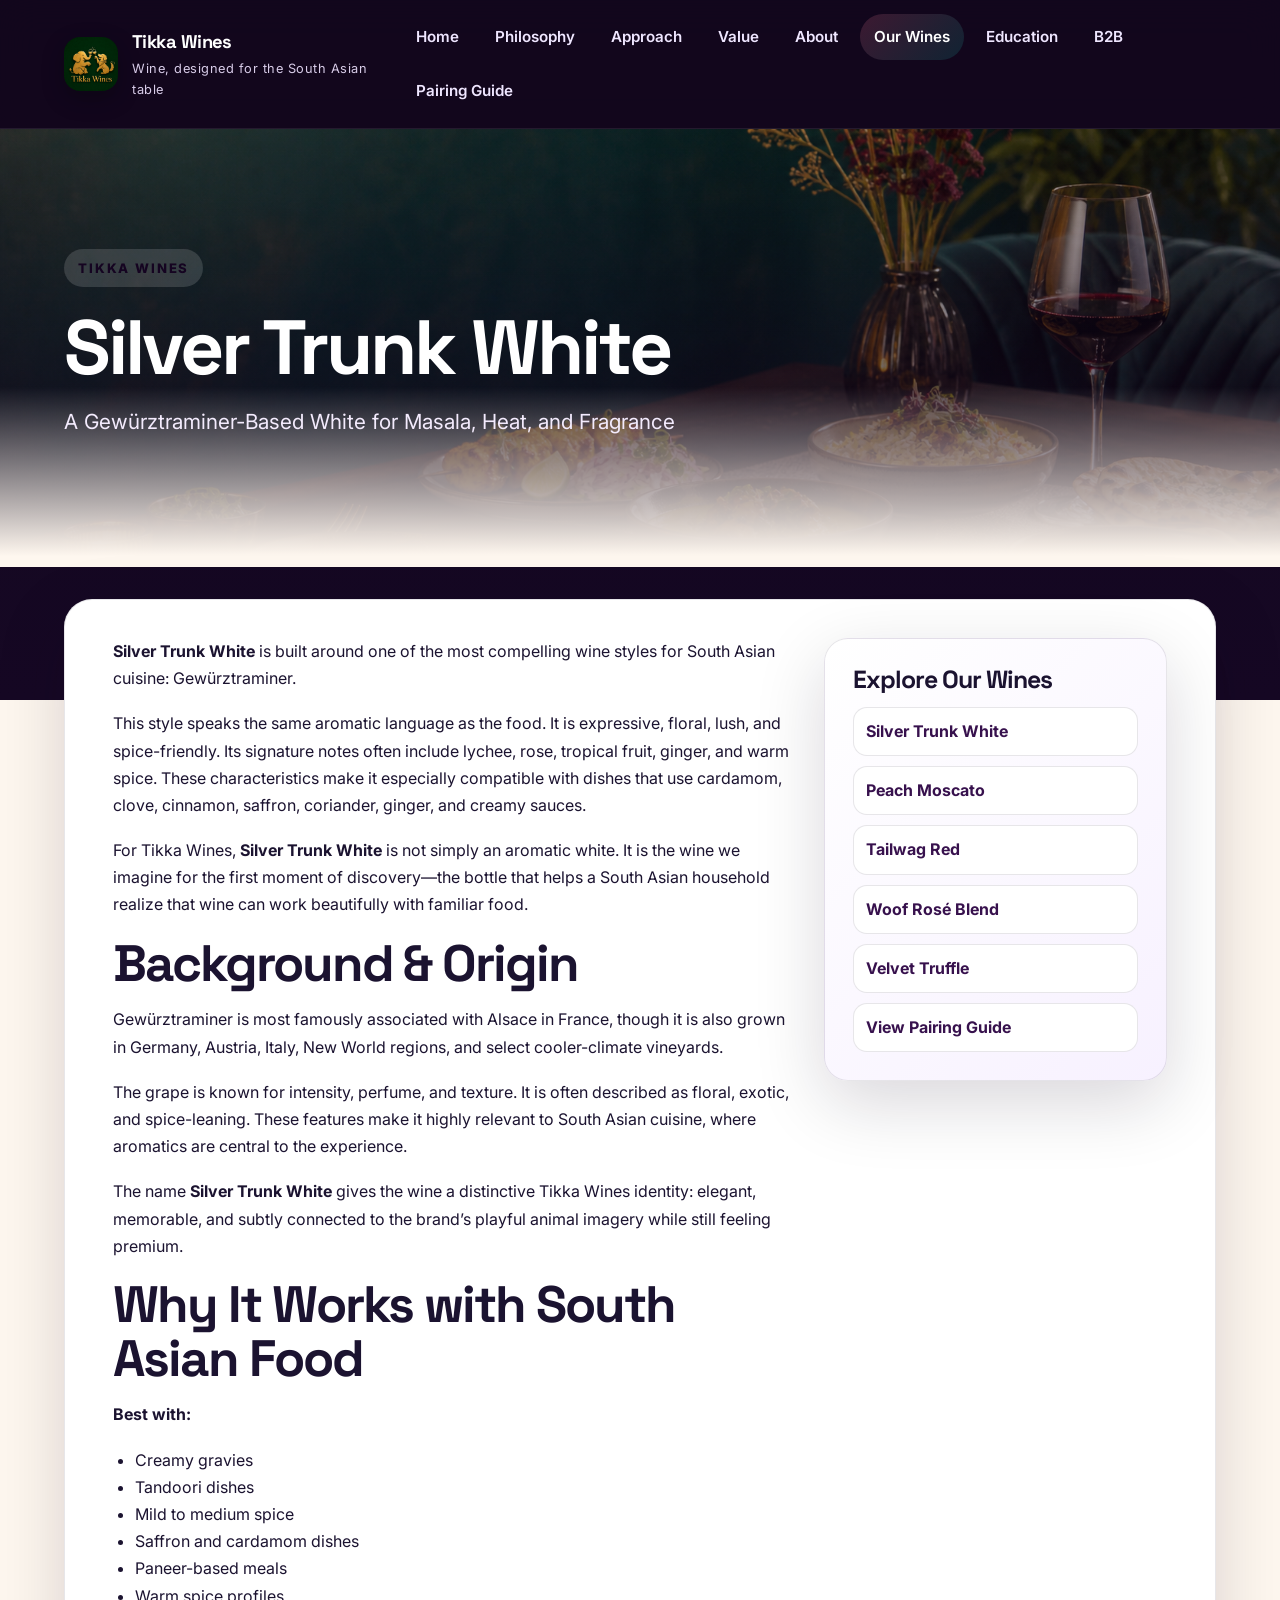
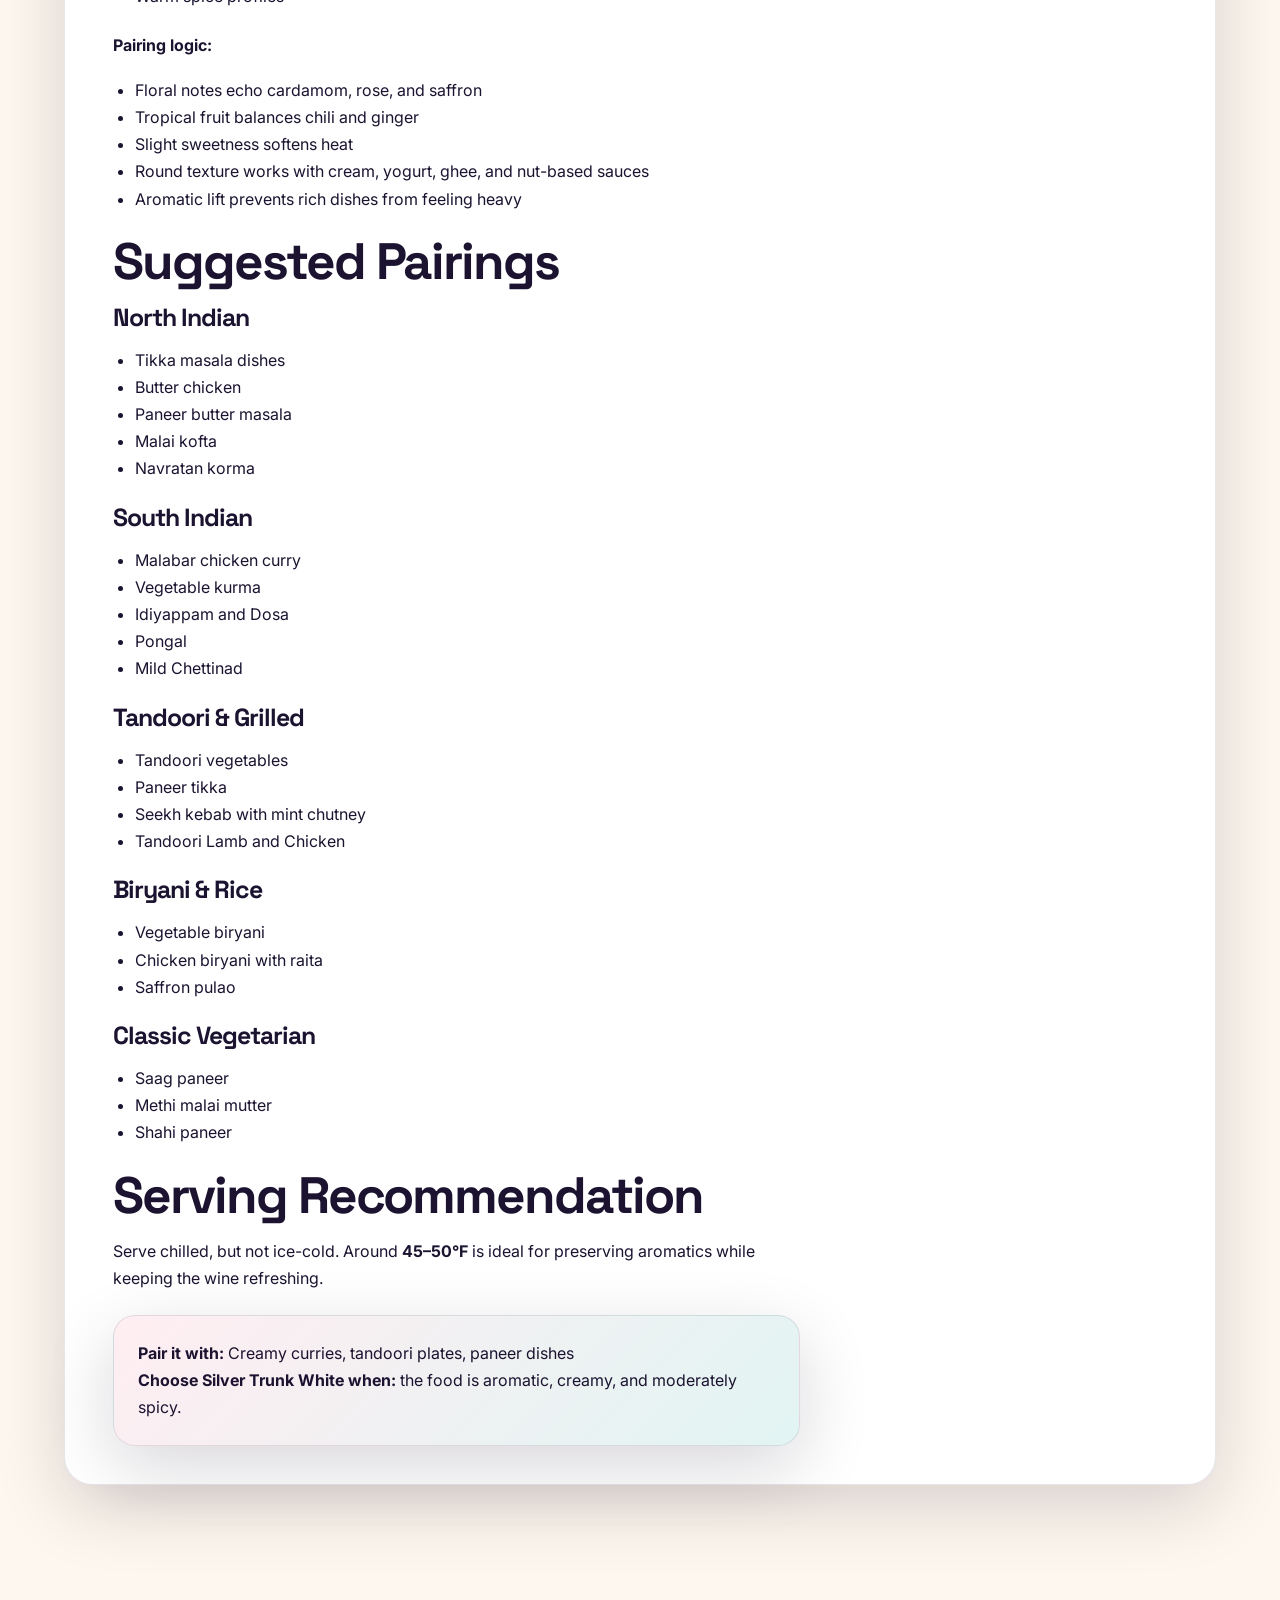
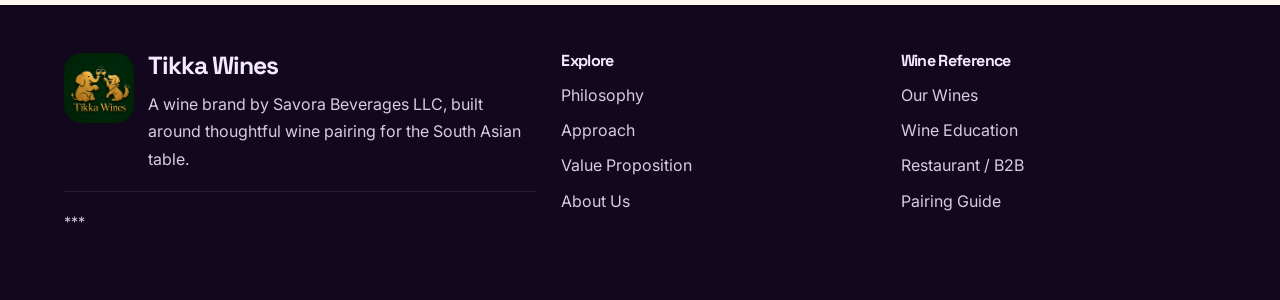
<file: our-wines/silver-trunk-white.html>
<!DOCTYPE html>
<html lang="en">
<head>
  <meta charset="UTF-8">
  <meta name="viewport" content="width=device-width, initial-scale=1.0">
  <title>Silver Trunk White | Tikka Wines</title>
  <meta name="description" content="Tikka Wines — wine, designed for the South Asian table.">
  <link rel="preconnect" href="https://fonts.googleapis.com"><link rel="preconnect" href="https://fonts.gstatic.com" crossorigin><link href="https://fonts.googleapis.com/css2?family=Inter:wght@400;500;600;700;800&family=Space+Grotesk:wght@500;700&display=swap" rel="stylesheet">
  <link rel="stylesheet" href="/styles.css">
</head>
<body>
  
<header class="site-header">
  <div class="nav-wrap">
    <a class="brand" href="/index.html">
      <img src="/assets/images/logo.png" alt="Tikka Wines logo">
      <div>
        <div class="brand-title">Tikka Wines</div>
        <small>Wine, designed for the South Asian table</small>
      </div>
    </a>
    <button class="nav-toggle" aria-label="Open menu">☰</button>
    <nav class="nav-links"><a href="/index.html" class="">Home</a><a href="/philosophy.html" class="">Philosophy</a><a href="/approach.html" class="">Approach</a><a href="/value-proposition.html" class="">Value</a><a href="/about.html" class="">About</a><a href="/our-wines/" class="active">Our Wines</a><a href="/education.html" class="">Education</a><a href="/restaurant-b2b.html" class="">B2B</a><a href="/pairing-guide.html" class="">Pairing Guide</a></nav>
  </div>
</header>

  <section class="hero small" style="--hero-image:url('/assets/images/hero-food.png')">
    <div class="hero-inner">
      <span class="eyebrow">Tikka Wines</span>
      <h1>Silver Trunk White</h1>
      <p class="lead">A Gewürztraminer-Based White for Masala, Heat, and Fragrance</p>
    </div>
  </section>
  
  <main class="main">
    <div class="longform">
      <article>
<div class="page-grid">
  <div class="content-col">
<p><strong>Silver Trunk White</strong> is built around one of the most compelling wine styles for South Asian cuisine: Gewürztraminer.</p>
<p>This style speaks the same aromatic language as the food. It is expressive, floral, lush, and spice-friendly. Its signature notes often include lychee, rose, tropical fruit, ginger, and warm spice. These characteristics make it especially compatible with dishes that use cardamom, clove, cinnamon, saffron, coriander, ginger, and creamy sauces.</p>
<p>For Tikka Wines, <strong>Silver Trunk White</strong> is not simply an aromatic white. It is the wine we imagine for the first moment of discovery—the bottle that helps a South Asian household realize that wine can work beautifully with familiar food.</p>
<h2>Background &amp; Origin</h2>
<p>Gewürztraminer is most famously associated with Alsace in France, though it is also grown in Germany, Austria, Italy, New World regions, and select cooler-climate vineyards.</p>
<p>The grape is known for intensity, perfume, and texture. It is often described as floral, exotic, and spice-leaning. These features make it highly relevant to South Asian cuisine, where aromatics are central to the experience.</p>
<p>The name <strong>Silver Trunk White</strong> gives the wine a distinctive Tikka Wines identity: elegant, memorable, and subtly connected to the brand’s playful animal imagery while still feeling premium.</p>
<h2>Why It Works with South Asian Food</h2>
<p><strong>Best with:</strong></p>
<ul class="bullet-list"><li>Creamy gravies</li><li>Tandoori dishes</li><li>Mild to medium spice</li><li>Saffron and cardamom dishes</li><li>Paneer-based meals</li><li>Warm spice profiles</li></ul>
<p><strong>Pairing logic:</strong></p>
<ul class="bullet-list"><li>Floral notes echo cardamom, rose, and saffron</li><li>Tropical fruit balances chili and ginger</li><li>Slight sweetness softens heat</li><li>Round texture works with cream, yogurt, ghee, and nut-based sauces</li><li>Aromatic lift prevents rich dishes from feeling heavy</li></ul>
<h2>Suggested Pairings</h2>
<h3>North Indian</h3>
<ul class="bullet-list"><li>Tikka masala dishes</li><li>Butter chicken</li><li>Paneer butter masala</li><li>Malai kofta</li><li>Navratan korma</li></ul>
<h3>South Indian</h3>
<ul class="bullet-list"><li>Malabar chicken curry</li><li>Vegetable kurma</li><li>Idiyappam and Dosa</li><li>Pongal</li><li>Mild Chettinad</li></ul>
<h3>Tandoori &amp; Grilled</h3>
<ul class="bullet-list"><li>Tandoori vegetables</li><li>Paneer tikka</li><li>Seekh kebab with mint chutney</li><li>Tandoori Lamb and Chicken</li></ul>
<h3>Biryani &amp; Rice</h3>
<ul class="bullet-list"><li>Vegetable biryani</li><li>Chicken biryani with raita</li><li>Saffron pulao</li></ul>
<h3>Classic Vegetarian</h3>
<ul class="bullet-list"><li>Saag paneer</li><li>Methi malai mutter</li><li>Shahi paneer</li></ul>
<h2>Serving Recommendation</h2>
<p>Serve chilled, but not ice-cold. Around <strong>45–50°F</strong> is ideal for preserving aromatics while keeping the wine refreshing.</p>
<div class="cta-box"><strong>Pair it with:</strong> Creamy curries, tandoori plates, paneer dishes<br><strong>Choose Silver Trunk White when:</strong> the food is aromatic, creamy, and moderately spicy.</div>
</div>
  <aside class="side-panel">
    <h3>Explore Our Wines</h3>
    <div class="mini-nav">
      <a href="/our-wines/silver-trunk-white.html">Silver Trunk White</a>
      <a href="/our-wines/peach-moscato.html">Peach Moscato</a>
      <a href="/our-wines/tailwag-red.html">Tailwag Red</a>
      <a href="/our-wines/woof-rose-blend.html">Woof Rosé Blend</a>
      <a href="/our-wines/velvet-truffle.html">Velvet Truffle</a>
      <a href="/pairing-guide.html">View Pairing Guide</a>
    </div>
  </aside>
</div>
</article>
    </div>
  </main>
  
<footer class="footer">
  <div class="footer-inner">
    <div>
      <div class="footer-brand">
        <img src="/assets/images/logo.png" alt="Tikka Wines logo">
        <div>
          <h3>Tikka Wines</h3>
          <p>A wine brand by Savora Beverages LLC, built around thoughtful wine pairing for the South Asian table.</p>
        </div>
      </div>
      <p class="footer-note">***</p>
    </div>
    <div>
      <h4>Explore</h4>
      <a href="/philosophy.html">Philosophy</a>
      <a href="/approach.html">Approach</a>
      <a href="/value-proposition.html">Value Proposition</a>
      <a href="/about.html">About Us</a>
    </div>
    <div>
      <h4>Wine Reference</h4>
      <a href="/our-wines/">Our Wines</a>
      <a href="/education.html">Wine Education</a>
      <a href="/restaurant-b2b.html">Restaurant / B2B</a>
      <a href="/pairing-guide.html">Pairing Guide</a>
    </div>
  </div>
</footer>

  <script src="/script.js"></script>
</body>
</html>
</file>
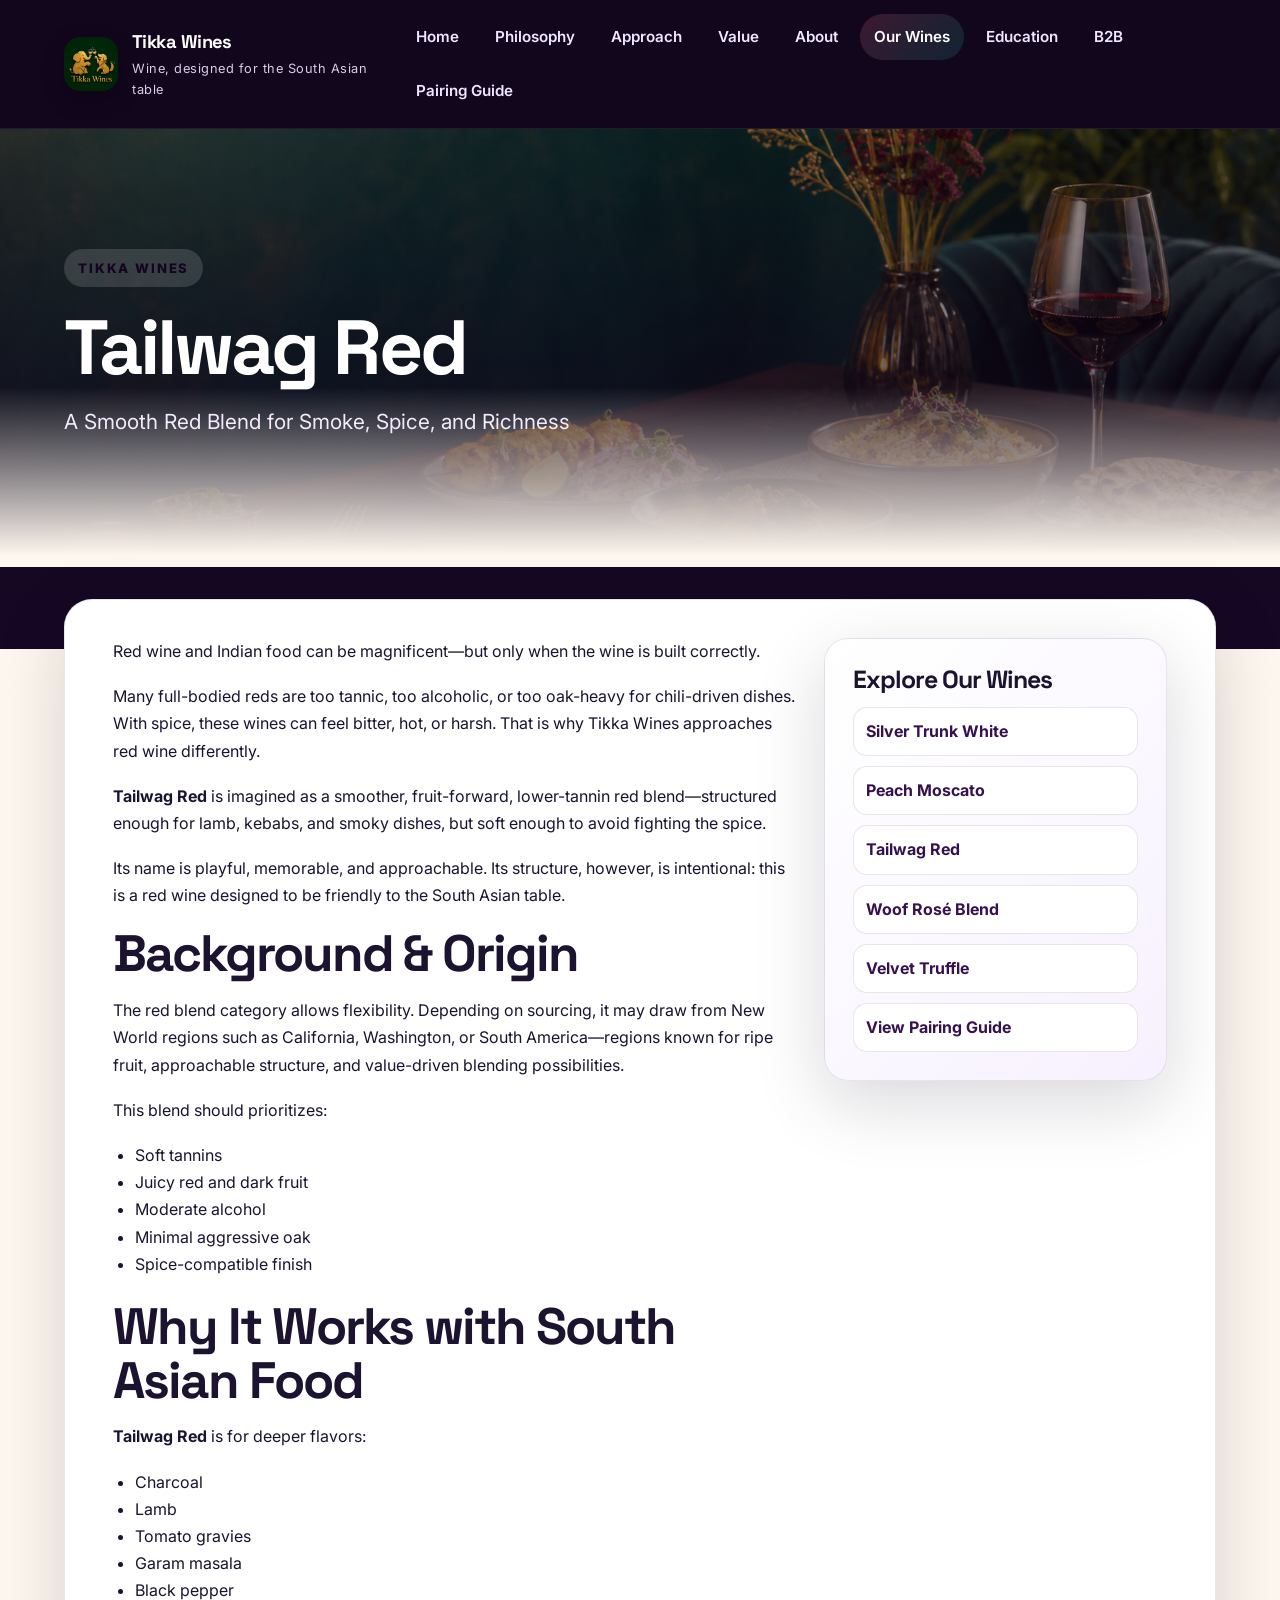
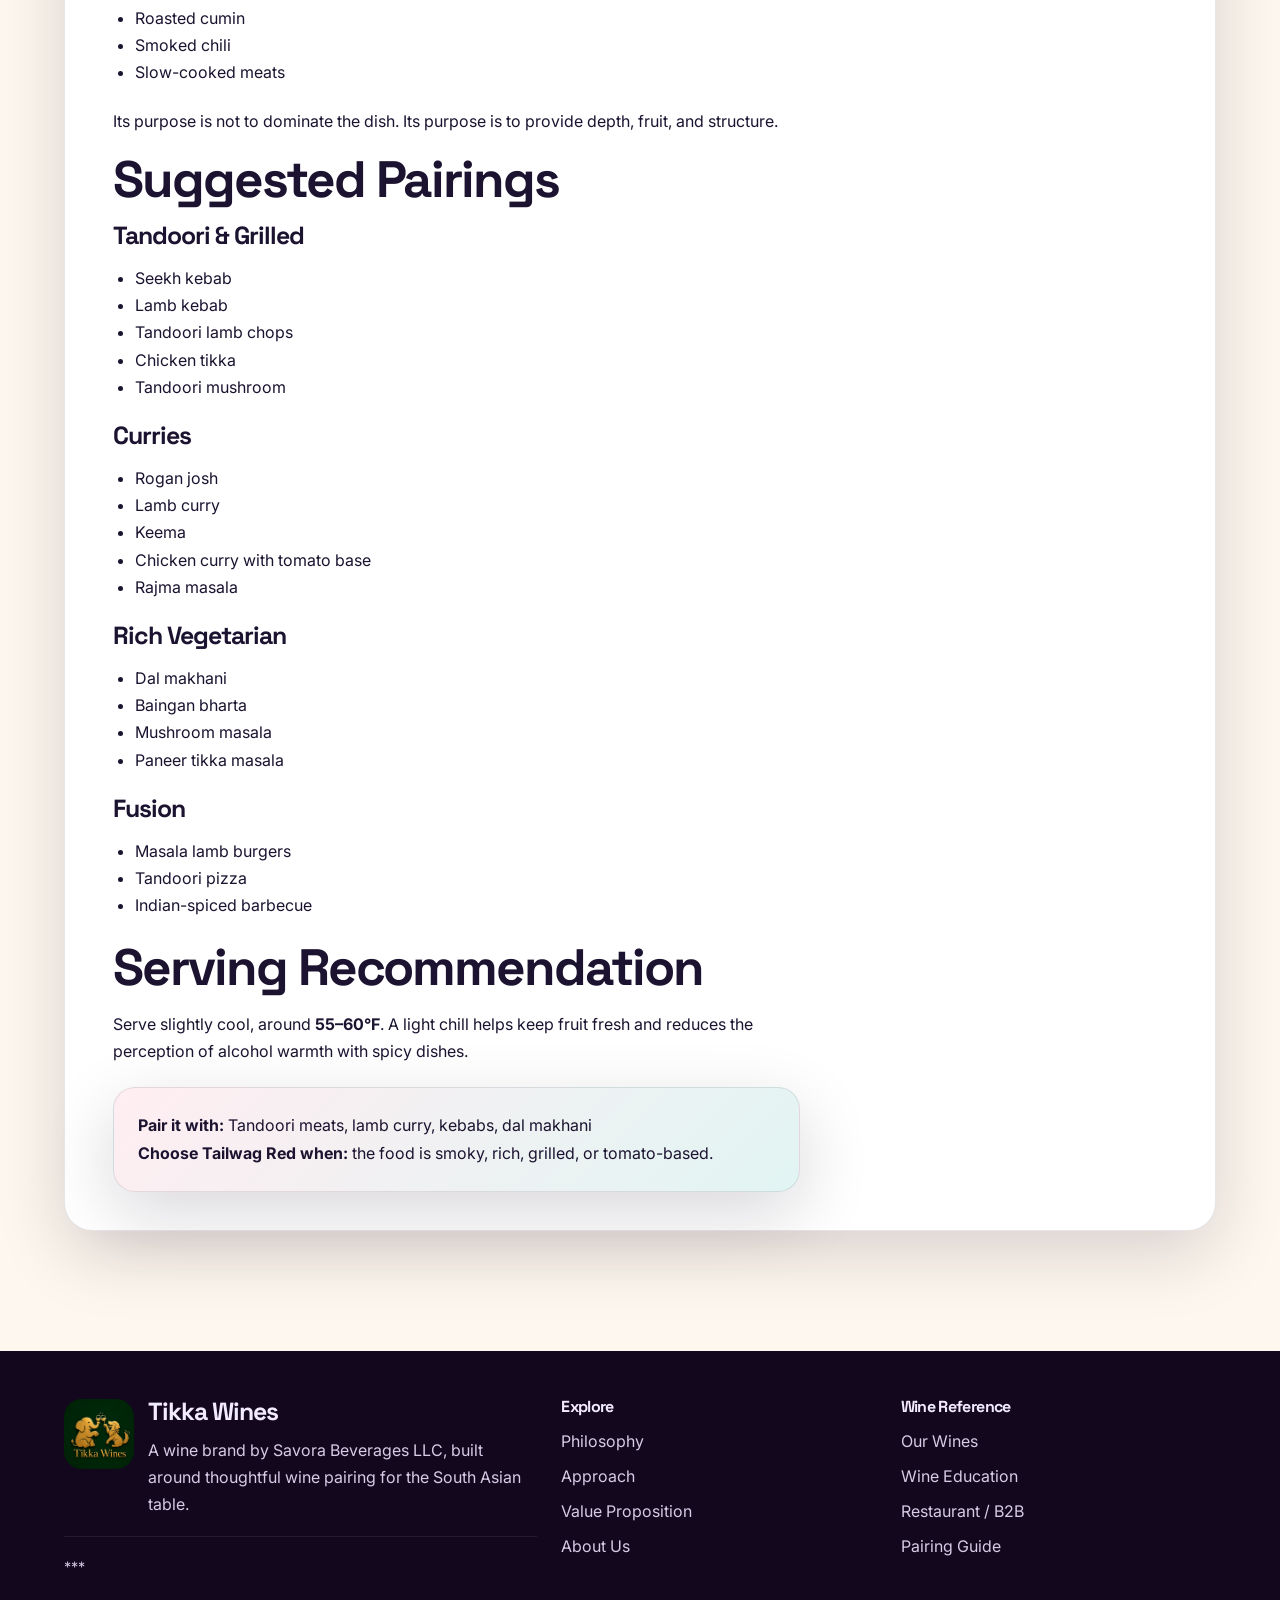
<file: our-wines/tailwag-red.html>
<!DOCTYPE html>
<html lang="en">
<head>
  <meta charset="UTF-8">
  <meta name="viewport" content="width=device-width, initial-scale=1.0">
  <title>Tailwag Red | Tikka Wines</title>
  <meta name="description" content="Tikka Wines — wine, designed for the South Asian table.">
  <link rel="preconnect" href="https://fonts.googleapis.com"><link rel="preconnect" href="https://fonts.gstatic.com" crossorigin><link href="https://fonts.googleapis.com/css2?family=Inter:wght@400;500;600;700;800&family=Space+Grotesk:wght@500;700&display=swap" rel="stylesheet">
  <link rel="stylesheet" href="/styles.css">
</head>
<body>
  
<header class="site-header">
  <div class="nav-wrap">
    <a class="brand" href="/index.html">
      <img src="/assets/images/logo.png" alt="Tikka Wines logo">
      <div>
        <div class="brand-title">Tikka Wines</div>
        <small>Wine, designed for the South Asian table</small>
      </div>
    </a>
    <button class="nav-toggle" aria-label="Open menu">☰</button>
    <nav class="nav-links"><a href="/index.html" class="">Home</a><a href="/philosophy.html" class="">Philosophy</a><a href="/approach.html" class="">Approach</a><a href="/value-proposition.html" class="">Value</a><a href="/about.html" class="">About</a><a href="/our-wines/" class="active">Our Wines</a><a href="/education.html" class="">Education</a><a href="/restaurant-b2b.html" class="">B2B</a><a href="/pairing-guide.html" class="">Pairing Guide</a></nav>
  </div>
</header>

  <section class="hero small" style="--hero-image:url('/assets/images/hero-food.png')">
    <div class="hero-inner">
      <span class="eyebrow">Tikka Wines</span>
      <h1>Tailwag Red</h1>
      <p class="lead">A Smooth Red Blend for Smoke, Spice, and Richness</p>
    </div>
  </section>
  
  <main class="main">
    <div class="longform">
      <article>
<div class="page-grid">
  <div class="content-col">
<p>Red wine and Indian food can be magnificent—but only when the wine is built correctly.</p>
<p>Many full-bodied reds are too tannic, too alcoholic, or too oak-heavy for chili-driven dishes. With spice, these wines can feel bitter, hot, or harsh. That is why Tikka Wines approaches red wine differently.</p>
<p><strong>Tailwag Red</strong> is imagined as a smoother, fruit-forward, lower-tannin red blend—structured enough for lamb, kebabs, and smoky dishes, but soft enough to avoid fighting the spice.</p>
<p>Its name is playful, memorable, and approachable. Its structure, however, is intentional: this is a red wine designed to be friendly to the South Asian table.</p>
<h2>Background &amp; Origin</h2>
<p>The red blend category allows flexibility. Depending on sourcing, it may draw from New World regions such as California, Washington, or South America—regions known for ripe fruit, approachable structure, and value-driven blending possibilities.</p>
<p>This blend should prioritizes:</p>
<ul class="bullet-list"><li>Soft tannins</li><li>Juicy red and dark fruit</li><li>Moderate alcohol</li><li>Minimal aggressive oak</li><li>Spice-compatible finish</li></ul>
<h2>Why It Works with South Asian Food</h2>
<p><strong>Tailwag Red</strong> is for deeper flavors:</p>
<ul class="bullet-list"><li>Charcoal</li><li>Lamb</li><li>Tomato gravies</li><li>Garam masala</li><li>Black pepper</li><li>Roasted cumin</li><li>Smoked chili</li><li>Slow-cooked meats</li></ul>
<p>Its purpose is not to dominate the dish. Its purpose is to provide depth, fruit, and structure.</p>
<h2>Suggested Pairings</h2>
<h3>Tandoori &amp; Grilled</h3>
<ul class="bullet-list"><li>Seekh kebab</li><li>Lamb kebab</li><li>Tandoori lamb chops</li><li>Chicken tikka</li><li>Tandoori mushroom</li></ul>
<h3>Curries</h3>
<ul class="bullet-list"><li>Rogan josh</li><li>Lamb curry</li><li>Keema</li><li>Chicken curry with tomato base</li><li>Rajma masala</li></ul>
<h3>Rich Vegetarian</h3>
<ul class="bullet-list"><li>Dal makhani</li><li>Baingan bharta</li><li>Mushroom masala</li><li>Paneer tikka masala</li></ul>
<h3>Fusion</h3>
<ul class="bullet-list"><li>Masala lamb burgers</li><li>Tandoori pizza</li><li>Indian-spiced barbecue</li></ul>
<h2>Serving Recommendation</h2>
<p>Serve slightly cool, around <strong>55–60°F</strong>. A light chill helps keep fruit fresh and reduces the perception of alcohol warmth with spicy dishes.</p>
<div class="cta-box"><strong>Pair it with:</strong> Tandoori meats, lamb curry, kebabs, dal makhani<br><strong>Choose Tailwag Red when:</strong> the food is smoky, rich, grilled, or tomato-based.</div>
</div>
  <aside class="side-panel">
    <h3>Explore Our Wines</h3>
    <div class="mini-nav">
      <a href="/our-wines/silver-trunk-white.html">Silver Trunk White</a>
      <a href="/our-wines/peach-moscato.html">Peach Moscato</a>
      <a href="/our-wines/tailwag-red.html">Tailwag Red</a>
      <a href="/our-wines/woof-rose-blend.html">Woof Rosé Blend</a>
      <a href="/our-wines/velvet-truffle.html">Velvet Truffle</a>
      <a href="/pairing-guide.html">View Pairing Guide</a>
    </div>
  </aside>
</div>
</article>
    </div>
  </main>
  
<footer class="footer">
  <div class="footer-inner">
    <div>
      <div class="footer-brand">
        <img src="/assets/images/logo.png" alt="Tikka Wines logo">
        <div>
          <h3>Tikka Wines</h3>
          <p>A wine brand by Savora Beverages LLC, built around thoughtful wine pairing for the South Asian table.</p>
        </div>
      </div>
      <p class="footer-note">***</p>
    </div>
    <div>
      <h4>Explore</h4>
      <a href="/philosophy.html">Philosophy</a>
      <a href="/approach.html">Approach</a>
      <a href="/value-proposition.html">Value Proposition</a>
      <a href="/about.html">About Us</a>
    </div>
    <div>
      <h4>Wine Reference</h4>
      <a href="/our-wines/">Our Wines</a>
      <a href="/education.html">Wine Education</a>
      <a href="/restaurant-b2b.html">Restaurant / B2B</a>
      <a href="/pairing-guide.html">Pairing Guide</a>
    </div>
  </div>
</footer>

  <script src="/script.js"></script>
</body>
</html>
</file>
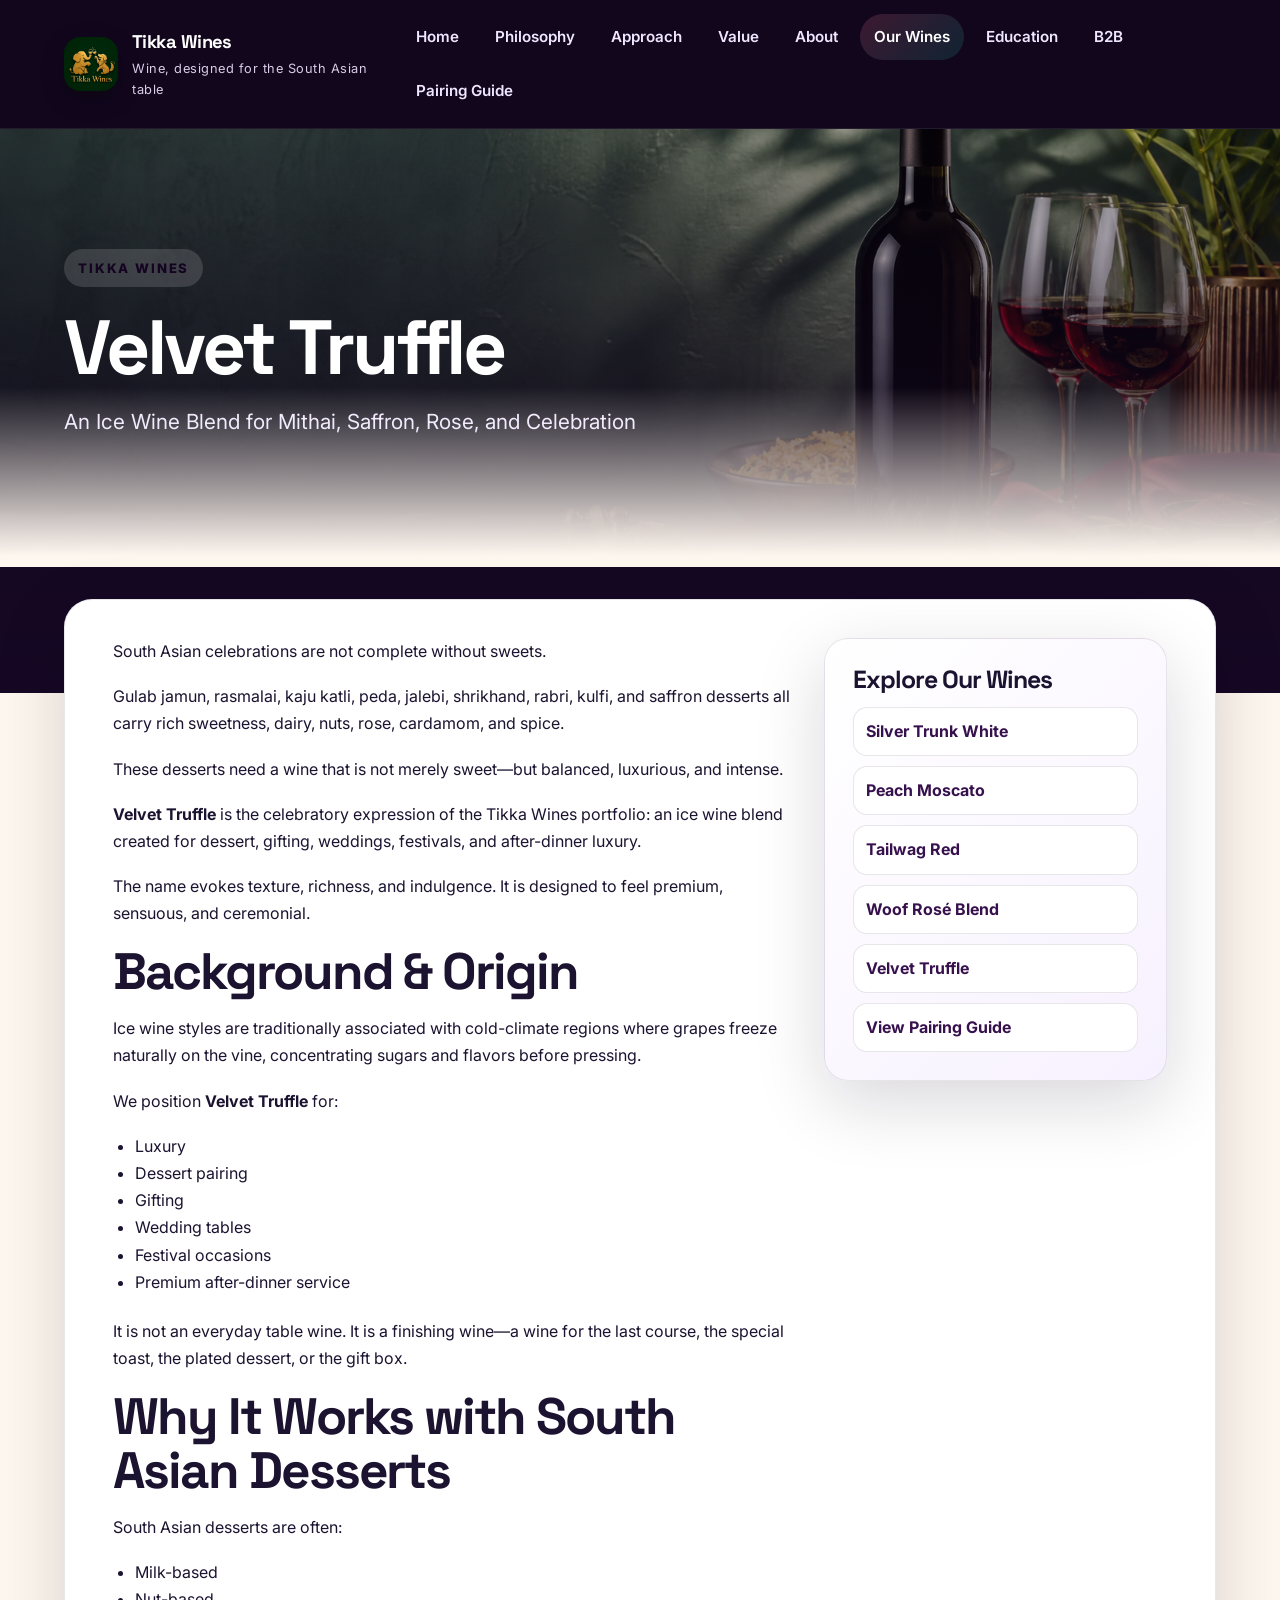
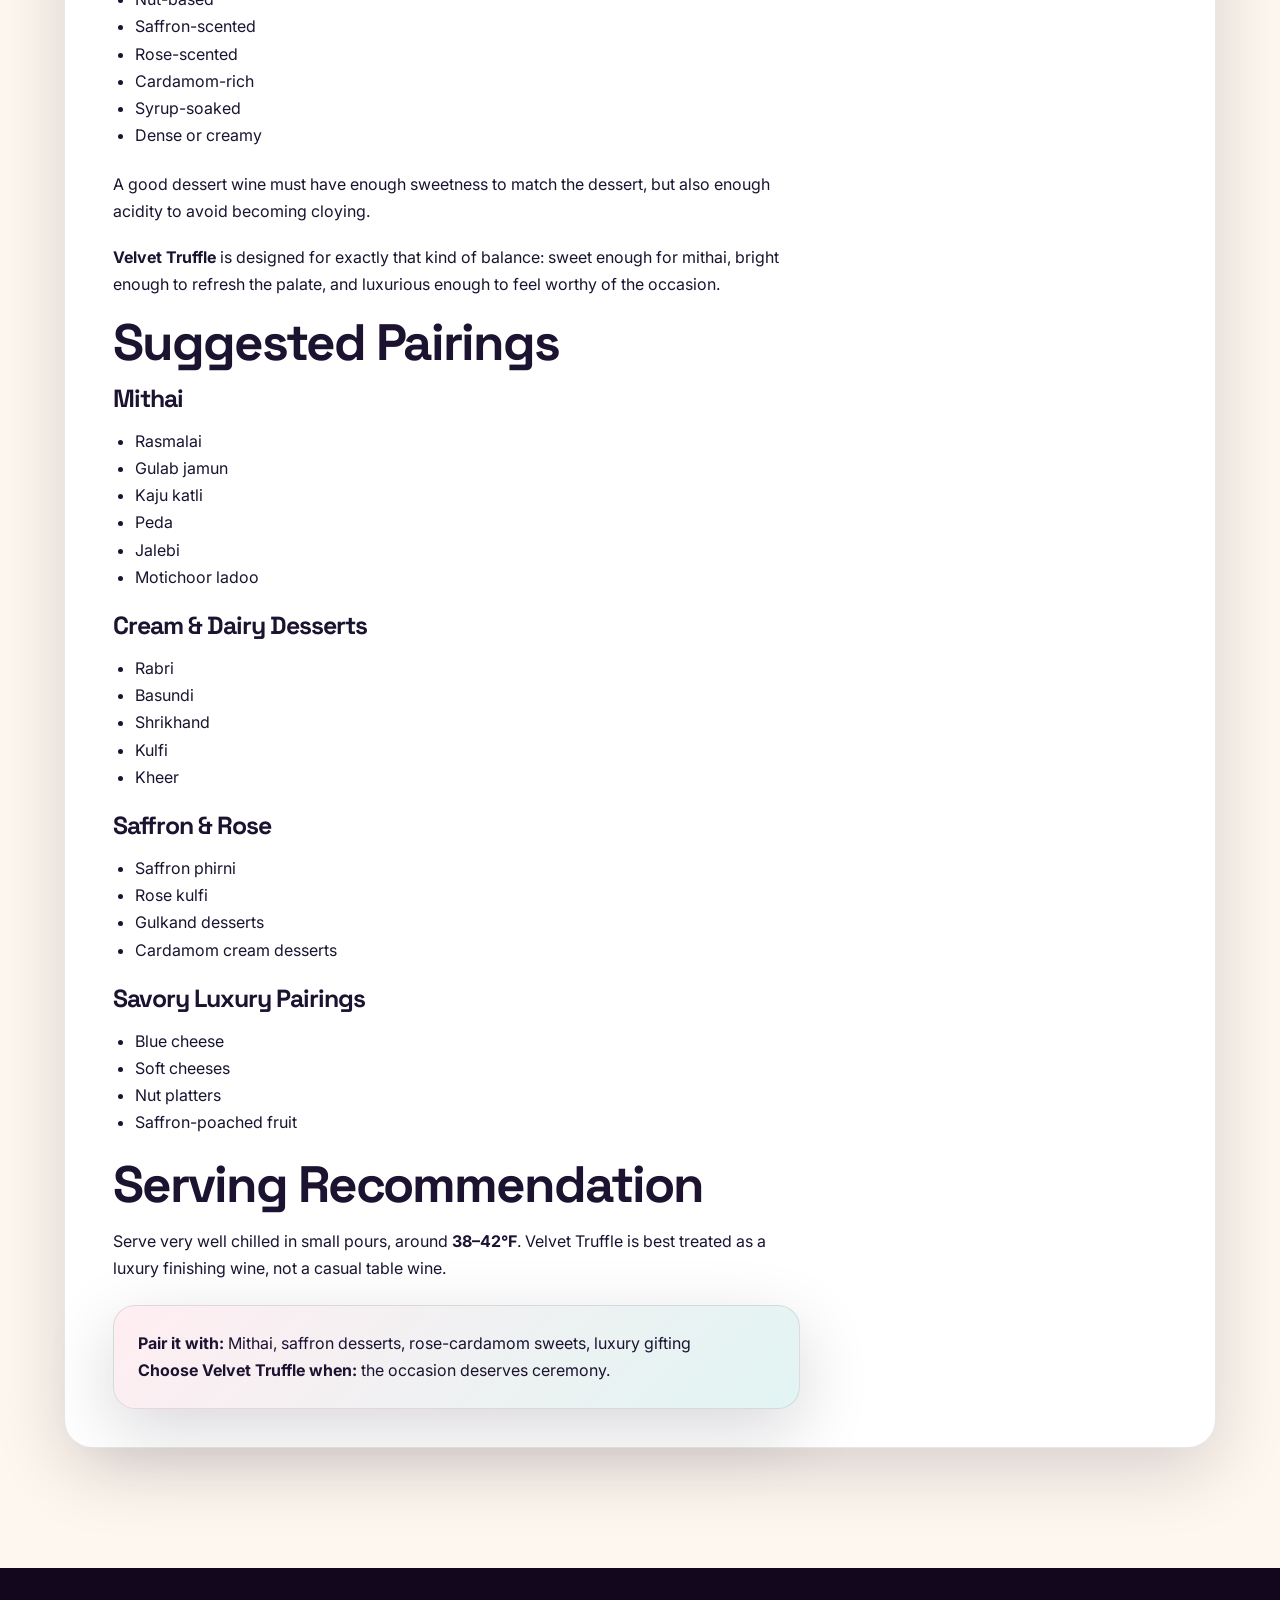
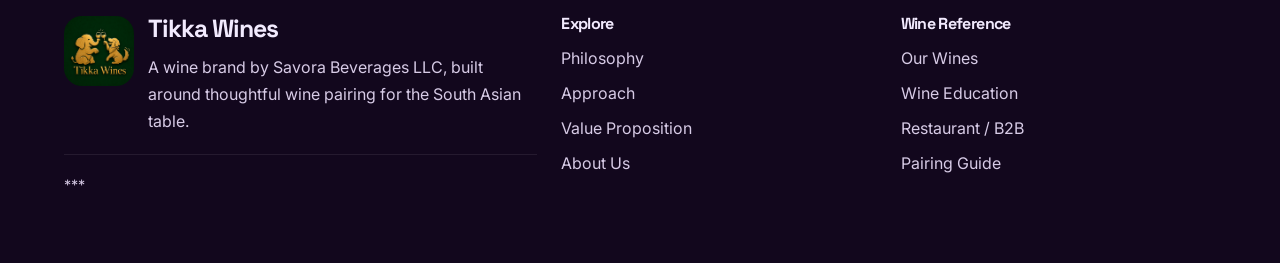
<file: our-wines/velvet-truffle.html>
<!DOCTYPE html>
<html lang="en">
<head>
  <meta charset="UTF-8">
  <meta name="viewport" content="width=device-width, initial-scale=1.0">
  <title>Velvet Truffle | Tikka Wines</title>
  <meta name="description" content="Tikka Wines — wine, designed for the South Asian table.">
  <link rel="preconnect" href="https://fonts.googleapis.com"><link rel="preconnect" href="https://fonts.gstatic.com" crossorigin><link href="https://fonts.googleapis.com/css2?family=Inter:wght@400;500;600;700;800&family=Space+Grotesk:wght@500;700&display=swap" rel="stylesheet">
  <link rel="stylesheet" href="/styles.css">
</head>
<body>
  
<header class="site-header">
  <div class="nav-wrap">
    <a class="brand" href="/index.html">
      <img src="/assets/images/logo.png" alt="Tikka Wines logo">
      <div>
        <div class="brand-title">Tikka Wines</div>
        <small>Wine, designed for the South Asian table</small>
      </div>
    </a>
    <button class="nav-toggle" aria-label="Open menu">☰</button>
    <nav class="nav-links"><a href="/index.html" class="">Home</a><a href="/philosophy.html" class="">Philosophy</a><a href="/approach.html" class="">Approach</a><a href="/value-proposition.html" class="">Value</a><a href="/about.html" class="">About</a><a href="/our-wines/" class="active">Our Wines</a><a href="/education.html" class="">Education</a><a href="/restaurant-b2b.html" class="">B2B</a><a href="/pairing-guide.html" class="">Pairing Guide</a></nav>
  </div>
</header>

  <section class="hero small" style="--hero-image:url('/assets/images/hero-stilllife.png')">
    <div class="hero-inner">
      <span class="eyebrow">Tikka Wines</span>
      <h1>Velvet Truffle</h1>
      <p class="lead">An Ice Wine Blend for Mithai, Saffron, Rose, and Celebration</p>
    </div>
  </section>
  
  <main class="main">
    <div class="longform">
      <article>
<div class="page-grid">
  <div class="content-col">
<p>South Asian celebrations are not complete without sweets.</p>
<p>Gulab jamun, rasmalai, kaju katli, peda, jalebi, shrikhand, rabri, kulfi, and saffron desserts all carry rich sweetness, dairy, nuts, rose, cardamom, and spice.</p>
<p>These desserts need a wine that is not merely sweet—but balanced, luxurious, and intense.</p>
<p><strong>Velvet Truffle</strong> is the celebratory expression of the Tikka Wines portfolio: an ice wine blend created for dessert, gifting, weddings, festivals, and after-dinner luxury.</p>
<p>The name evokes texture, richness, and indulgence. It is designed to feel premium, sensuous, and ceremonial.</p>
<h2>Background &amp; Origin</h2>
<p>Ice wine styles are traditionally associated with cold-climate regions where grapes freeze naturally on the vine, concentrating sugars and flavors before pressing.</p>
<p>We position <strong>Velvet Truffle</strong> for:</p>
<ul class="bullet-list"><li>Luxury</li><li>Dessert pairing</li><li>Gifting</li><li>Wedding tables</li><li>Festival occasions</li><li>Premium after-dinner service</li></ul>
<p>It is not an everyday table wine. It is a finishing wine—a wine for the last course, the special toast, the plated dessert, or the gift box.</p>
<h2>Why It Works with South Asian Desserts</h2>
<p>South Asian desserts are often:</p>
<ul class="bullet-list"><li>Milk-based</li><li>Nut-based</li><li>Saffron-scented</li><li>Rose-scented</li><li>Cardamom-rich</li><li>Syrup-soaked</li><li>Dense or creamy</li></ul>
<p>A good dessert wine must have enough sweetness to match the dessert, but also enough acidity to avoid becoming cloying.</p>
<p><strong>Velvet Truffle</strong> is designed for exactly that kind of balance: sweet enough for mithai, bright enough to refresh the palate, and luxurious enough to feel worthy of the occasion.</p>
<h2>Suggested Pairings</h2>
<h3>Mithai</h3>
<ul class="bullet-list"><li>Rasmalai</li><li>Gulab jamun</li><li>Kaju katli</li><li>Peda</li><li>Jalebi</li><li>Motichoor ladoo</li></ul>
<h3>Cream &amp; Dairy Desserts</h3>
<ul class="bullet-list"><li>Rabri</li><li>Basundi</li><li>Shrikhand</li><li>Kulfi</li><li>Kheer</li></ul>
<h3>Saffron &amp; Rose</h3>
<ul class="bullet-list"><li>Saffron phirni</li><li>Rose kulfi</li><li>Gulkand desserts</li><li>Cardamom cream desserts</li></ul>
<h3>Savory Luxury Pairings</h3>
<ul class="bullet-list"><li>Blue cheese</li><li>Soft cheeses</li><li>Nut platters</li><li>Saffron-poached fruit</li></ul>
<h2>Serving Recommendation</h2>
<p>Serve very well chilled in small pours, around <strong>38–42°F</strong>. Velvet Truffle is best treated as a luxury finishing wine, not a casual table wine.</p>
<div class="cta-box"><strong>Pair it with:</strong> Mithai, saffron desserts, rose-cardamom sweets, luxury gifting<br><strong>Choose Velvet Truffle when:</strong> the occasion deserves ceremony.</div>
</div>
  <aside class="side-panel">
    <h3>Explore Our Wines</h3>
    <div class="mini-nav">
      <a href="/our-wines/silver-trunk-white.html">Silver Trunk White</a>
      <a href="/our-wines/peach-moscato.html">Peach Moscato</a>
      <a href="/our-wines/tailwag-red.html">Tailwag Red</a>
      <a href="/our-wines/woof-rose-blend.html">Woof Rosé Blend</a>
      <a href="/our-wines/velvet-truffle.html">Velvet Truffle</a>
      <a href="/pairing-guide.html">View Pairing Guide</a>
    </div>
  </aside>
</div>
</article>
    </div>
  </main>
  
<footer class="footer">
  <div class="footer-inner">
    <div>
      <div class="footer-brand">
        <img src="/assets/images/logo.png" alt="Tikka Wines logo">
        <div>
          <h3>Tikka Wines</h3>
          <p>A wine brand by Savora Beverages LLC, built around thoughtful wine pairing for the South Asian table.</p>
        </div>
      </div>
      <p class="footer-note">***</p>
    </div>
    <div>
      <h4>Explore</h4>
      <a href="/philosophy.html">Philosophy</a>
      <a href="/approach.html">Approach</a>
      <a href="/value-proposition.html">Value Proposition</a>
      <a href="/about.html">About Us</a>
    </div>
    <div>
      <h4>Wine Reference</h4>
      <a href="/our-wines/">Our Wines</a>
      <a href="/education.html">Wine Education</a>
      <a href="/restaurant-b2b.html">Restaurant / B2B</a>
      <a href="/pairing-guide.html">Pairing Guide</a>
    </div>
  </div>
</footer>

  <script src="/script.js"></script>
</body>
</html>
</file>
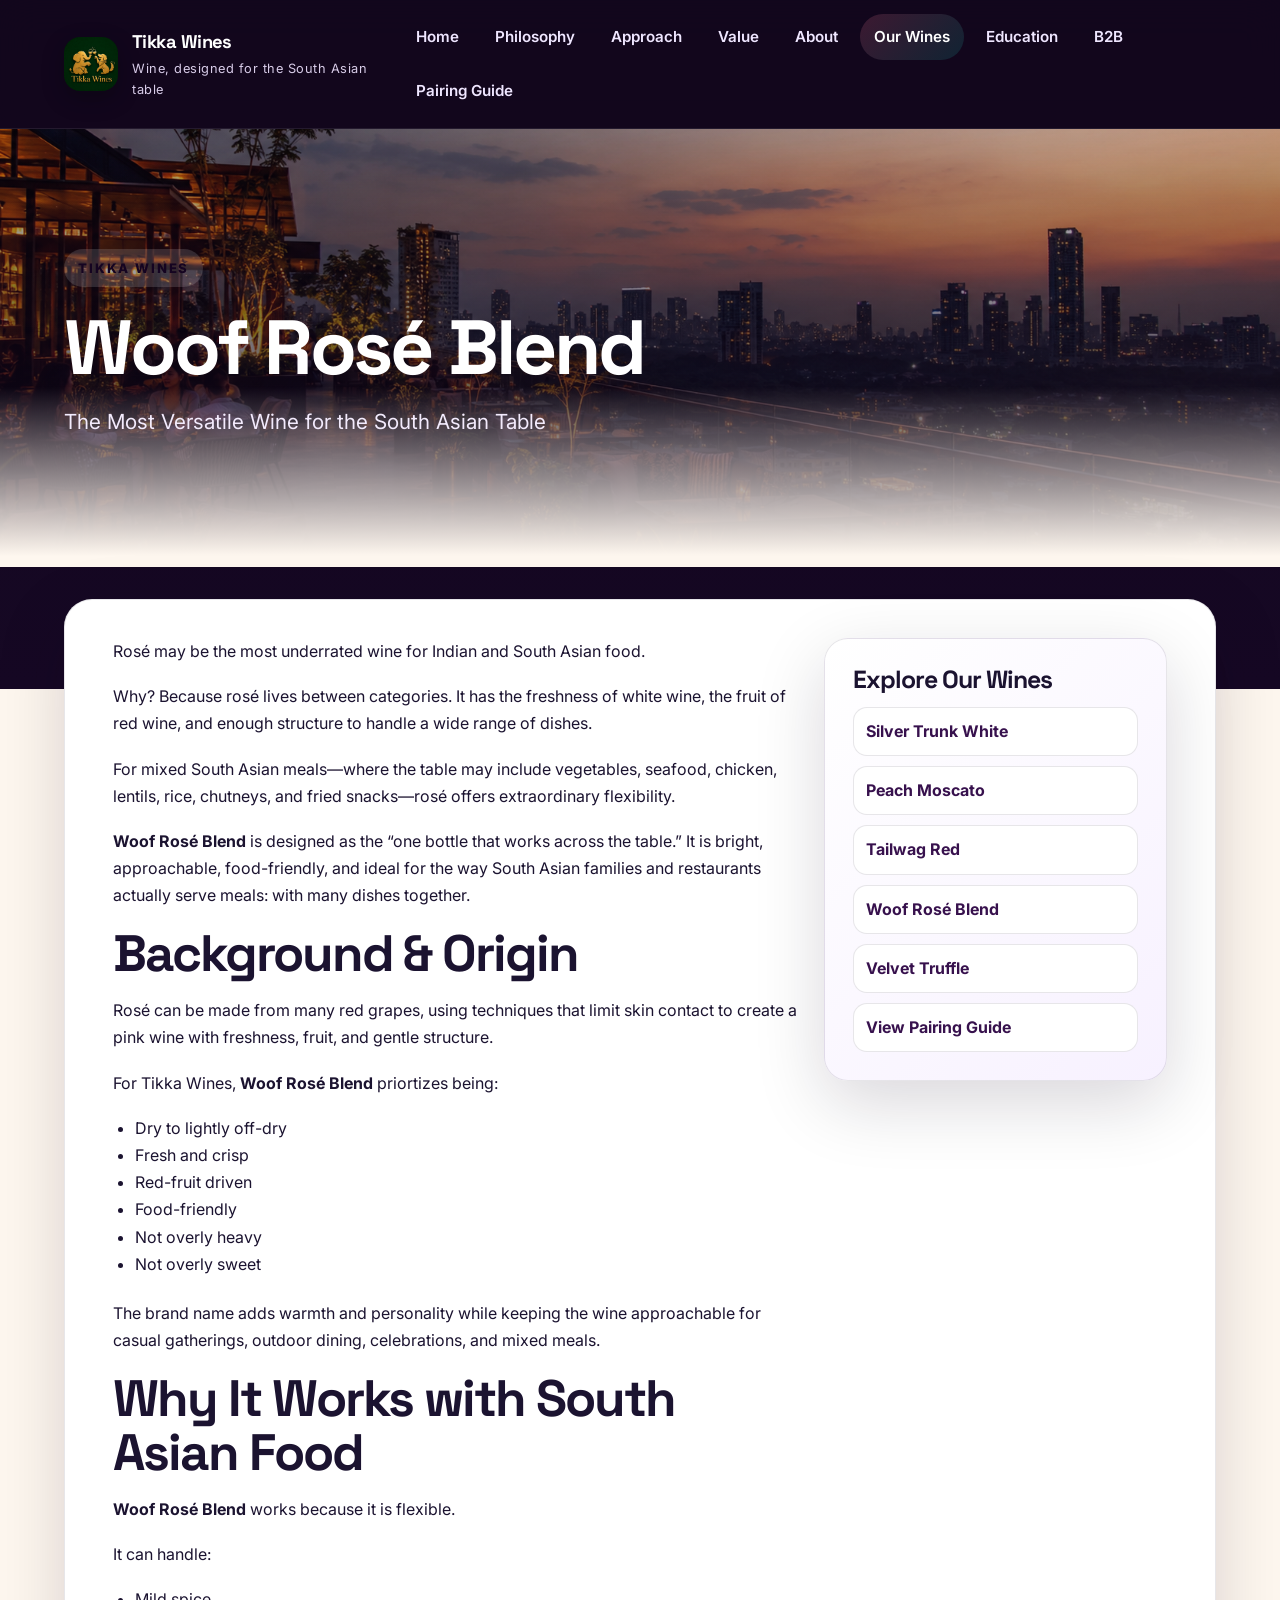
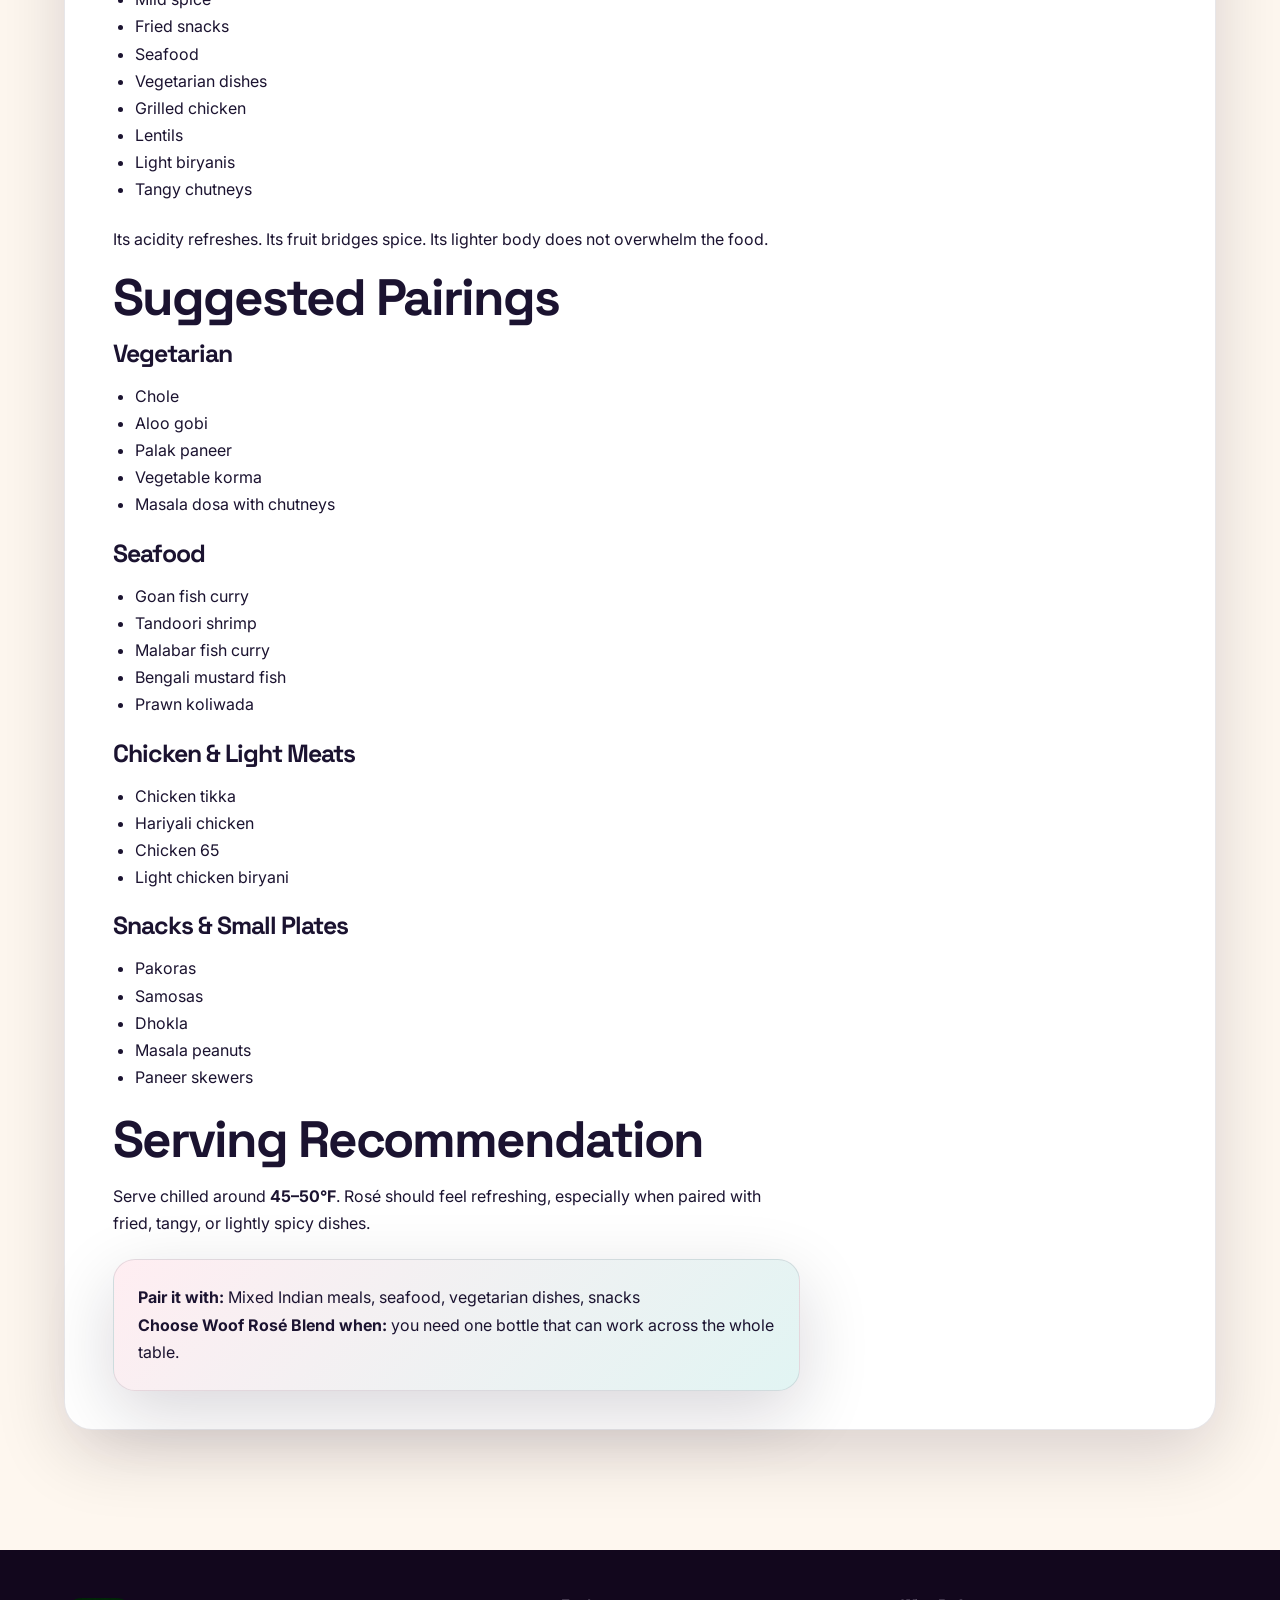
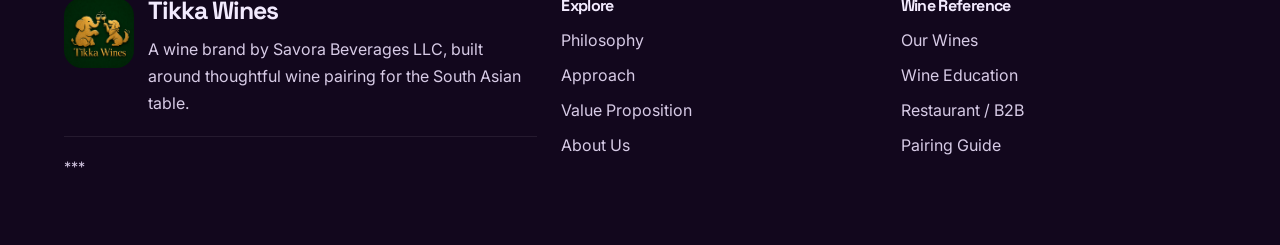
<file: our-wines/woof-rose-blend.html>
<!DOCTYPE html>
<html lang="en">
<head>
  <meta charset="UTF-8">
  <meta name="viewport" content="width=device-width, initial-scale=1.0">
  <title>Woof Rosé Blend | Tikka Wines</title>
  <meta name="description" content="Tikka Wines — wine, designed for the South Asian table.">
  <link rel="preconnect" href="https://fonts.googleapis.com"><link rel="preconnect" href="https://fonts.gstatic.com" crossorigin><link href="https://fonts.googleapis.com/css2?family=Inter:wght@400;500;600;700;800&family=Space+Grotesk:wght@500;700&display=swap" rel="stylesheet">
  <link rel="stylesheet" href="/styles.css">
</head>
<body>
  
<header class="site-header">
  <div class="nav-wrap">
    <a class="brand" href="/index.html">
      <img src="/assets/images/logo.png" alt="Tikka Wines logo">
      <div>
        <div class="brand-title">Tikka Wines</div>
        <small>Wine, designed for the South Asian table</small>
      </div>
    </a>
    <button class="nav-toggle" aria-label="Open menu">☰</button>
    <nav class="nav-links"><a href="/index.html" class="">Home</a><a href="/philosophy.html" class="">Philosophy</a><a href="/approach.html" class="">Approach</a><a href="/value-proposition.html" class="">Value</a><a href="/about.html" class="">About</a><a href="/our-wines/" class="active">Our Wines</a><a href="/education.html" class="">Education</a><a href="/restaurant-b2b.html" class="">B2B</a><a href="/pairing-guide.html" class="">Pairing Guide</a></nav>
  </div>
</header>

  <section class="hero small" style="--hero-image:url('/assets/images/hero-urban.png')">
    <div class="hero-inner">
      <span class="eyebrow">Tikka Wines</span>
      <h1>Woof Rosé Blend</h1>
      <p class="lead">The Most Versatile Wine for the South Asian Table</p>
    </div>
  </section>
  
  <main class="main">
    <div class="longform">
      <article>
<div class="page-grid">
  <div class="content-col">
<p>Rosé may be the most underrated wine for Indian and South Asian food.</p>
<p>Why? Because rosé lives between categories. It has the freshness of white wine, the fruit of red wine, and enough structure to handle a wide range of dishes.</p>
<p>For mixed South Asian meals—where the table may include vegetables, seafood, chicken, lentils, rice, chutneys, and fried snacks—rosé offers extraordinary flexibility.</p>
<p><strong>Woof Rosé Blend</strong> is designed as the “one bottle that works across the table.” It is bright, approachable, food-friendly, and ideal for the way South Asian families and restaurants actually serve meals: with many dishes together.</p>
<h2>Background &amp; Origin</h2>
<p>Rosé can be made from many red grapes, using techniques that limit skin contact to create a pink wine with freshness, fruit, and gentle structure.</p>
<p>For Tikka Wines, <strong>Woof Rosé Blend</strong> priortizes being:</p>
<ul class="bullet-list"><li>Dry to lightly off-dry</li><li>Fresh and crisp</li><li>Red-fruit driven</li><li>Food-friendly</li><li>Not overly heavy</li><li>Not overly sweet</li></ul>
<p>The brand name adds warmth and personality while keeping the wine approachable for casual gatherings, outdoor dining, celebrations, and mixed meals.</p>
<h2>Why It Works with South Asian Food</h2>
<p><strong>Woof Rosé Blend</strong> works because it is flexible.</p>
<p>It can handle:</p>
<ul class="bullet-list"><li>Mild spice</li><li>Fried snacks</li><li>Seafood</li><li>Vegetarian dishes</li><li>Grilled chicken</li><li>Lentils</li><li>Light biryanis</li><li>Tangy chutneys</li></ul>
<p>Its acidity refreshes. Its fruit bridges spice. Its lighter body does not overwhelm the food.</p>
<h2>Suggested Pairings</h2>
<h3>Vegetarian</h3>
<ul class="bullet-list"><li>Chole</li><li>Aloo gobi</li><li>Palak paneer</li><li>Vegetable korma</li><li>Masala dosa with chutneys</li></ul>
<h3>Seafood</h3>
<ul class="bullet-list"><li>Goan fish curry</li><li>Tandoori shrimp</li><li>Malabar fish curry</li><li>Bengali mustard fish</li><li>Prawn koliwada</li></ul>
<h3>Chicken &amp; Light Meats</h3>
<ul class="bullet-list"><li>Chicken tikka</li><li>Hariyali chicken</li><li>Chicken 65</li><li>Light chicken biryani</li></ul>
<h3>Snacks &amp; Small Plates</h3>
<ul class="bullet-list"><li>Pakoras</li><li>Samosas</li><li>Dhokla</li><li>Masala peanuts</li><li>Paneer skewers</li></ul>
<h2>Serving Recommendation</h2>
<p>Serve chilled around <strong>45–50°F</strong>. Rosé should feel refreshing, especially when paired with fried, tangy, or lightly spicy dishes.</p>
<div class="cta-box"><strong>Pair it with:</strong> Mixed Indian meals, seafood, vegetarian dishes, snacks<br><strong>Choose Woof Rosé Blend when:</strong> you need one bottle that can work across the whole table.</div>
</div>
  <aside class="side-panel">
    <h3>Explore Our Wines</h3>
    <div class="mini-nav">
      <a href="/our-wines/silver-trunk-white.html">Silver Trunk White</a>
      <a href="/our-wines/peach-moscato.html">Peach Moscato</a>
      <a href="/our-wines/tailwag-red.html">Tailwag Red</a>
      <a href="/our-wines/woof-rose-blend.html">Woof Rosé Blend</a>
      <a href="/our-wines/velvet-truffle.html">Velvet Truffle</a>
      <a href="/pairing-guide.html">View Pairing Guide</a>
    </div>
  </aside>
</div>
</article>
    </div>
  </main>
  
<footer class="footer">
  <div class="footer-inner">
    <div>
      <div class="footer-brand">
        <img src="/assets/images/logo.png" alt="Tikka Wines logo">
        <div>
          <h3>Tikka Wines</h3>
          <p>A wine brand by Savora Beverages LLC, built around thoughtful wine pairing for the South Asian table.</p>
        </div>
      </div>
      <p class="footer-note">***</p>
    </div>
    <div>
      <h4>Explore</h4>
      <a href="/philosophy.html">Philosophy</a>
      <a href="/approach.html">Approach</a>
      <a href="/value-proposition.html">Value Proposition</a>
      <a href="/about.html">About Us</a>
    </div>
    <div>
      <h4>Wine Reference</h4>
      <a href="/our-wines/">Our Wines</a>
      <a href="/education.html">Wine Education</a>
      <a href="/restaurant-b2b.html">Restaurant / B2B</a>
      <a href="/pairing-guide.html">Pairing Guide</a>
    </div>
  </div>
</footer>

  <script src="/script.js"></script>
</body>
</html>
</file>
<file: styles.css>
:root{
  --bg:#12071d;
  --bg-2:#1b0c2b;
  --surface:#ffffff;
  --surface-alt:#fff8f1;
  --surface-soft:#f7f1ff;
  --text:#1b1330;
  --text-soft:#5f5873;
  --wine:#74224d;
  --wine-2:#bb2b72;
  --plum:#37114d;
  --jade:#0aa89b;
  --jade-2:#7fffd7;
  --mango:#ffbe3d;
  --coral:#ff6f91;
  --line:rgba(26,14,45,.1);
  --shadow:0 22px 70px rgba(18,7,29,.16);
  --max:1200px;
  --radius:22px;
}
*{box-sizing:border-box}
html{scroll-behavior:smooth}
body{margin:0;font-family:Inter,system-ui,-apple-system,Segoe UI,Roboto,Arial,sans-serif;background:linear-gradient(180deg,#12071d 0%,#160824 20%,#fef7ef 20%,#fef7ef 100%);color:var(--text);line-height:1.7}
a{text-decoration:none;color:inherit}
img{max-width:100%;display:block}
.site-header{position:sticky;top:0;z-index:1000;background:rgba(18,7,29,.78);backdrop-filter:blur(18px);border-bottom:1px solid rgba(255,255,255,.08)}
.nav-wrap{max-width:var(--max);margin:0 auto;padding:14px 24px;display:flex;align-items:center;justify-content:space-between;gap:20px}
.brand{display:flex;align-items:center;gap:14px;color:#fff}
.brand img{width:54px;height:54px;border-radius:16px;box-shadow:0 8px 22px rgba(0,0,0,.25)}
.brand-title{font-family:'Space Grotesk',Inter,sans-serif;font-weight:700;letter-spacing:-.03em;font-size:1.15rem}
.brand small{display:block;color:#d8cce8;font-size:.8rem;letter-spacing:.04em}
.nav-toggle{display:none;background:none;border:none;color:#fff;font-size:1.7rem}
.nav-links{display:flex;align-items:center;gap:8px;flex-wrap:wrap}
.nav-links a{padding:10px 14px;border-radius:999px;color:#efe6ff;font-weight:600;font-size:.95rem;transition:.2s ease}
.nav-links a:hover,.nav-links a.active{background:linear-gradient(135deg,rgba(255,111,145,.18),rgba(10,168,155,.18));color:#fff}
.hero{position:relative;min-height:72vh;color:#fff;display:grid;align-items:end;overflow:hidden;background:#14091f}
.hero.small{min-height:48vh}
.hero::before{content:'';position:absolute;inset:0;background:linear-gradient(180deg,rgba(18,7,29,.25),rgba(18,7,29,.6) 55%,rgba(18,7,29,.92) 100%),var(--hero-image) center/cover no-repeat}
.hero::after{content:'';position:absolute;inset:auto 0 0 0;height:180px;background:linear-gradient(180deg,rgba(254,247,239,0),#fef7ef 94%)}
.hero-inner{position:relative;z-index:1;max-width:var(--max);margin:0 auto;width:100%;padding:120px 24px 110px}
.eyebrow{display:inline-flex;align-items:center;gap:8px;padding:8px 14px;border-radius:999px;background:rgba(255,255,255,.14);color:#150421;font-size:.82rem;text-transform:uppercase;letter-spacing:.14em;font-weight:800}
.hero .eyebrow{margin-bottom:20px}
h1,h2,h3,h4{font-family:'Space Grotesk',Inter,sans-serif;line-height:1.05;letter-spacing:-.04em;margin:0 0 16px}
h1{font-size:clamp(2.6rem,6vw,5.6rem);max-width:900px}
h2{font-size:clamp(2rem,4vw,3.6rem)}
h3{font-size:clamp(1.2rem,2vw,1.55rem)}
p{margin:0 0 18px}
.lead{font-size:clamp(1.08rem,2vw,1.3rem);max-width:780px;color:#f3ebfd}
.hero-actions,.cta-row{display:flex;gap:14px;flex-wrap:wrap;margin-top:30px}
.btn{display:inline-flex;align-items:center;justify-content:center;padding:14px 22px;border-radius:999px;font-weight:800;transition:transform .2s ease, box-shadow .2s ease;border:1px solid transparent}
.btn:hover{transform:translateY(-2px)}
.btn-primary{background:linear-gradient(135deg,var(--coral),var(--mango));color:#180c22;box-shadow:0 18px 30px rgba(255,111,145,.28)}
.btn-secondary{background:rgba(255,255,255,.12);color:#fff;border-color:rgba(255,255,255,.2)}
.main{position:relative;z-index:2}
.page-section,.longform{max-width:var(--max);margin:0 auto;padding:40px 24px 60px}
.longform{padding-top:32px}
.longform article{background:var(--surface);border-radius:28px;padding:38px clamp(22px,4vw,48px);box-shadow:var(--shadow);border:1px solid var(--line)}
.alt-section .section-inner{background:linear-gradient(135deg,#fff 0%,#f5f0ff 100%);border-radius:28px;padding:38px clamp(22px,4vw,48px);box-shadow:var(--shadow);border:1px solid var(--line)}
.split-section{display:grid;grid-template-columns:1.1fr .9fr;gap:28px;align-items:center}
.media-card{min-height:440px;border-radius:28px;background:center/cover no-repeat;box-shadow:var(--shadow)}
.media-card.tall{min-height:560px}
.chip-grid{display:flex;flex-wrap:wrap;gap:10px;margin:22px 0}
.chip-grid span,.pill{background:#fff;border:1px solid var(--line);padding:10px 14px;border-radius:999px;font-weight:700;color:var(--plum);box-shadow:0 10px 30px rgba(55,17,77,.06)}
.number-list,.bullet-list{padding-left:22px;margin:0 0 22px}
.bullet-list.two-col{columns:2}
.card-grid{display:grid;grid-template-columns:repeat(3,1fr);gap:18px}
.card-grid.five{grid-template-columns:repeat(5,1fr)}
.info-card,.wine-card,.cta-box,.stat-card{background:linear-gradient(135deg,#fff 0%,#fff7fb 100%);border:1px solid var(--line);border-radius:22px;padding:24px;box-shadow:var(--shadow)}
.info-card h3{font-size:1.08rem}
.image-band{position:relative;max-width:none;padding:0;margin:30px 0 60px;background:#160824}
.image-band::before{content:'';display:block;min-height:520px;background:linear-gradient(90deg,rgba(18,7,29,.78),rgba(18,7,29,.25)),var(--bg) center/cover no-repeat}
.overlay-copy{position:absolute;inset:0;max-width:var(--max);margin:0 auto;padding:90px 24px;display:grid;align-content:center;color:#fff}
.wine-cards{display:grid;grid-template-columns:repeat(2,1fr);gap:18px;margin:26px 0 30px}
.wine-card{display:block;transition:transform .2s ease, border-color .2s ease}
.wine-card:hover{transform:translateY(-4px);border-color:rgba(10,168,155,.3)}
.wine-card h3{margin-bottom:8px}
.wine-card p{font-weight:700;color:var(--wine)}
.wine-card span{display:block;color:var(--text-soft)}
.styled-table{width:100%;border-collapse:collapse;margin:28px 0;background:#fff;border-radius:18px;overflow:hidden;box-shadow:var(--shadow);border:1px solid var(--line)}
.styled-table th,.styled-table td{padding:16px;border-bottom:1px solid var(--line);text-align:left;vertical-align:top}
.styled-table thead th{background:linear-gradient(135deg,var(--plum),var(--wine));color:#fff}
.styled-table tbody tr:last-child td{border-bottom:none}
.cta-box{background:linear-gradient(135deg,rgba(255,111,145,.12),rgba(10,168,155,.12));font-size:1rem;margin-top:22px}
.quote-strip{max-width:var(--max);margin:20px auto 0;padding:0 24px}
.quote-strip blockquote{margin:0;background:linear-gradient(135deg,var(--plum),#1b0c2b);color:#fff;padding:34px;border-radius:28px;box-shadow:var(--shadow);font-size:1.28rem;font-weight:700}
.page-grid{display:grid;grid-template-columns:2fr 1fr;gap:24px}
.side-panel{background:linear-gradient(135deg,#fff 0%,#f7f1ff 100%);border:1px solid var(--line);border-radius:24px;padding:28px;box-shadow:var(--shadow);height:max-content;position:sticky;top:100px}
.side-panel h3{margin-bottom:14px}
.side-panel .mini-nav{display:grid;gap:10px}
.side-panel .mini-nav a{padding:10px 12px;border-radius:14px;background:#fff;border:1px solid var(--line);font-weight:700;color:var(--plum)}
.footer{margin-top:60px;background:#12071d;color:#f2eafe}
.footer-inner{max-width:var(--max);margin:0 auto;padding:48px 24px;display:grid;grid-template-columns:1.2fr .8fr .8fr;gap:24px}
.footer-brand{display:flex;gap:14px;align-items:flex-start}
.footer-brand img{width:70px;border-radius:18px}
.footer h3,.footer h4{margin-bottom:12px}
.footer p,.footer a{color:#d7cbe6}
.footer a{display:block;margin:8px 0}
.footer-note{border-top:1px solid rgba(255,255,255,.08);padding-top:18px;font-size:.9rem;color:#b9aacb}
.banner-cards{display:grid;grid-template-columns:repeat(3,1fr);gap:18px;margin-top:24px}
.stat-card strong{display:block;font-size:1.5rem;color:var(--plum);font-family:'Space Grotesk',Inter,sans-serif}
.table-wrap{
  width:100%;
  overflow-x:auto;
  -webkit-overflow-scrolling:touch;
}
.table-wrap .styled-table{
  min-width:640px;
}
@media (max-width: 1050px){
  .card-grid.five{grid-template-columns:repeat(2,1fr)}
  .split-section,.page-grid,.footer-inner{grid-template-columns:1fr}
  .side-panel{position:static}
}
@media (max-width: 820px){
  .nav-toggle{display:block}
  .nav-links{display:none;position:absolute;left:16px;right:16px;top:82px;padding:16px;background:rgba(18,7,29,.98);border:1px solid rgba(255,255,255,.08);border-radius:22px;box-shadow:var(--shadow);flex-direction:column;align-items:stretch}
  .nav-links.open{display:flex}
  .card-grid,.banner-cards,.wine-cards{grid-template-columns:1fr}
  .bullet-list.two-col{columns:1}
  .hero-inner{padding-top:100px}
}
@media (max-width: 700px){
  .table-wrap{
    width:100%;
    overflow-x:auto;
    -webkit-overflow-scrolling:touch;
  }
  .table-wrap .styled-table{
    min-width:640px;
  }
}
</file>
